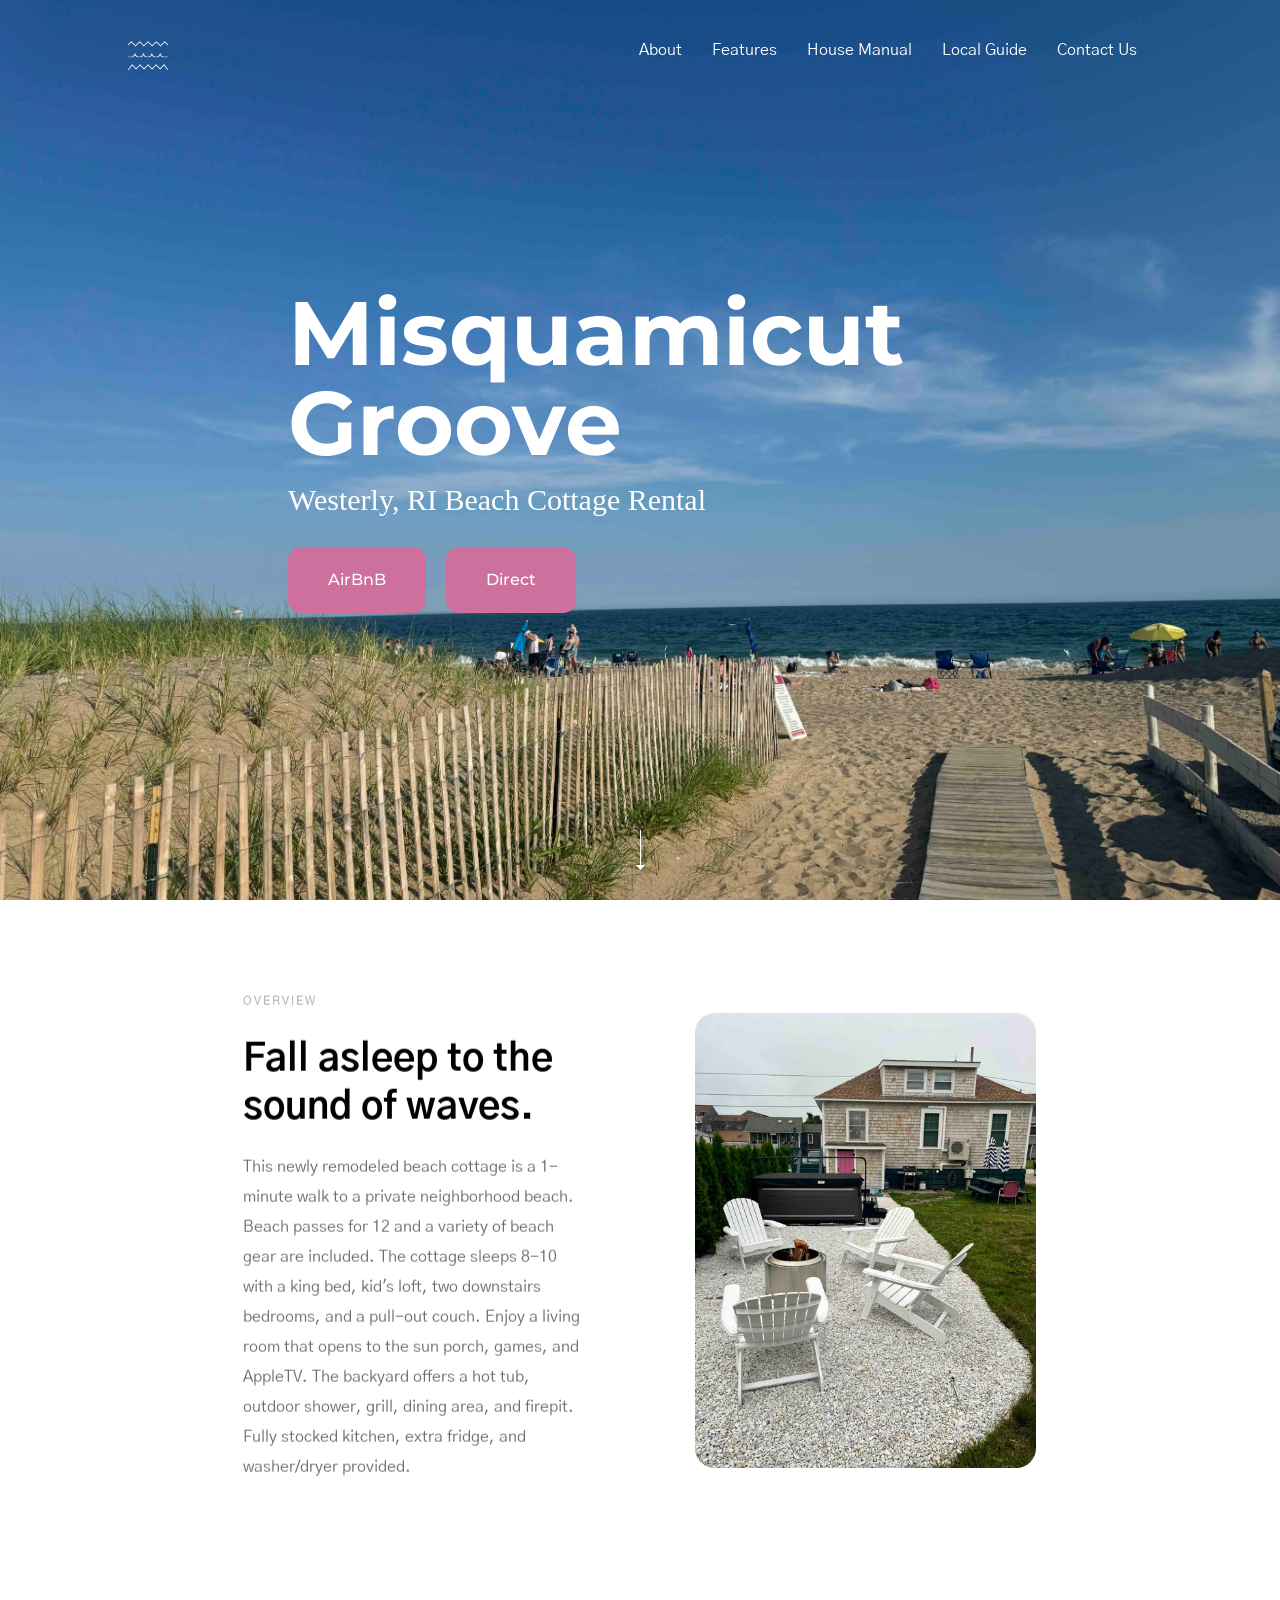
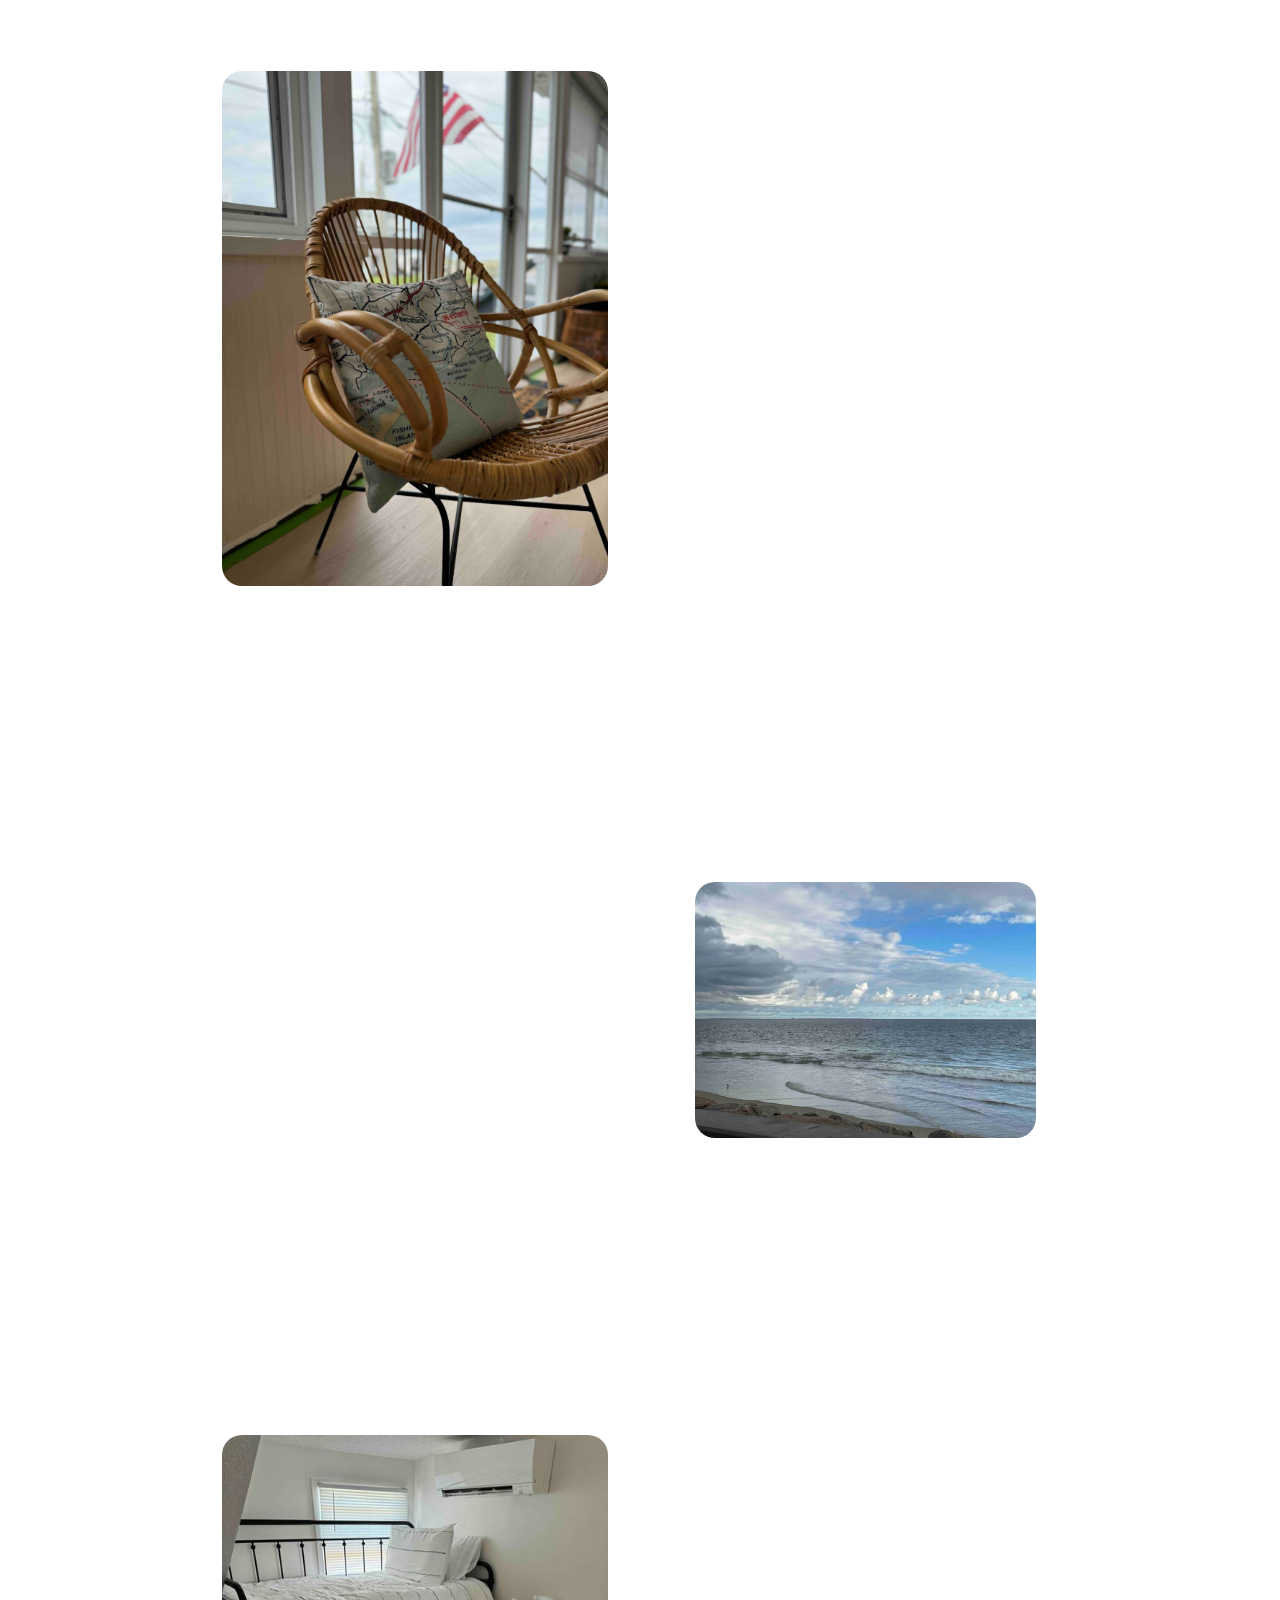
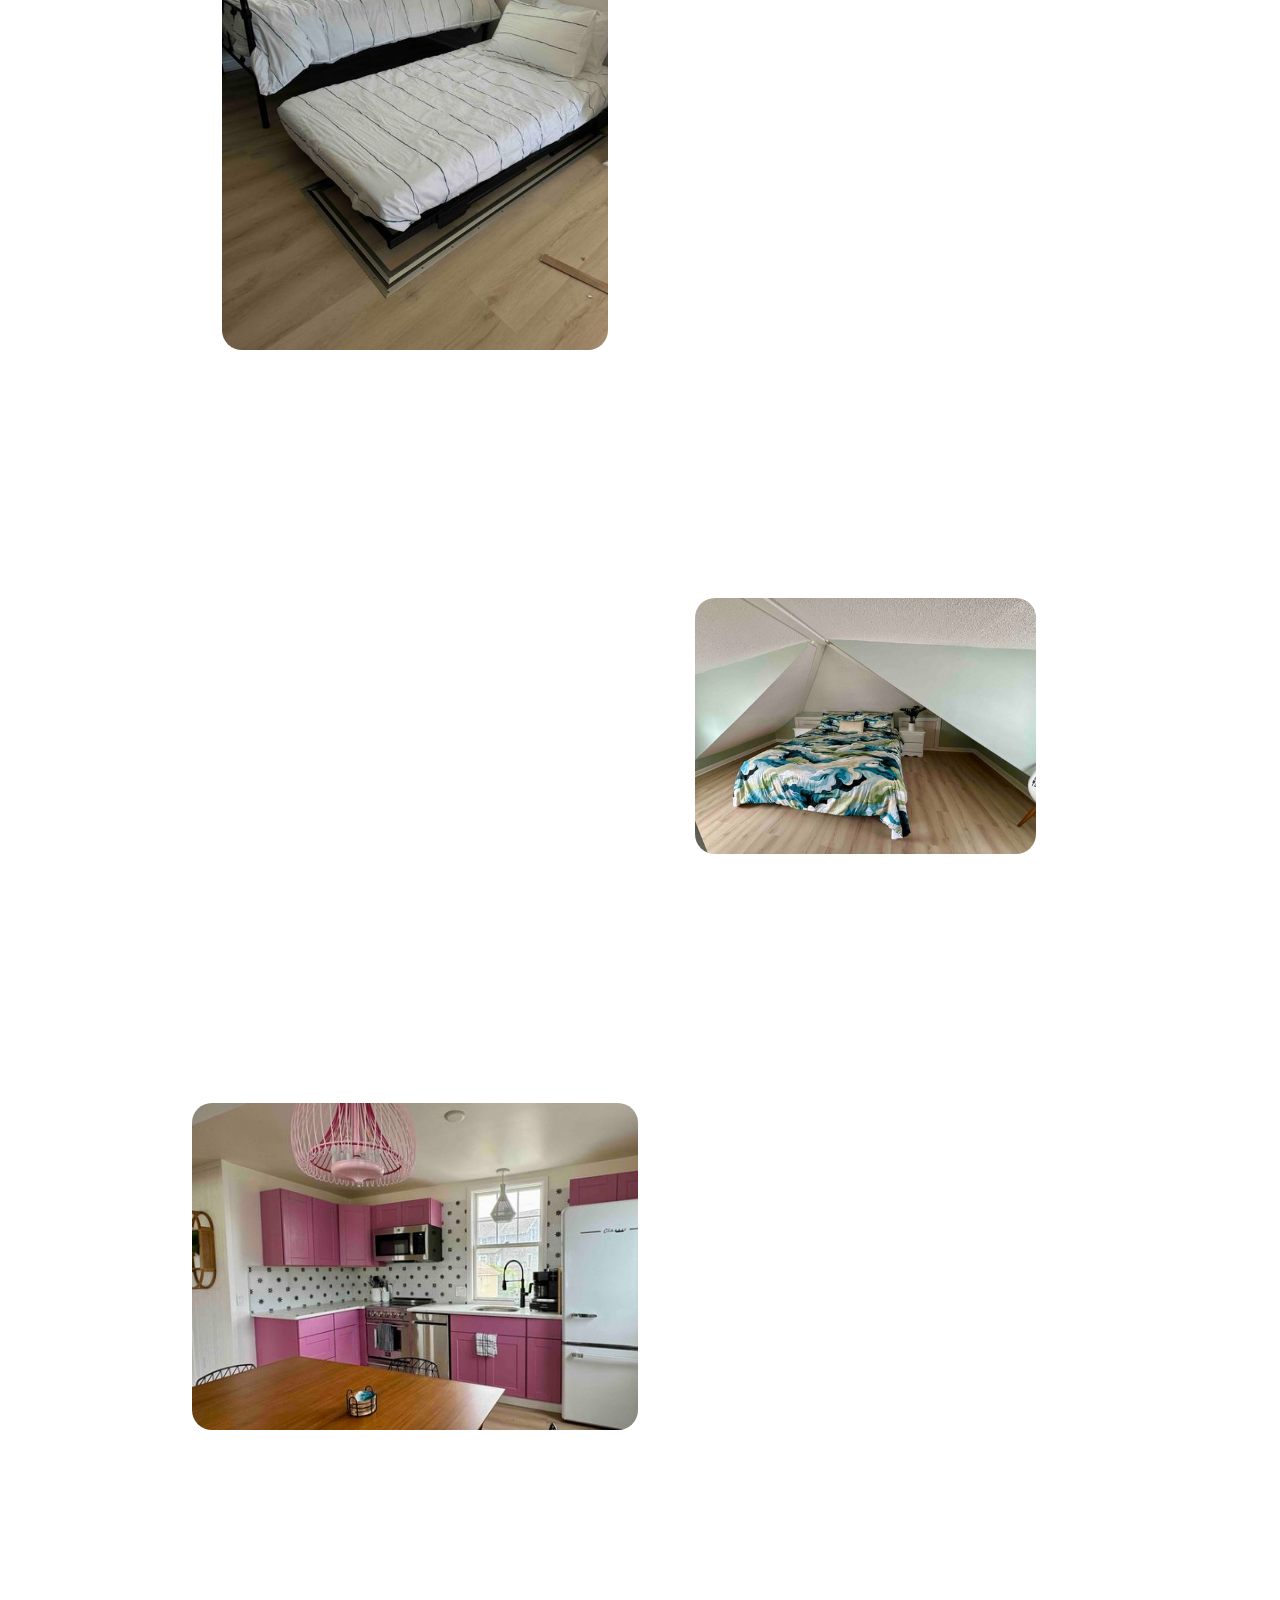
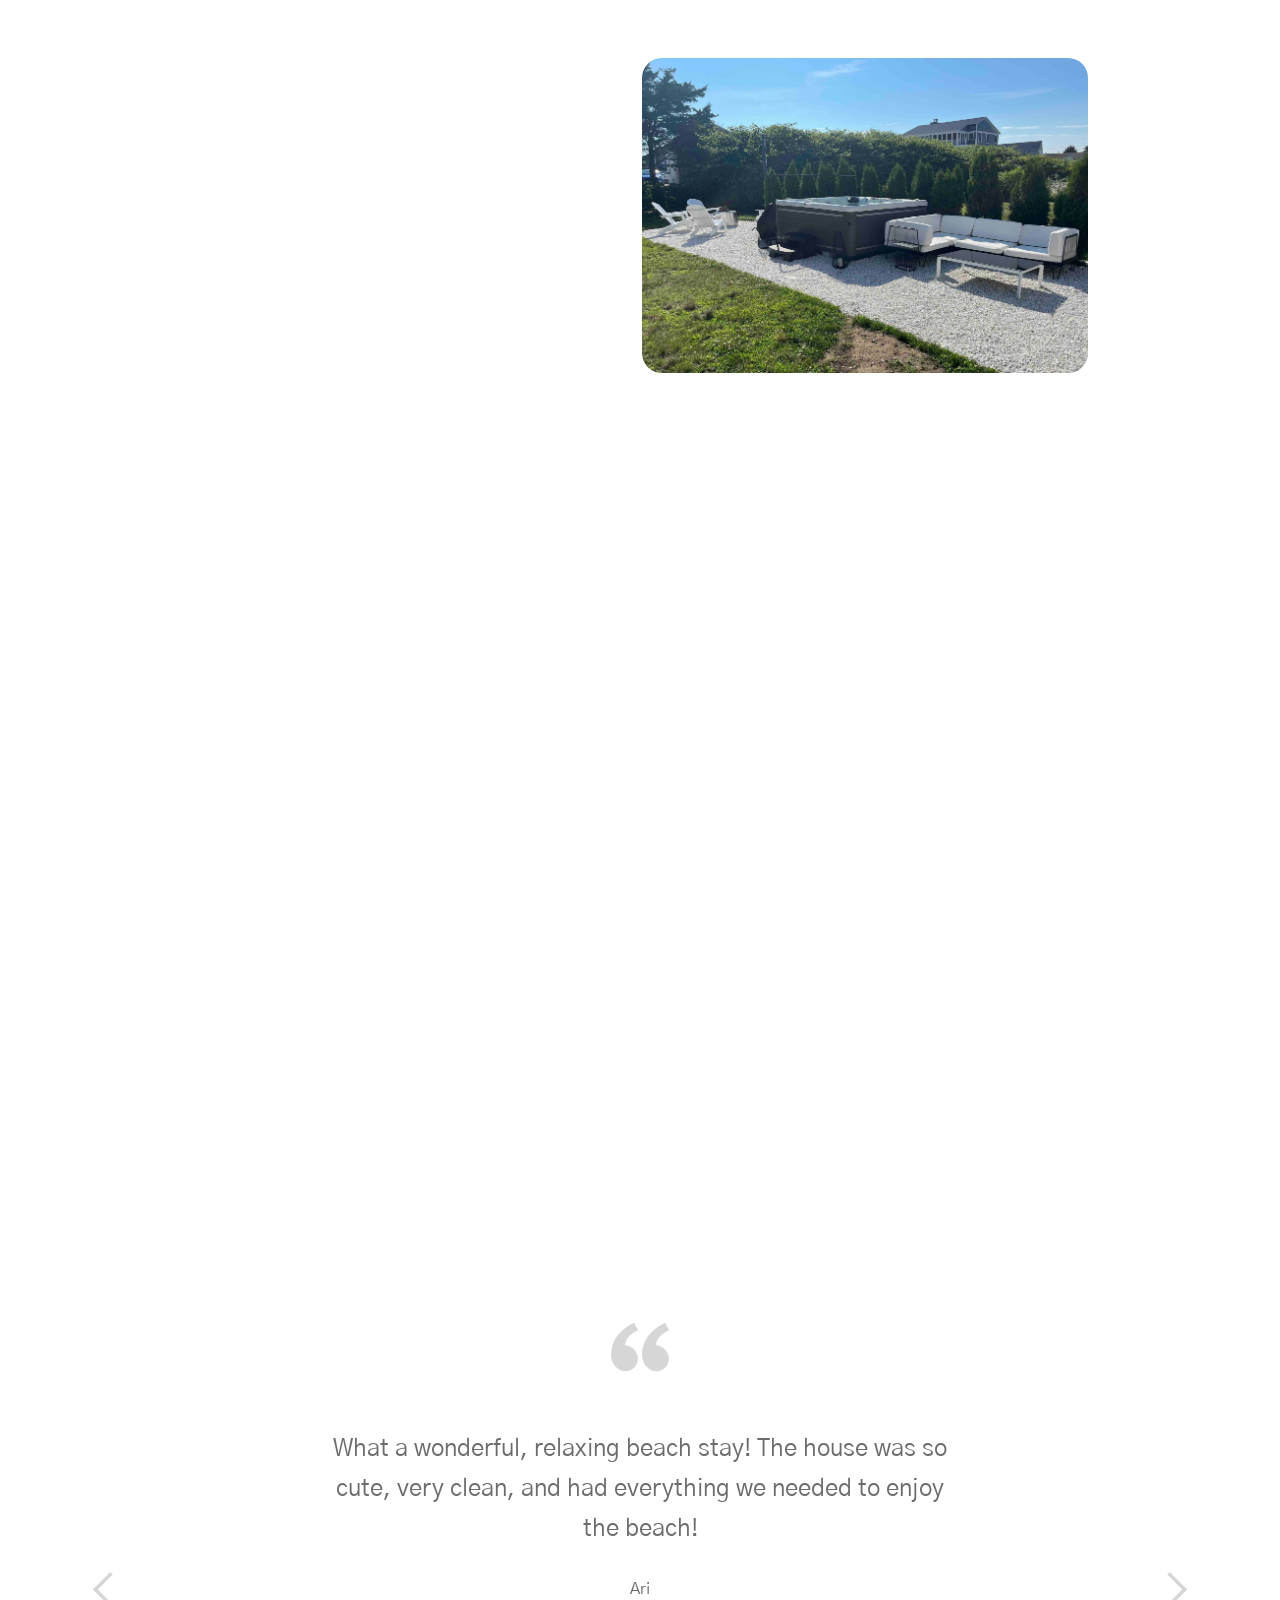
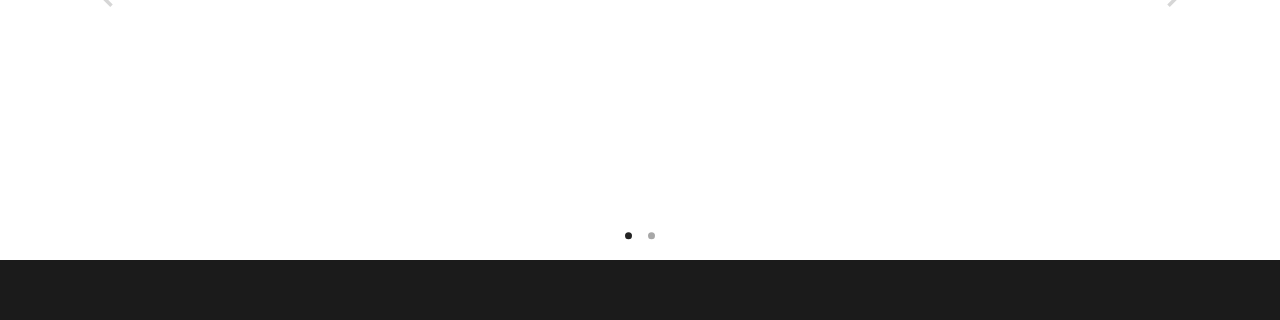
<file: index.html>
<!DOCTYPE html><!-- This site was created in Webflow. https://webflow.com --><!-- Last Published: Mon Oct 21 2024 23:02:49 GMT+0000 (Coordinated Universal Time) --><html data-wf-page="66914c943a919764c6e2f04b" data-wf-site="66914c943a919764c6e2f017"><head><meta charset="utf-8"/><link href="https://cdn.prod.website-files.com" rel="preconnect" crossorigin="anonymous"/><title>Misquamicut Groove – Westerly, RI Beach Cottage Rental</title><meta content="width=device-width, initial-scale=1" name="viewport"/><meta content="Webflow" name="generator"/><link href="/css/main.css" rel="stylesheet" type="text/css"/><link href="https://fonts.googleapis.com" rel="preconnect"/><link href="https://fonts.gstatic.com" rel="preconnect" crossorigin="anonymous"/><script src="/js/webfont.js" type="text/javascript"></script><script type="text/javascript">WebFont.load({  google: {    families: ["Montserrat:100,100italic,200,200italic,300,300italic,400,400italic,500,500italic,600,600italic,700,700italic,800,800italic,900,900italic","Gothic A1:300,regular,500,600,700,800","Dancing Script:400,700"]  }});</script><script type="text/javascript">!function(o,c){var n=c.documentElement,t=" w-mod-";n.className+=t+"js",("ontouchstart"in o||o.DocumentTouch&&c instanceof DocumentTouch)&&(n.className+=t+"touch")}(window,document);</script><link href="https://cdn.prod.website-files.com/img/favicon.ico" rel="shortcut icon" type="image/x-icon"/><link href="https://cdn.prod.website-files.com/img/webclip.png" rel="apple-touch-icon"/></head><body class="body"><div class="hero"><div data-collapse="medium" data-animation="default" data-duration="400" data-doc-height="1" data-easing="ease" data-easing2="ease" role="banner" class="nav w-nav"><div class="nav-inner"><div class="nav-logo-wrap"><a href="#" class="brand w-nav-brand"><img src="/images/66917cc6fcee62e718172e73_Misquamicut Groove Logo_Lines.png" width="40" alt="" sizes="40px" srcset="/images/66917cc6fcee62e718172e73_Misquamicut Groove Logo_Lines-p-500.png 500w, /images/66917cc6fcee62e718172e73_Misquamicut Groove Logo_Lines-p-800.png 800w, /images/66917cc6fcee62e718172e73_Misquamicut Groove Logo_Lines-p-1080.png 1080w, /images/66917cc6fcee62e718172e73_Misquamicut Groove Logo_Lines-p-1600.png 1600w, /images/66917cc6fcee62e718172e73_Misquamicut Groove Logo_Lines.png 2084w"/></a></div><div class="nav-menu-wrap"><nav role="navigation" class="nav-menu-2 w-nav-menu"><a href="#" class="nav-link w-nav-link">About</a><a href="#features" class="nav-link w-nav-link">Features</a><a href="/house-manual" class="nav-link w-nav-link">House Manual</a><a href="/local-guide" class="nav-link w-nav-link">Local Guide</a><a href="mailto:misquamicutgroove@gmail.com?subject=MG%20Website%20Inquiry" class="nav-link w-nav-link">Contact Us</a></nav><div class="menu-button w-nav-button"><div class="menu-icon w-icon-nav-menu"></div></div></div></div></div></div><div class="section center"><img src="/images/669151e259fc8bc2dd2055c1_MG Beach Small.jpg" loading="lazy" sizes="100vw" srcset="/images/669151e259fc8bc2dd2055c1_MG Beach Small-p-500.jpg 500w, /images/669151e259fc8bc2dd2055c1_MG Beach Small-p-800.jpg 800w, /images/669151e259fc8bc2dd2055c1_MG Beach Small-p-1080.jpg 1080w, /images/669151e259fc8bc2dd2055c1_MG Beach Small-p-1600.jpg 1600w, /images/669151e259fc8bc2dd2055c1_MG Beach Small-p-2000.jpg 2000w, /images/669151e259fc8bc2dd2055c1_MG Beach Small-p-2600.jpg 2600w, /images/669151e259fc8bc2dd2055c1_MG Beach Small.jpg 5258w" alt="" class="image-5"/><img src="/images/arrow.svg" alt="" class="arrow"/><div data-w-id="6b220cb1-4b9c-7fb0-75b9-53ff4a6c35a2" style="-webkit-transform:translate3d(0, 30PX, 0) scale3d(1, 1, 1) rotateX(0) rotateY(0) rotateZ(0) skew(0, 0);-moz-transform:translate3d(0, 30PX, 0) scale3d(1, 1, 1) rotateX(0) rotateY(0) rotateZ(0) skew(0, 0);-ms-transform:translate3d(0, 30PX, 0) scale3d(1, 1, 1) rotateX(0) rotateY(0) rotateZ(0) skew(0, 0);transform:translate3d(0, 30PX, 0) scale3d(1, 1, 1) rotateX(0) rotateY(0) rotateZ(0) skew(0, 0);opacity:0" class="hero-content"><h1 class="heading-3">Misquamicut Groove</h1><h3 class="hero-subhead">Westerly, RI Beach Cottage Rental</h3><a href="https://www.airbnb.com/rooms/1188469220045530517?source_impression_id=p3_1776966236_P37hTRVDD-fuEL9d" class="button w-button">AirBnB</a><a href="mailto:misquamicutgroove@gmail.com" class="button w-button">Direct</a></div></div><div class="section"><div id="features" class="feature-wrap"><div data-w-id="4593c4b7-56e8-060a-be57-648b0e08fc65" style="-webkit-transform:translate3d(0, 40PX, 0) scale3d(1, 1, 1) rotateX(0) rotateY(0) rotateZ(0) skew(0, 0);-moz-transform:translate3d(0, 40PX, 0) scale3d(1, 1, 1) rotateX(0) rotateY(0) rotateZ(0) skew(0, 0);-ms-transform:translate3d(0, 40PX, 0) scale3d(1, 1, 1) rotateX(0) rotateY(0) rotateZ(0) skew(0, 0);transform:translate3d(0, 40PX, 0) scale3d(1, 1, 1) rotateX(0) rotateY(0) rotateZ(0) skew(0, 0);opacity:0" class="feature-content"><div class="title">Overview</div><h2 class="black">Fall asleep to the sound of waves.</h2><p>This newly remodeled beach cottage is a 1-minute walk to a private neighborhood beach. Beach passes for 12 and a variety of beach gear are included. The cottage sleeps 8-10 with a king bed, kid&#x27;s loft, two downstairs bedrooms, and a pull-out couch. Enjoy a living room that opens to the sun porch, games, and AppleTV. The backyard offers a hot tub, outdoor shower, grill, dining area, and firepit. Fully stocked kitchen, extra fridge, and washer/dryer provided.</p></div><div class="feature-image"><img src="/images/6691599bfe61d2ff7febbb56_Yard.jpg" width="341" alt="" sizes="(max-width: 479px) 90vw, (max-width: 991px) 40vw, 25vw" srcset="/images/6691599bfe61d2ff7febbb56_Yard-p-500.jpg 500w, /images/6691599bfe61d2ff7febbb56_Yard-p-800.jpg 800w, /images/6691599bfe61d2ff7febbb56_Yard-p-1080.jpg 1080w, /images/6691599bfe61d2ff7febbb56_Yard.jpg 3024w" class="image-2"/></div></div><div class="feature-wrap reverse"><div data-w-id="cafe0045-d304-79d9-8f68-af3adaed06e9" style="-webkit-transform:translate3d(0, 40PX, 0) scale3d(1, 1, 1) rotateX(0) rotateY(0) rotateZ(0) skew(0, 0);-moz-transform:translate3d(0, 40PX, 0) scale3d(1, 1, 1) rotateX(0) rotateY(0) rotateZ(0) skew(0, 0);-ms-transform:translate3d(0, 40PX, 0) scale3d(1, 1, 1) rotateX(0) rotateY(0) rotateZ(0) skew(0, 0);transform:translate3d(0, 40PX, 0) scale3d(1, 1, 1) rotateX(0) rotateY(0) rotateZ(0) skew(0, 0);opacity:0" class="feature-content"><div class="title">Modern Comfort</div><h2 class="black-text">Newly Remodeled</h2><p>This adorable beach cottage has just been completely remodeled. It features a brand new mid-century modern kitchen, a new bath with a beautifully tiled shower, AC/heat throughout, and a backyard patio with a brand new hot tub!</p></div><div class="feature-image"><img src="/images/6691586bd57f045d53ecc548_Chair Westerly Pillow.jpg" width="386" alt="" sizes="(max-width: 479px) 90vw, (max-width: 991px) 40vw, 25vw" srcset="/images/6691586bd57f045d53ecc548_Chair Westerly Pillow-p-500.jpg 500w, /images/6691586bd57f045d53ecc548_Chair Westerly Pillow-p-800.jpg 800w, /images/6691586bd57f045d53ecc548_Chair Westerly Pillow-p-1080.jpg 1080w, /images/6691586bd57f045d53ecc548_Chair Westerly Pillow-p-1600.jpg 1600w, /images/6691586bd57f045d53ecc548_Chair Westerly Pillow-p-2000.jpg 2000w, /images/6691586bd57f045d53ecc548_Chair Westerly Pillow.jpg 4284w" class="image-2"/></div></div><div class="feature-wrap"><div data-w-id="88086931-0bbf-a2f5-1fc3-58d79ba19b7e" style="-webkit-transform:translate3d(0, 40PX, 0) scale3d(1, 1, 1) rotateX(0) rotateY(0) rotateZ(0) skew(0, 0);-moz-transform:translate3d(0, 40PX, 0) scale3d(1, 1, 1) rotateX(0) rotateY(0) rotateZ(0) skew(0, 0);-ms-transform:translate3d(0, 40PX, 0) scale3d(1, 1, 1) rotateX(0) rotateY(0) rotateZ(0) skew(0, 0);transform:translate3d(0, 40PX, 0) scale3d(1, 1, 1) rotateX(0) rotateY(0) rotateZ(0) skew(0, 0);opacity:0" class="feature-content"><div class="title">Beach Access</div><h2 class="black-text">Private Neighborhood Beach</h2><p>The best part is that the house is 70 yards (1 min walk) to the private neighborhood beach! The rental includes beach passes for up to 12 and all the beach gear you could need. The backyard shed has beach toys, 6 Tommy Bahama backpack cooler chairs, an additional small cooler, multiple beach mats and umbrellas, and a beach cart to make the short walk easier.</p></div><div class="feature-image"><img src="/images/6691599c61a5e0087c88c12c_beach.jpg" width="341" alt="" sizes="(max-width: 479px) 90vw, (max-width: 991px) 40vw, 25vw" srcset="/images/6691599c61a5e0087c88c12c_beach-p-500.jpg 500w, /images/6691599c61a5e0087c88c12c_beach-p-800.jpg 800w, /images/6691599c61a5e0087c88c12c_beach-p-1080.jpg 1080w, /images/6691599c61a5e0087c88c12c_beach-p-1600.jpg 1600w, /images/6691599c61a5e0087c88c12c_beach-p-2000.jpg 2000w, /images/6691599c61a5e0087c88c12c_beach.jpg 4032w" class="image-2"/></div></div><div class="feature-wrap reverse"><div data-w-id="842d80a5-7e7c-65b0-f302-68dd1b2d5d14" style="-webkit-transform:translate3d(0, 40PX, 0) scale3d(1, 1, 1) rotateX(0) rotateY(0) rotateZ(0) skew(0, 0);-moz-transform:translate3d(0, 40PX, 0) scale3d(1, 1, 1) rotateX(0) rotateY(0) rotateZ(0) skew(0, 0);-ms-transform:translate3d(0, 40PX, 0) scale3d(1, 1, 1) rotateX(0) rotateY(0) rotateZ(0) skew(0, 0);transform:translate3d(0, 40PX, 0) scale3d(1, 1, 1) rotateX(0) rotateY(0) rotateZ(0) skew(0, 0);opacity:0" class="feature-content"><div class="title">Sleeping</div><h2 class="black-text">Kid&#x27;s Paradise</h2><p>The cottage comfortably sleeps 8, but 10 can fit if using the pull-out couch. Upstairs, there is the primary bedroom with a king bed and a kid&#x27;s loft room with a twin trundle that can convert to a double. The kid&#x27;s loft has Nugget modular furniture that they can build into all sorts of fun configurations and a TV.</p></div><div class="feature-image"><img src="/images/669158cf6a808d35adc17474_IMG_2379.jpeg" width="386" alt="" sizes="(max-width: 479px) 90vw, (max-width: 991px) 40vw, 25vw" srcset="/images/669158cf6a808d35adc17474_IMG_2379-p-500.jpeg 500w, /images/669158cf6a808d35adc17474_IMG_2379-p-800.jpeg 800w, /images/669158cf6a808d35adc17474_IMG_2379-p-1080.jpeg 1080w, /images/669158cf6a808d35adc17474_IMG_2379-p-1600.jpeg 1600w, /images/669158cf6a808d35adc17474_IMG_2379-p-2000.jpeg 2000w, /images/669158cf6a808d35adc17474_IMG_2379.jpeg 4284w" class="image-2"/></div></div><div class="feature-wrap"><div data-w-id="2f1f76cf-495b-bd48-5c81-ce698dc2bb61" style="-webkit-transform:translate3d(0, 40PX, 0) scale3d(1, 1, 1) rotateX(0) rotateY(0) rotateZ(0) skew(0, 0);-moz-transform:translate3d(0, 40PX, 0) scale3d(1, 1, 1) rotateX(0) rotateY(0) rotateZ(0) skew(0, 0);-ms-transform:translate3d(0, 40PX, 0) scale3d(1, 1, 1) rotateX(0) rotateY(0) rotateZ(0) skew(0, 0);transform:translate3d(0, 40PX, 0) scale3d(1, 1, 1) rotateX(0) rotateY(0) rotateZ(0) skew(0, 0);opacity:0" class="feature-content"><div class="title">Beach Access</div><h2 class="black-text">Sleep Tight</h2><p>The downstairs includes two bedrooms (one queen and one full), a spacious living room, and a sun porch that can be opened entirely to the living room. The living area is stocked with games and Apple TV (with guest access to YouTube, Netflix, and Max). You can also log in to any other streaming service with your credentials. An extra fridge is on the sun porch as well.</p></div><div class="feature-image"><img src="/images/6691586b72f9c211dc27bf0d_Primary.jpg" width="341" alt="" sizes="(max-width: 479px) 90vw, (max-width: 991px) 40vw, 25vw" srcset="/images/6691586b72f9c211dc27bf0d_Primary-p-500.jpg 500w, /images/6691586b72f9c211dc27bf0d_Primary-p-800.jpg 800w, /images/6691586b72f9c211dc27bf0d_Primary-p-1080.jpg 1080w, /images/6691586b72f9c211dc27bf0d_Primary-p-1600.jpg 1600w, /images/6691586b72f9c211dc27bf0d_Primary-p-2000.jpg 2000w, /images/6691586b72f9c211dc27bf0d_Primary.jpg 4032w" class="image-2"/></div></div><div class="feature-wrap reverse"><div data-w-id="d79d0682-95d0-be91-6539-b82f492963f4" style="-webkit-transform:translate3d(0, 40PX, 0) scale3d(1, 1, 1) rotateX(0) rotateY(0) rotateZ(0) skew(0, 0);-moz-transform:translate3d(0, 40PX, 0) scale3d(1, 1, 1) rotateX(0) rotateY(0) rotateZ(0) skew(0, 0);-ms-transform:translate3d(0, 40PX, 0) scale3d(1, 1, 1) rotateX(0) rotateY(0) rotateZ(0) skew(0, 0);transform:translate3d(0, 40PX, 0) scale3d(1, 1, 1) rotateX(0) rotateY(0) rotateZ(0) skew(0, 0);opacity:0" class="feature-content"><div class="title">Fully Stocked</div><h2 class="black-text">Chef&#x27;s Kiss</h2><p>The brand-new kitchen has granite countertops and an adorable retro-looking fridge. It is fully stocked with pots and pans, knives, cooking utensils, and basic pantry items like spices, olive oil, salt/pepper, etc. We also leave basic condiments in the fridge.</p></div><div class="feature-image"><img src="/images/6691586a9d9587b8f674cc12_Kitchen.jpg" width="519" alt="" sizes="(max-width: 479px) 90vw, (max-width: 767px) 40vw, (max-width: 991px) 45vw, 25vw" srcset="/images/6691586a9d9587b8f674cc12_Kitchen-p-500.jpg 500w, /images/6691586a9d9587b8f674cc12_Kitchen-p-800.jpg 800w, /images/6691586a9d9587b8f674cc12_Kitchen-p-1080.jpg 1080w, /images/6691586a9d9587b8f674cc12_Kitchen-p-1600.jpg 1600w, /images/6691586a9d9587b8f674cc12_Kitchen.jpg 3483w" class="image-2"/></div></div><div id="how-to-use" class="feature-wrap"><div data-w-id="0585a81c-ee42-8b56-bc8e-bd582946320a" style="-webkit-transform:translate3d(0, 40PX, 0) scale3d(1, 1, 1) rotateX(0) rotateY(0) rotateZ(0) skew(0, 0);-moz-transform:translate3d(0, 40PX, 0) scale3d(1, 1, 1) rotateX(0) rotateY(0) rotateZ(0) skew(0, 0);-ms-transform:translate3d(0, 40PX, 0) scale3d(1, 1, 1) rotateX(0) rotateY(0) rotateZ(0) skew(0, 0);transform:translate3d(0, 40PX, 0) scale3d(1, 1, 1) rotateX(0) rotateY(0) rotateZ(0) skew(0, 0);opacity:0" class="feature-content"><div class="title">Backyard Bliss</div><h2 class="black-text">Post Beach Hangout</h2><p>The backyard is a great hangout spot after a day at the beach. Rinse the sand off in the outdoor shower and then soak in the large brand-new hot tub. Grill out on the Weber grill and have a large family dinner under the umbrellas at the oversized dining table. Relax in the Adirondacks while enjoying a bonfire in the Solo Stove Yukon firepit.</p></div><div class="feature-image"><img src="/images/66915a46c15c24279cbe65bc_yard 2.jpg" width="519" alt="" sizes="(max-width: 479px) 90vw, (max-width: 767px) 40vw, (max-width: 991px) 45vw, 25vw" srcset="/images/66915a46c15c24279cbe65bc_yard 2-p-500.jpg 500w, /images/66915a46c15c24279cbe65bc_yard 2-p-800.jpg 800w, /images/66915a46c15c24279cbe65bc_yard 2-p-1080.jpg 1080w, /images/66915a46c15c24279cbe65bc_yard 2-p-1600.jpg 1600w, /images/66915a46c15c24279cbe65bc_yard 2.jpg 3625w" class="image-2"/></div></div><div style="padding-top:56.17021276595745%" class="w-video w-embed"><iframe class="embedly-embed" src="//cdn.embedly.com/widgets/media.html?src=https%3A%2F%2Fwww.youtube.com%2Fembed%2FqU4wkglHc3w&display_name=YouTube&url=https%3A%2F%2Fwww.youtube.com%2Fwatch%3Fv%3DqU4wkglHc3w&key=c4e54deccf4d4ec997a64902e9a30300&type=text%2Fhtml&schema=google" width="940" height="528" scrolling="no" allowfullscreen title="Misquamicut Groove Full Walkthrough"></iframe></div><div data-delay="4000" data-animation="slide" class="quote-slider w-slider" data-autoplay="false" data-easing="ease" style="-webkit-transform:translate3d(0, 40PX, 0) scale3d(1, 1, 1) rotateX(0) rotateY(0) rotateZ(0) skew(0, 0);-moz-transform:translate3d(0, 40PX, 0) scale3d(1, 1, 1) rotateX(0) rotateY(0) rotateZ(0) skew(0, 0);-ms-transform:translate3d(0, 40PX, 0) scale3d(1, 1, 1) rotateX(0) rotateY(0) rotateZ(0) skew(0, 0);transform:translate3d(0, 40PX, 0) scale3d(1, 1, 1) rotateX(0) rotateY(0) rotateZ(0) skew(0, 0);opacity:0" data-hide-arrows="false" data-disable-swipe="false" data-w-id="321c18fb-db93-7e62-3afc-4dab2862f5d4" data-autoplay-limit="0" data-nav-spacing="8" data-duration="500" data-infinite="true"><div class="w-slider-mask"><div class="w-slide"><div class="quote-wrap"><img src="/images/quotation.svg" width="58" alt="" class="quote-icon"/><h3>What a wonderful, relaxing beach stay! The house was so cute, very clean, and had everything we needed to enjoy the beach!</h3><div class="quote-attribution"><p>Ari</p></div></div></div><div class="w-slide"><div class="quote-wrap"><img src="/images/quotation.svg" width="58" alt="" class="quote-icon"/><h3>The hot tub and fire pit were so perfect after a long day at the beach with the kids. Misquamicut is a great, walkable beach town. Perfect for our family.</h3><div class="quote-attribution"><p>Craig</p></div></div></div></div><div class="left-arrow w-slider-arrow-left"><div class="slider-arrow w-icon-slider-left"></div></div><div class="right-arrow w-slider-arrow-right"><div class="slider-arrow w-icon-slider-right"></div></div><div class="slide-nav w-slider-nav w-slider-nav-invert w-round"></div></div></div><div class="footer"><div class="wrap"></div></div><script src="/js/jquery.min.js" type="text/javascript" crossorigin="anonymous"></script><script src="/js/webflow.js" type="text/javascript"></script></body></html>
</file>
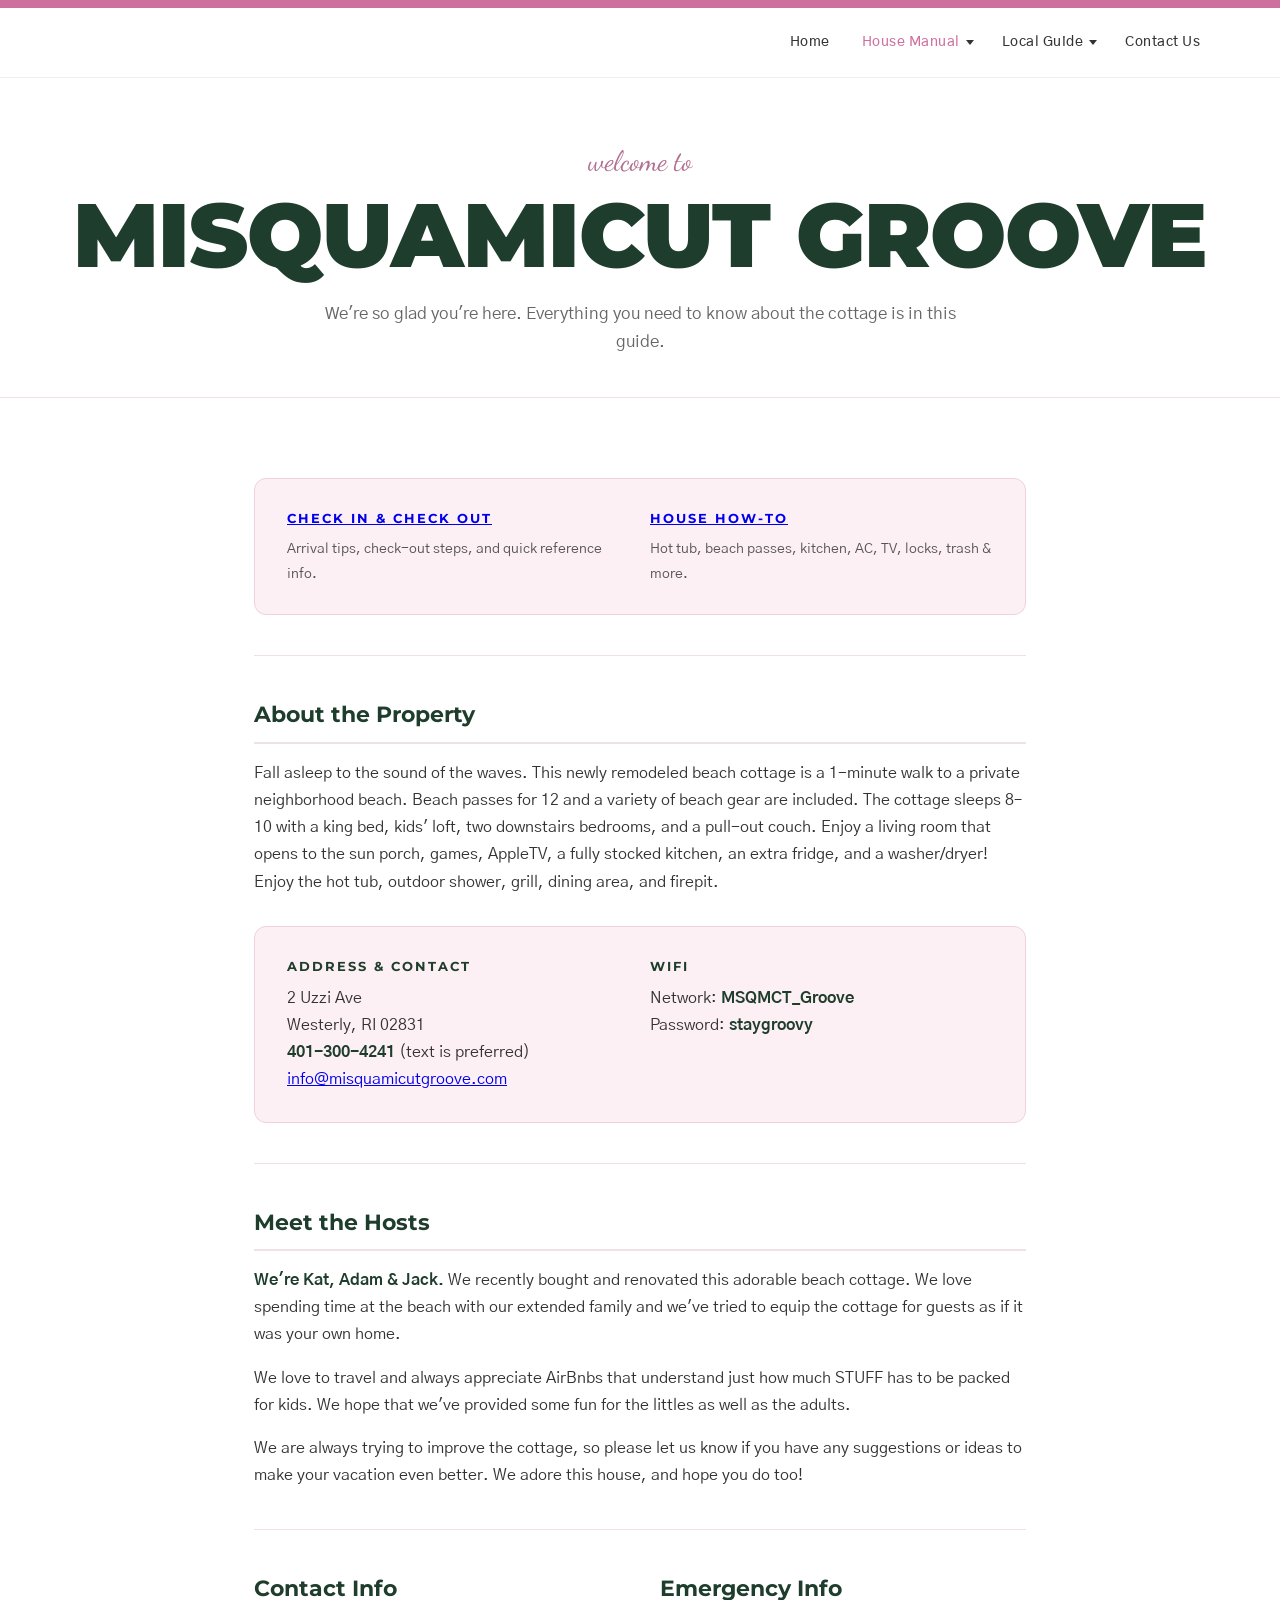
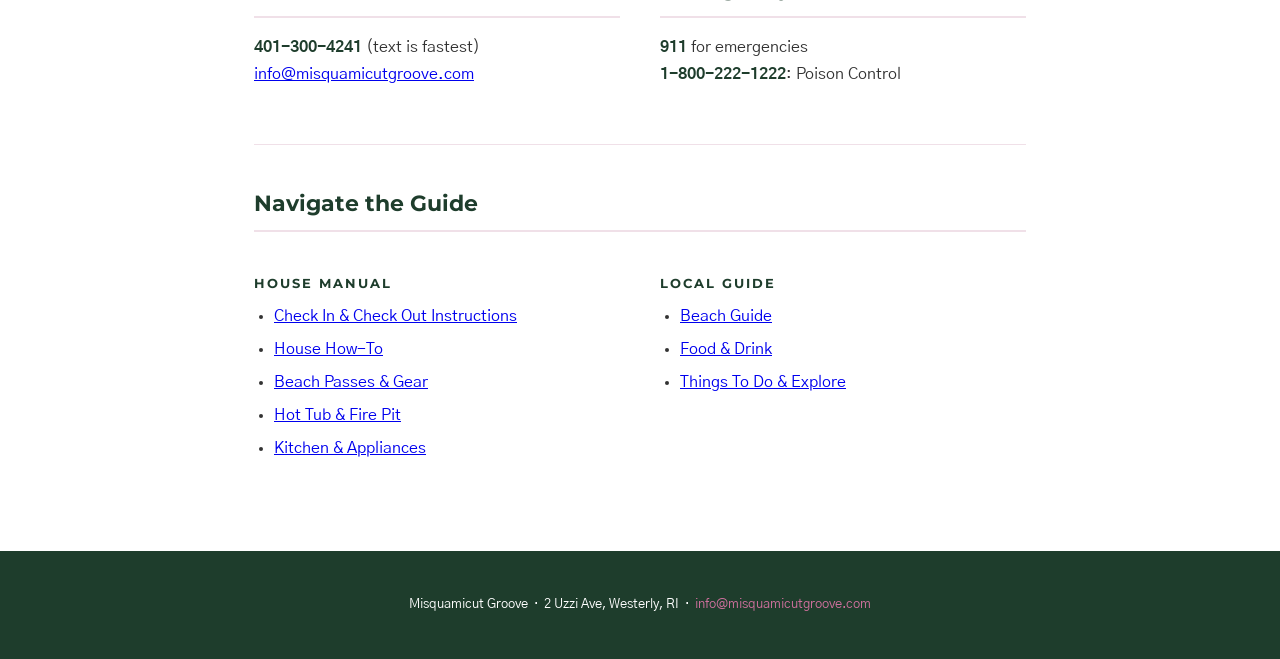
<file: house-manual/index.html>
<!DOCTYPE html>
<html lang="en">
<head>
  <meta charset="UTF-8">
  <meta name="viewport" content="width=device-width, initial-scale=1.0">
  <title>House Manual – Misquamicut Groove</title>
  <link href="https://fonts.googleapis.com" rel="preconnect">
  <link href="https://fonts.gstatic.com" rel="preconnect" crossorigin>
  <link href="https://fonts.googleapis.com/css2?family=Dancing+Script:wght@400;700&family=Gothic+A1:wght@300;400;500;600;700;800&family=Montserrat:wght@400;500;600;700;800;900&display=swap" rel="stylesheet">
  <link rel="stylesheet" href="/css/shared.css">
  <script src="/scripts/nav.js" defer></script>
</head>
<body>

<div class="pink-bar"></div>

<nav class="page-nav">
  <a class="nav-logo" href="/">
    <img src="/images/66917cc6fcee62e718172e73_Misquamicut Groove Logo_Lines.png" alt="Misquamicut Groove">
  </a>
  <div class="nav-links">
    <a href="/">Home</a>
    <div class="nav-dropdown">
      <a href="/house-manual" class="active">House Manual</a>
      <button type="button" class="nav-caret" aria-label="Show House Manual pages" aria-haspopup="true" aria-expanded="false"></button>
      <div class="nav-menu">
        <a href="/house-manual/instructions">Check In &amp; Check Out</a>
        <a href="/house-manual/house-rules">House How-To</a>
      </div>
    </div>
    <div class="nav-dropdown">
      <a href="/local-guide">Local Guide</a>
      <button type="button" class="nav-caret" aria-label="Show Local Guide pages" aria-haspopup="true" aria-expanded="false"></button>
      <div class="nav-menu">
        <a href="/local-guide/beach">Beach Guide</a>
        <a href="/local-guide/food-drink">Food &amp; Drink</a>
        <a href="/local-guide/explore">Explore</a>
        <a href="/local-guide/misc">Misc &amp; Useful</a>
      </div>
    </div>
    <a href="mailto:misquamicutgroove@gmail.com">Contact Us</a>
  </div>
</nav>

<div class="page-header">
  <span class="script">welcome to</span>
  <h1>MISQUAMICUT GROOVE</h1>
  <p class="intro">We're so glad you're here. Everything you need to know about the cottage is in this guide.</p>
</div>

<div class="page-content">

  <!-- Sub-page nav -->
  <div class="info-card" style="margin-bottom:2rem;">
    <div class="two-col">
      <div>
        <h3 style="margin-top:0;"><a href="/house-manual/instructions">Check In &amp; Check Out</a></h3>
        <p style="margin:0;font-size:0.9rem;color:#555;">Arrival tips, check-out steps, and quick reference info.</p>
      </div>
      <div>
        <h3 style="margin-top:0;"><a href="/house-manual/house-rules">House How-To</a></h3>
        <p style="margin:0;font-size:0.9rem;color:#555;">Hot tub, beach passes, kitchen, AC, TV, locks, trash &amp; more.</p>
      </div>
    </div>
  </div>

  <hr class="divider">

  <!-- About the Property -->
  <h2>About the Property</h2>
  <p>Fall asleep to the sound of the waves. This newly remodeled beach cottage is a 1-minute walk to a private neighborhood beach. Beach passes for 12 and a variety of beach gear are included. The cottage sleeps 8–10 with a king bed, kids' loft, two downstairs bedrooms, and a pull-out couch. Enjoy a living room that opens to the sun porch, games, AppleTV, a fully stocked kitchen, an extra fridge, and a washer/dryer! Enjoy the hot tub, outdoor shower, grill, dining area, and firepit.</p>

  <!-- Address & WiFi -->
  <div class="info-card">
    <div class="two-col">
      <div>
        <h3>Address &amp; Contact</h3>
        <p style="margin:0">
          2 Uzzi Ave<br>
          Westerly, RI 02831<br>
          <strong>401-300-4241</strong> (text is preferred)<br>
          <a href="mailto:info@misquamicutgroove.com">info@misquamicutgroove.com</a>
        </p>
      </div>
      <div>
        <h3>WiFi</h3>
        <p style="margin:0">
          Network: <strong>MSQMCT_Groove</strong><br>
          Password: <strong>staygroovy</strong>
        </p>
      </div>
    </div>
  </div>

  <hr class="divider">

  <!-- Meet the Hosts -->
  <h2>Meet the Hosts</h2>
  <p><strong>We're Kat, Adam &amp; Jack.</strong> We recently bought and renovated this adorable beach cottage. We love spending time at the beach with our extended family and we've tried to equip the cottage for guests as if it was your own home.</p>
  <p>We love to travel and always appreciate AirBnbs that understand just how much STUFF has to be packed for kids. We hope that we've provided some fun for the littles as well as the adults.</p>
  <p>We are always trying to improve the cottage, so please let us know if you have any suggestions or ideas to make your vacation even better. We adore this house, and hope you do too!</p>

  <hr class="divider">

  <!-- Contact & Emergency -->
  <div class="two-col">
    <div>
      <h2>Contact Info</h2>
      <p>
        <strong>401-300-4241</strong> (text is fastest)<br>
        <a href="mailto:info@misquamicutgroove.com">info@misquamicutgroove.com</a>
      </p>
    </div>
    <div>
      <h2>Emergency Info</h2>
      <p>
        <strong>911</strong> for emergencies<br>
        <strong>1-800-222-1222</strong>: Poison Control
      </p>
    </div>
  </div>

  <hr class="divider">

  <!-- Quick links -->
  <h2>Navigate the Guide</h2>
  <div class="two-col">
    <div>
      <h3>House Manual</h3>
      <ul>
        <li><a href="/house-manual/instructions">Check In &amp; Check Out Instructions</a></li>
        <li><a href="/house-manual/house-rules">House How-To</a></li>
        <li><a href="/house-manual/house-rules#beach">Beach Passes &amp; Gear</a></li>
        <li><a href="/house-manual/house-rules#hot-tub">Hot Tub &amp; Fire Pit</a></li>
        <li><a href="/house-manual/house-rules#kitchen">Kitchen &amp; Appliances</a></li>
      </ul>
    </div>
    <div>
      <h3>Local Guide</h3>
      <ul>
        <li><a href="/local-guide/beach">Beach Guide</a></li>
        <li><a href="/local-guide/food-drink">Food &amp; Drink</a></li>
        <li><a href="/local-guide/explore">Things To Do &amp; Explore</a></li>
      </ul>
    </div>
  </div>

</div>

<footer class="page-footer">
  <p>Misquamicut Groove &nbsp;·&nbsp; 2 Uzzi Ave, Westerly, RI &nbsp;·&nbsp; <a href="mailto:info@misquamicutgroove.com">info@misquamicutgroove.com</a></p>
</footer>

</body>
</html>
</file>
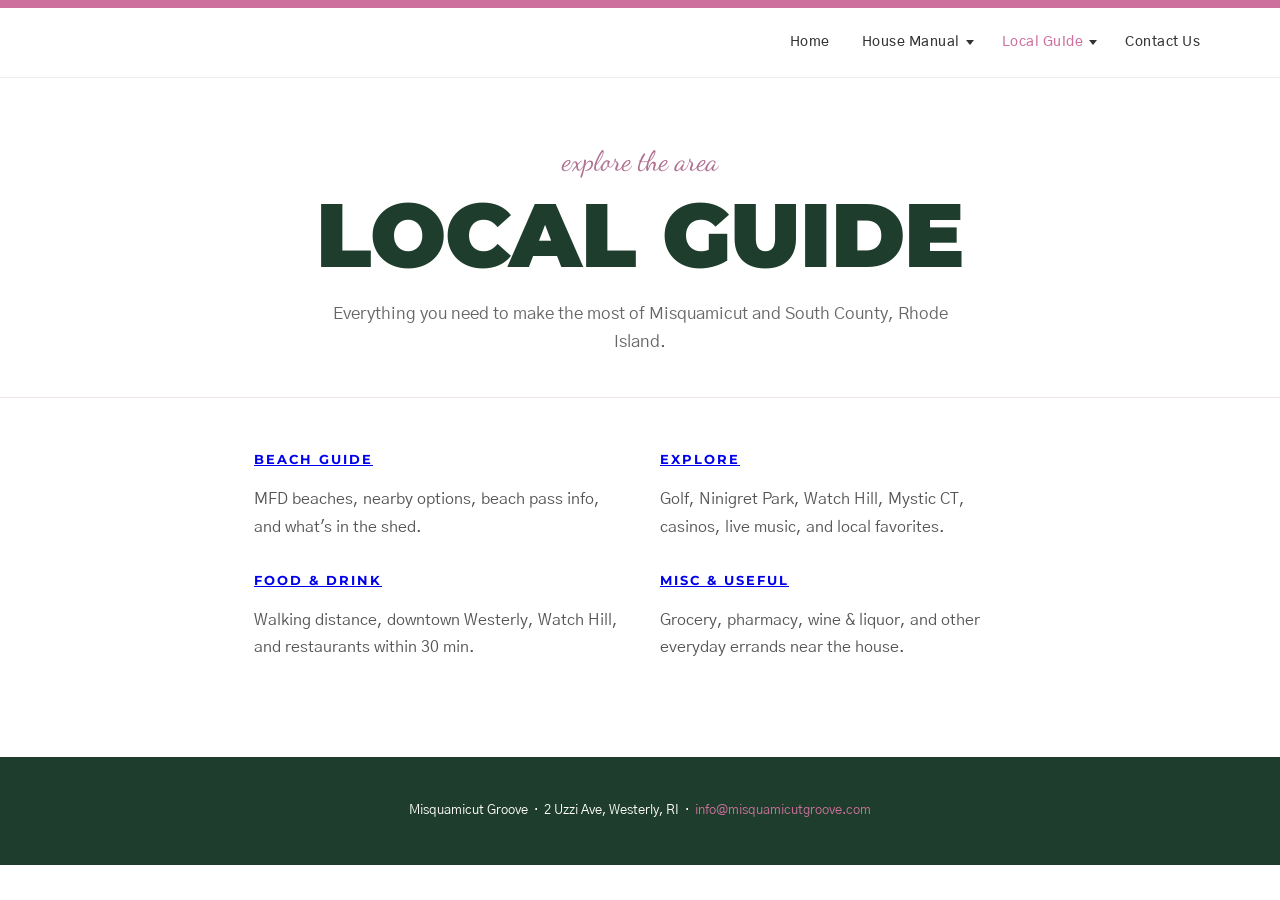
<file: local-guide/index.html>
<!DOCTYPE html>
<html lang="en">
<head>
  <meta charset="UTF-8">
  <meta name="viewport" content="width=device-width, initial-scale=1.0">
  <title>Local Guide – Misquamicut Groove</title>
  <link href="https://fonts.googleapis.com/css2?family=Dancing+Script:wght@400;700&family=Gothic+A1:wght@300;400;500;600;700;800&family=Montserrat:wght@400;500;600;700;800;900&display=swap" rel="stylesheet">
  <link rel="stylesheet" href="/css/shared.css">
  <script src="/scripts/nav.js" defer></script>
</head>
<body>

<div class="pink-bar"></div>

<nav class="page-nav">
  <a class="nav-logo" href="/">
    <img src="/images/66917cc6fcee62e718172e73_Misquamicut Groove Logo_Lines.png" alt="Misquamicut Groove">
  </a>
  <div class="nav-links">
    <a href="/">Home</a>
    <div class="nav-dropdown">
      <a href="/house-manual">House Manual</a>
      <button type="button" class="nav-caret" aria-label="Show House Manual pages" aria-haspopup="true" aria-expanded="false"></button>
      <div class="nav-menu">
        <a href="/house-manual/instructions">Check In &amp; Check Out</a>
        <a href="/house-manual/house-rules">House How-To</a>
      </div>
    </div>
    <div class="nav-dropdown">
      <a href="/local-guide" class="active">Local Guide</a>
      <button type="button" class="nav-caret" aria-label="Show Local Guide pages" aria-haspopup="true" aria-expanded="false"></button>
      <div class="nav-menu">
        <a href="/local-guide/beach">Beach Guide</a>
        <a href="/local-guide/food-drink">Food &amp; Drink</a>
        <a href="/local-guide/explore">Explore</a>
        <a href="/local-guide/misc">Misc &amp; Useful</a>
      </div>
    </div>
    <a href="mailto:misquamicutgroove@gmail.com">Contact Us</a>
  </div>
</nav>

<div class="page-header">
  <span class="script">explore the area</span>
  <h1>LOCAL GUIDE</h1>
  <p class="intro">Everything you need to make the most of Misquamicut and South County, Rhode Island.</p>
</div>

<div class="page-content">

  <div class="two-col">

    <div>
      <h3 style="margin-top:0;"><a href="/local-guide/beach">Beach Guide</a></h3>
      <p style="color:#555;">MFD beaches, nearby options, beach pass info, and what's in the shed.</p>

      <h3><a href="/local-guide/food-drink">Food &amp; Drink</a></h3>
      <p style="color:#555;">Walking distance, downtown Westerly, Watch Hill, and restaurants within 30 min.</p>
    </div>

    <div>
      <h3 style="margin-top:0;"><a href="/local-guide/explore">Explore</a></h3>
      <p style="color:#555;">Golf, Ninigret Park, Watch Hill, Mystic CT, casinos, live music, and local favorites.</p>

      <h3><a href="/local-guide/misc">Misc &amp; Useful</a></h3>
      <p style="color:#555;">Grocery, pharmacy, wine &amp; liquor, and other everyday errands near the house.</p>
    </div>

  </div>

</div>

<footer class="page-footer">
  <p>Misquamicut Groove &nbsp;·&nbsp; 2 Uzzi Ave, Westerly, RI &nbsp;·&nbsp; <a href="mailto:info@misquamicutgroove.com">info@misquamicutgroove.com</a></p>
</footer>

</body>
</html>
</file>
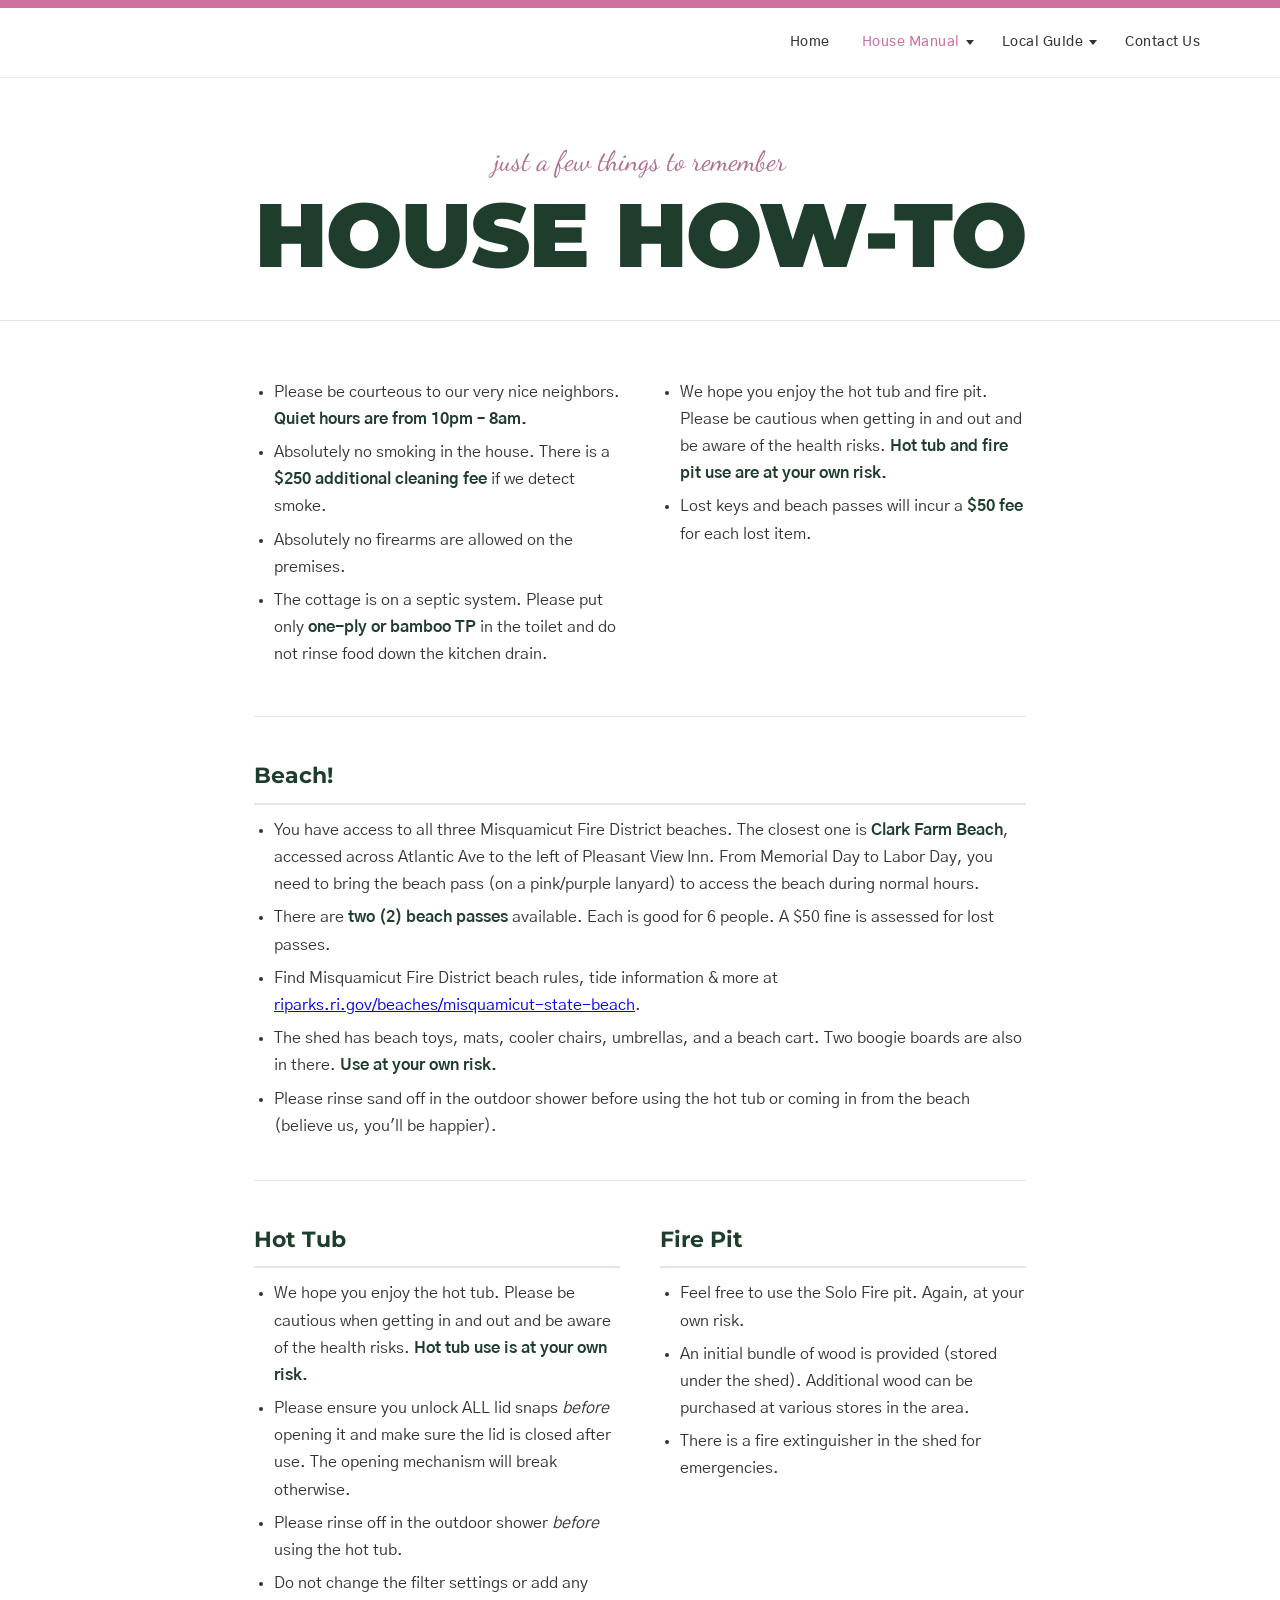
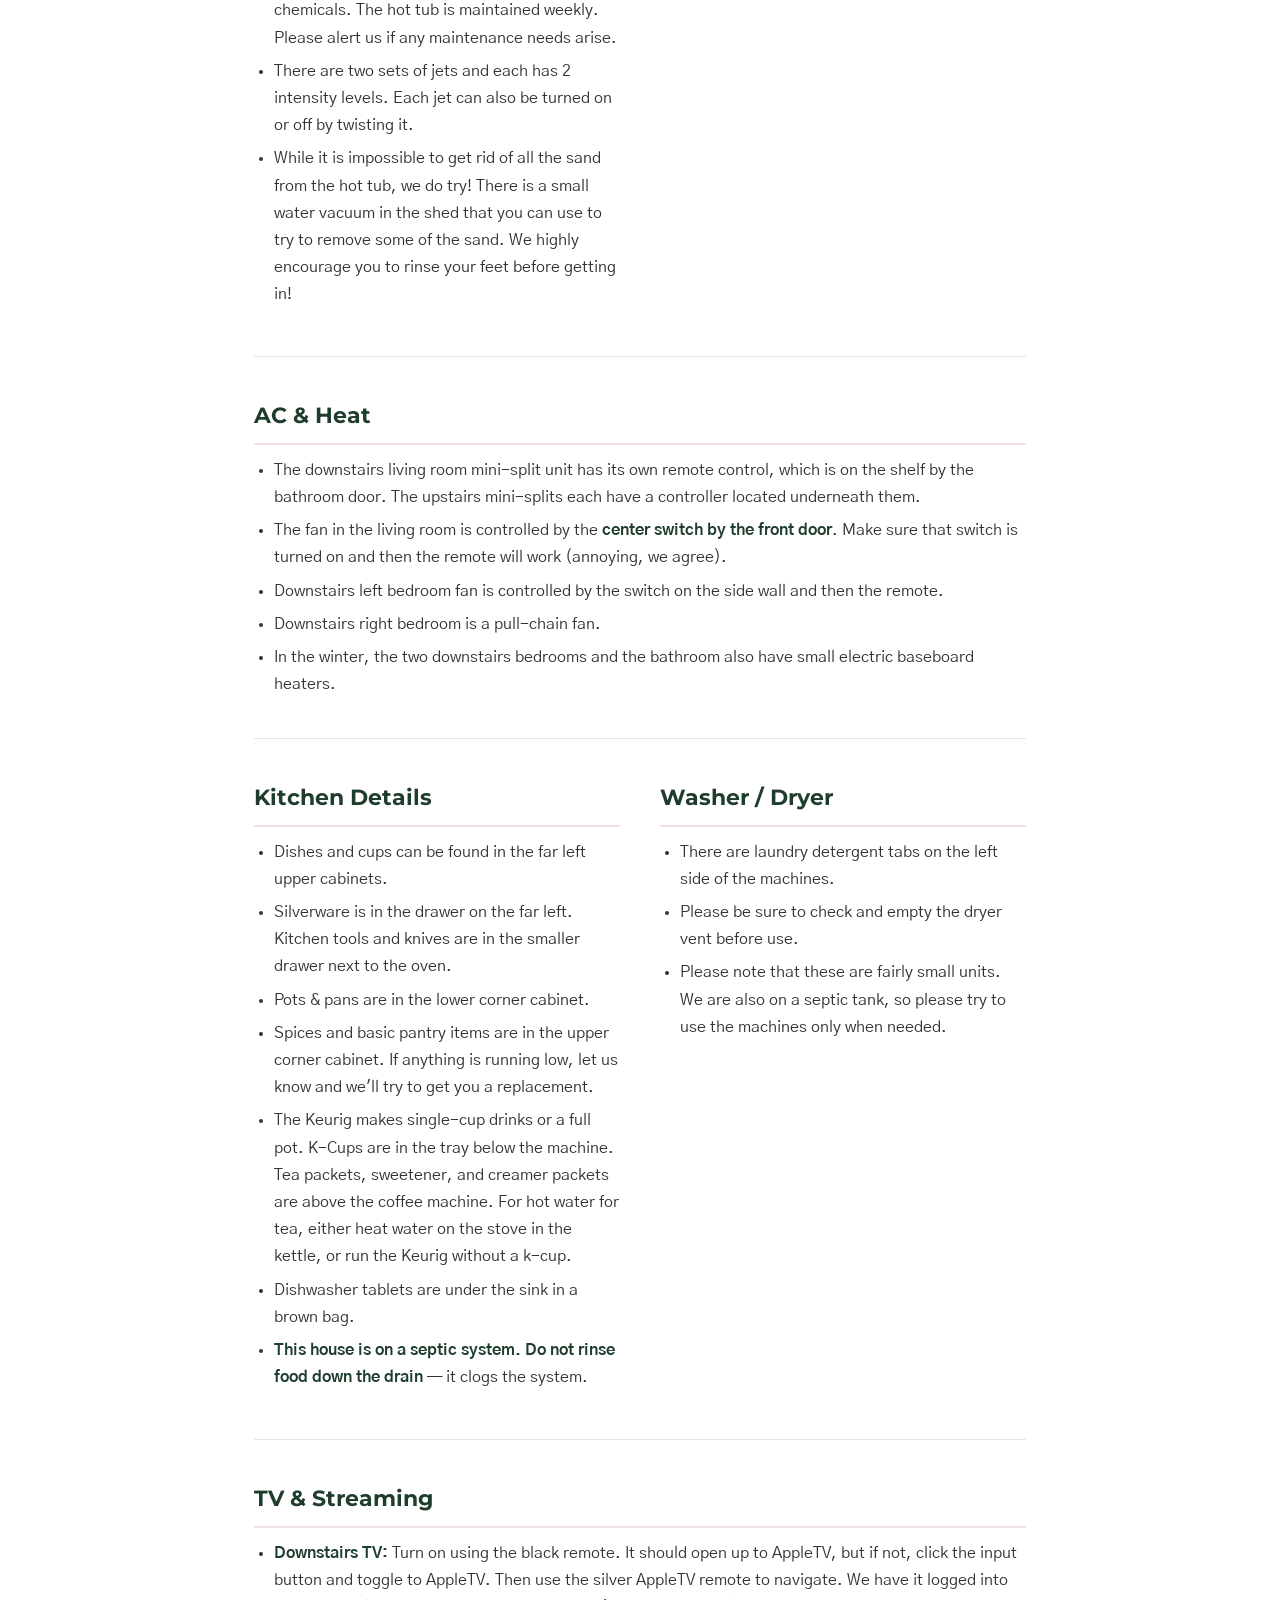
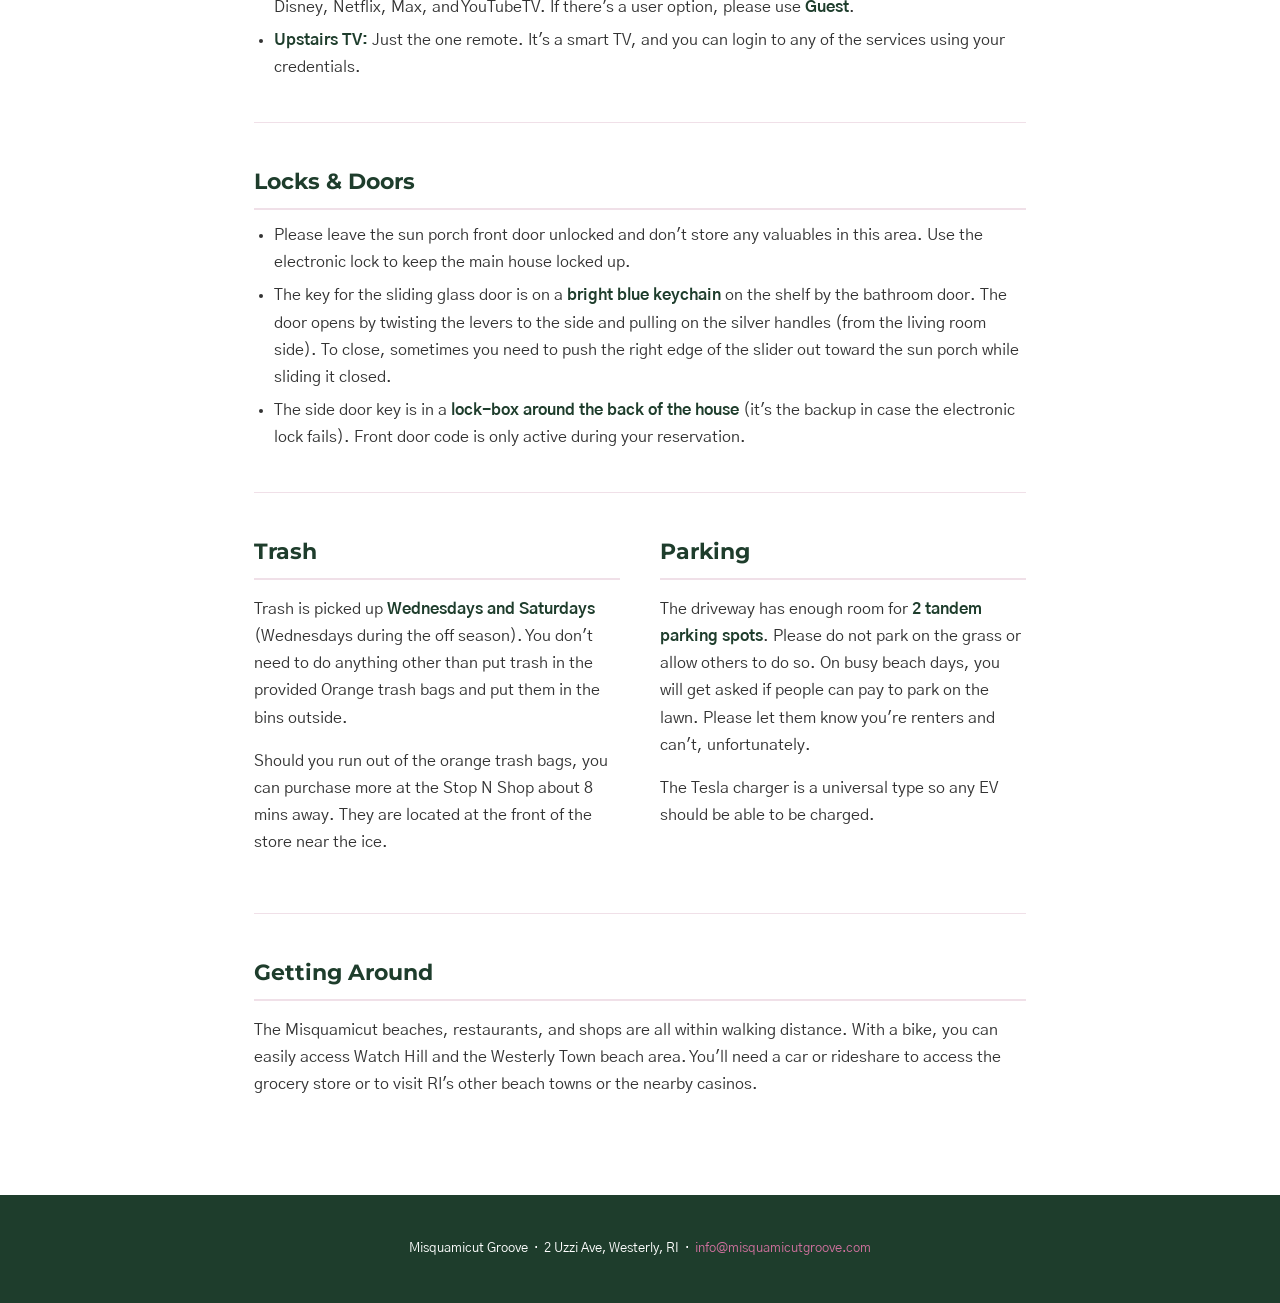
<file: house-manual/house-rules/index.html>
<!DOCTYPE html>
<html lang="en">
<head>
  <meta charset="UTF-8">
  <meta name="viewport" content="width=device-width, initial-scale=1.0">
  <title>House How-To – Misquamicut Groove</title>
  <link href="https://fonts.googleapis.com/css2?family=Dancing+Script:wght@400;700&family=Gothic+A1:wght@300;400;500;600;700;800&family=Montserrat:wght@400;500;600;700;800;900&display=swap" rel="stylesheet">
  <link rel="stylesheet" href="/css/shared.css">
  <script src="/scripts/nav.js" defer></script>
</head>
<body>

<div class="pink-bar"></div>

<nav class="page-nav">
  <a class="nav-logo" href="/">
    <img src="/images/66917cc6fcee62e718172e73_Misquamicut Groove Logo_Lines.png" alt="Misquamicut Groove">
  </a>
  <div class="nav-links">
    <a href="/">Home</a>
    <div class="nav-dropdown">
      <a href="/house-manual" class="active">House Manual</a>
      <button type="button" class="nav-caret" aria-label="Show House Manual pages" aria-haspopup="true" aria-expanded="false"></button>
      <div class="nav-menu">
        <a href="/house-manual/instructions">Check In &amp; Check Out</a>
        <a href="/house-manual/house-rules" class="active" aria-current="page">House How-To</a>
      </div>
    </div>
    <div class="nav-dropdown">
      <a href="/local-guide">Local Guide</a>
      <button type="button" class="nav-caret" aria-label="Show Local Guide pages" aria-haspopup="true" aria-expanded="false"></button>
      <div class="nav-menu">
        <a href="/local-guide/beach">Beach Guide</a>
        <a href="/local-guide/food-drink">Food &amp; Drink</a>
        <a href="/local-guide/explore">Explore</a>
        <a href="/local-guide/misc">Misc &amp; Useful</a>
      </div>
    </div>
    <a href="mailto:misquamicutgroove@gmail.com">Contact Us</a>
  </div>
</nav>

<div class="page-header">
  <span class="script">just a few things to remember</span>
  <h1>HOUSE HOW-TO</h1>
</div>

<div class="page-content">

  <!-- Rules -->
  <div class="two-col">
    <div>
      <ul>
        <li>Please be courteous to our very nice neighbors. <strong>Quiet hours are from 10pm – 8am.</strong></li>
        <li>Absolutely no smoking in the house. There is a <strong>$250 additional cleaning fee</strong> if we detect smoke.</li>
        <li>Absolutely no firearms are allowed on the premises.</li>
        <li>The cottage is on a septic system. Please put only <strong>one-ply or bamboo TP</strong> in the toilet and do not rinse food down the kitchen drain.</li>
      </ul>
    </div>
    <div>
      <ul>
        <li>We hope you enjoy the hot tub and fire pit. Please be cautious when getting in and out and be aware of the health risks. <strong>Hot tub and fire pit use are at your own risk.</strong></li>
        <li>Lost keys and beach passes will incur a <strong>$50 fee</strong> for each lost item.</li>
      </ul>
    </div>
  </div>

  <hr class="divider">

  <!-- Beach -->
  <h2 id="beach">Beach!</h2>
  <ul>
    <li>You have access to all three Misquamicut Fire District beaches. The closest one is <strong>Clark Farm Beach</strong>, accessed across Atlantic Ave to the left of Pleasant View Inn. From Memorial Day to Labor Day, you need to bring the beach pass (on a pink/purple lanyard) to access the beach during normal hours.</li>
    <li>There are <strong>two (2) beach passes</strong> available. Each is good for 6 people. A $50 fine is assessed for lost passes.</li>
    <li>Find Misquamicut Fire District beach rules, tide information &amp; more at <a href="https://riparks.ri.gov/beaches/misquamicut-state-beach" target="_blank">riparks.ri.gov/beaches/misquamicut-state-beach</a>.</li>
    <li>The shed has beach toys, mats, cooler chairs, umbrellas, and a beach cart. Two boogie boards are also in there. <strong>Use at your own risk.</strong></li>
    <li>Please rinse sand off in the outdoor shower before using the hot tub or coming in from the beach (believe us, you'll be happier).</li>
  </ul>

  <hr class="divider">

  <!-- Hot Tub & Fire Pit -->
  <div class="two-col">
    <div>
      <h2 id="hot-tub">Hot Tub</h2>
      <ul>
        <li>We hope you enjoy the hot tub. Please be cautious when getting in and out and be aware of the health risks. <strong>Hot tub use is at your own risk.</strong></li>
        <li>Please ensure you unlock ALL lid snaps <em>before</em> opening it and make sure the lid is closed after use. The opening mechanism will break otherwise.</li>
        <li>Please rinse off in the outdoor shower <em>before</em> using the hot tub.</li>
        <li>Do not change the filter settings or add any chemicals. The hot tub is maintained weekly. Please alert us if any maintenance needs arise.</li>
        <li>There are two sets of jets and each has 2 intensity levels. Each jet can also be turned on or off by twisting it.</li>
        <li>While it is impossible to get rid of all the sand from the hot tub, we do try! There is a small water vacuum in the shed that you can use to try to remove some of the sand. We highly encourage you to rinse your feet before getting in!</li>
      </ul>
    </div>
    <div>
      <h2>Fire Pit</h2>
      <ul>
        <li>Feel free to use the Solo Fire pit. Again, at your own risk.</li>
        <li>An initial bundle of wood is provided (stored under the shed). Additional wood can be purchased at various stores in the area.</li>
        <li>There is a fire extinguisher in the shed for emergencies.</li>
      </ul>
    </div>
  </div>

  <hr class="divider">

  <!-- AC & Heat -->
  <h2>AC &amp; Heat</h2>
  <ul>
    <li>The downstairs living room mini-split unit has its own remote control, which is on the shelf by the bathroom door. The upstairs mini-splits each have a controller located underneath them.</li>
    <li>The fan in the living room is controlled by the <strong>center switch by the front door</strong>. Make sure that switch is turned on and then the remote will work (annoying, we agree).</li>
    <li>Downstairs left bedroom fan is controlled by the switch on the side wall and then the remote.</li>
    <li>Downstairs right bedroom is a pull-chain fan.</li>
    <li>In the winter, the two downstairs bedrooms and the bathroom also have small electric baseboard heaters.</li>
  </ul>

  <hr class="divider">

  <!-- Kitchen & Washer/Dryer -->
  <div class="two-col">
    <div>
      <h2 id="kitchen">Kitchen Details</h2>
      <ul>
        <li>Dishes and cups can be found in the far left upper cabinets.</li>
        <li>Silverware is in the drawer on the far left. Kitchen tools and knives are in the smaller drawer next to the oven.</li>
        <li>Pots &amp; pans are in the lower corner cabinet.</li>
        <li>Spices and basic pantry items are in the upper corner cabinet. If anything is running low, let us know and we'll try to get you a replacement.</li>
        <li>The Keurig makes single-cup drinks or a full pot. K-Cups are in the tray below the machine. Tea packets, sweetener, and creamer packets are above the coffee machine. For hot water for tea, either heat water on the stove in the kettle, or run the Keurig without a k-cup.</li>
        <li>Dishwasher tablets are under the sink in a brown bag.</li>
        <li><strong>This house is on a septic system. Do not rinse food down the drain</strong> — it clogs the system.</li>
      </ul>
    </div>
    <div>
      <h2>Washer / Dryer</h2>
      <ul>
        <li>There are laundry detergent tabs on the left side of the machines.</li>
        <li>Please be sure to check and empty the dryer vent before use.</li>
        <li>Please note that these are fairly small units. We are also on a septic tank, so please try to use the machines only when needed.</li>
      </ul>
    </div>
  </div>

  <hr class="divider">

  <!-- TV & Streaming -->
  <h2>TV &amp; Streaming</h2>
  <ul>
    <li><strong>Downstairs TV:</strong> Turn on using the black remote. It should open up to AppleTV, but if not, click the input button and toggle to AppleTV. Then use the silver AppleTV remote to navigate. We have it logged into Disney, Netflix, Max, and YouTubeTV. If there's a user option, please use <strong>Guest</strong>.</li>
    <li><strong>Upstairs TV:</strong> Just the one remote. It's a smart TV, and you can login to any of the services using your credentials.</li>
  </ul>

  <hr class="divider">

  <!-- Locks & Doors -->
  <h2>Locks &amp; Doors</h2>
  <ul>
    <li>Please leave the sun porch front door unlocked and don't store any valuables in this area. Use the electronic lock to keep the main house locked up.</li>
    <li>The key for the sliding glass door is on a <strong>bright blue keychain</strong> on the shelf by the bathroom door. The door opens by twisting the levers to the side and pulling on the silver handles (from the living room side). To close, sometimes you need to push the right edge of the slider out toward the sun porch while sliding it closed.</li>
    <li>The side door key is in a <strong>lock-box around the back of the house</strong> (it's the backup in case the electronic lock fails). Front door code is only active during your reservation.</li>
  </ul>

  <hr class="divider">

  <!-- Trash & Parking -->
  <div class="two-col">
    <div>
      <h2>Trash</h2>
      <p>Trash is picked up <strong>Wednesdays and Saturdays</strong> (Wednesdays during the off season). You don't need to do anything other than put trash in the provided Orange trash bags and put them in the bins outside.</p>
      <p>Should you run out of the orange trash bags, you can purchase more at the Stop N Shop about 8 mins away. They are located at the front of the store near the ice.</p>
    </div>
    <div>
      <h2>Parking</h2>
      <p>The driveway has enough room for <strong>2 tandem parking spots</strong>. Please do not park on the grass or allow others to do so. On busy beach days, you will get asked if people can pay to park on the lawn. Please let them know you're renters and can't, unfortunately.</p>
      <p>The Tesla charger is a universal type so any EV should be able to be charged.</p>
    </div>
  </div>

  <hr class="divider">

  <!-- Getting Around -->
  <h2>Getting Around</h2>
  <p>The Misquamicut beaches, restaurants, and shops are all within walking distance. With a bike, you can easily access Watch Hill and the Westerly Town beach area. You'll need a car or rideshare to access the grocery store or to visit RI's other beach towns or the nearby casinos.</p>

</div>

<footer class="page-footer">
  <p>Misquamicut Groove &nbsp;·&nbsp; 2 Uzzi Ave, Westerly, RI &nbsp;·&nbsp; <a href="mailto:info@misquamicutgroove.com">info@misquamicutgroove.com</a></p>
</footer>

</body>
</html>
</file>
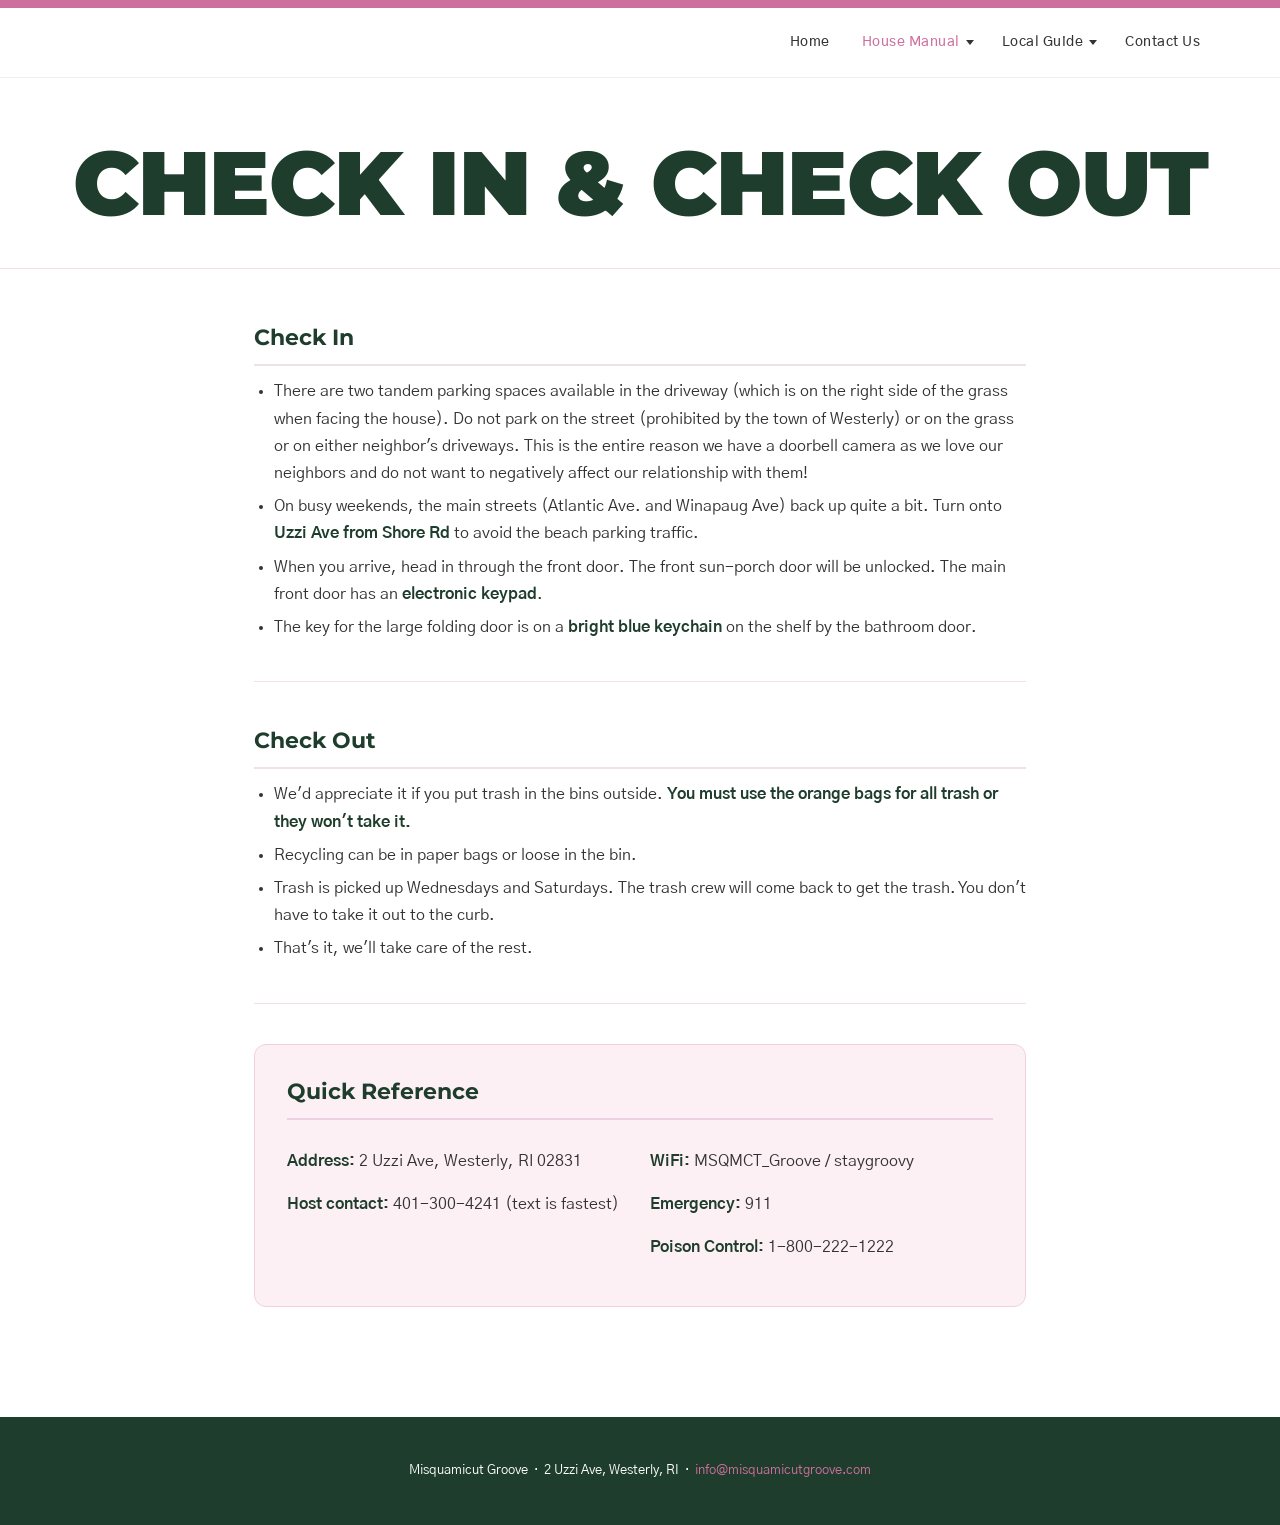
<file: house-manual/instructions/index.html>
<!DOCTYPE html>
<html lang="en">
<head>
  <meta charset="UTF-8">
  <meta name="viewport" content="width=device-width, initial-scale=1.0">
  <title>Check In &amp; Check Out – Misquamicut Groove</title>
  <link href="https://fonts.googleapis.com/css2?family=Dancing+Script:wght@400;700&family=Gothic+A1:wght@300;400;500;600;700;800&family=Montserrat:wght@400;500;600;700;800;900&display=swap" rel="stylesheet">
  <link rel="stylesheet" href="/css/shared.css">
  <script src="/scripts/nav.js" defer></script>
</head>
<body>

<div class="pink-bar"></div>

<nav class="page-nav">
  <a class="nav-logo" href="/">
    <img src="/images/66917cc6fcee62e718172e73_Misquamicut Groove Logo_Lines.png" alt="Misquamicut Groove">
  </a>
  <div class="nav-links">
    <a href="/">Home</a>
    <div class="nav-dropdown">
      <a href="/house-manual" class="active">House Manual</a>
      <button type="button" class="nav-caret" aria-label="Show House Manual pages" aria-haspopup="true" aria-expanded="false"></button>
      <div class="nav-menu">
        <a href="/house-manual/instructions" class="active" aria-current="page">Check In &amp; Check Out</a>
        <a href="/house-manual/house-rules">House How-To</a>
      </div>
    </div>
    <div class="nav-dropdown">
      <a href="/local-guide">Local Guide</a>
      <button type="button" class="nav-caret" aria-label="Show Local Guide pages" aria-haspopup="true" aria-expanded="false"></button>
      <div class="nav-menu">
        <a href="/local-guide/beach">Beach Guide</a>
        <a href="/local-guide/food-drink">Food &amp; Drink</a>
        <a href="/local-guide/explore">Explore</a>
        <a href="/local-guide/misc">Misc &amp; Useful</a>
      </div>
    </div>
    <a href="mailto:misquamicutgroove@gmail.com">Contact Us</a>
  </div>
</nav>

<div class="page-header">
  <h1>CHECK IN&nbsp;&amp; CHECK&nbsp;OUT</h1>
</div>

<div class="page-content">

  <!-- Check In -->
  <h2>Check In</h2>
  <ul>
    <li>There are two tandem parking spaces available in the driveway (which is on the right side of the grass when facing the house). Do not park on the street (prohibited by the town of Westerly) or on the grass or on either neighbor's driveways. This is the entire reason we have a doorbell camera as we love our neighbors and do not want to negatively affect our relationship with them!</li>
    <li>On busy weekends, the main streets (Atlantic Ave. and Winapaug Ave) back up quite a bit. Turn onto <strong>Uzzi Ave from Shore Rd</strong> to avoid the beach parking traffic.</li>
    <li>When you arrive, head in through the front door. The front sun-porch door will be unlocked. The main front door has an <strong>electronic keypad</strong>.</li>
    <li>The key for the large folding door is on a <strong>bright blue keychain</strong> on the shelf by the bathroom door.</li>
  </ul>

  <hr class="divider">

  <!-- Check Out -->
  <h2>Check Out</h2>
  <ul>
    <li>We'd appreciate it if you put trash in the bins outside. <strong>You must use the orange bags for all trash or they won't take it.</strong></li>
    <li>Recycling can be in paper bags or loose in the bin.</li>
    <li>Trash is picked up Wednesdays and Saturdays. The trash crew will come back to get the trash. You don't have to take it out to the curb.</li>
    <li>That's it, we'll take care of the rest.</li>
  </ul>

  <hr class="divider">

  <!-- Quick reference -->
  <div class="info-card">
    <h2>Quick Reference</h2>
    <div class="two-col">
      <div>
        <p><strong>Address:</strong> 2 Uzzi Ave, Westerly, RI 02831</p>
        <p><strong>Host contact:</strong> 401-300-4241 (text is fastest)</p>
      </div>
      <div>
        <p><strong>WiFi:</strong> MSQMCT_Groove / staygroovy</p>
        <p><strong>Emergency:</strong> 911</p>
        <p><strong>Poison Control:</strong> 1-800-222-1222</p>
      </div>
    </div>
  </div>

</div>

<footer class="page-footer">
  <p>Misquamicut Groove &nbsp;·&nbsp; 2 Uzzi Ave, Westerly, RI &nbsp;·&nbsp; <a href="mailto:info@misquamicutgroove.com">info@misquamicutgroove.com</a></p>
</footer>

</body>
</html>
</file>
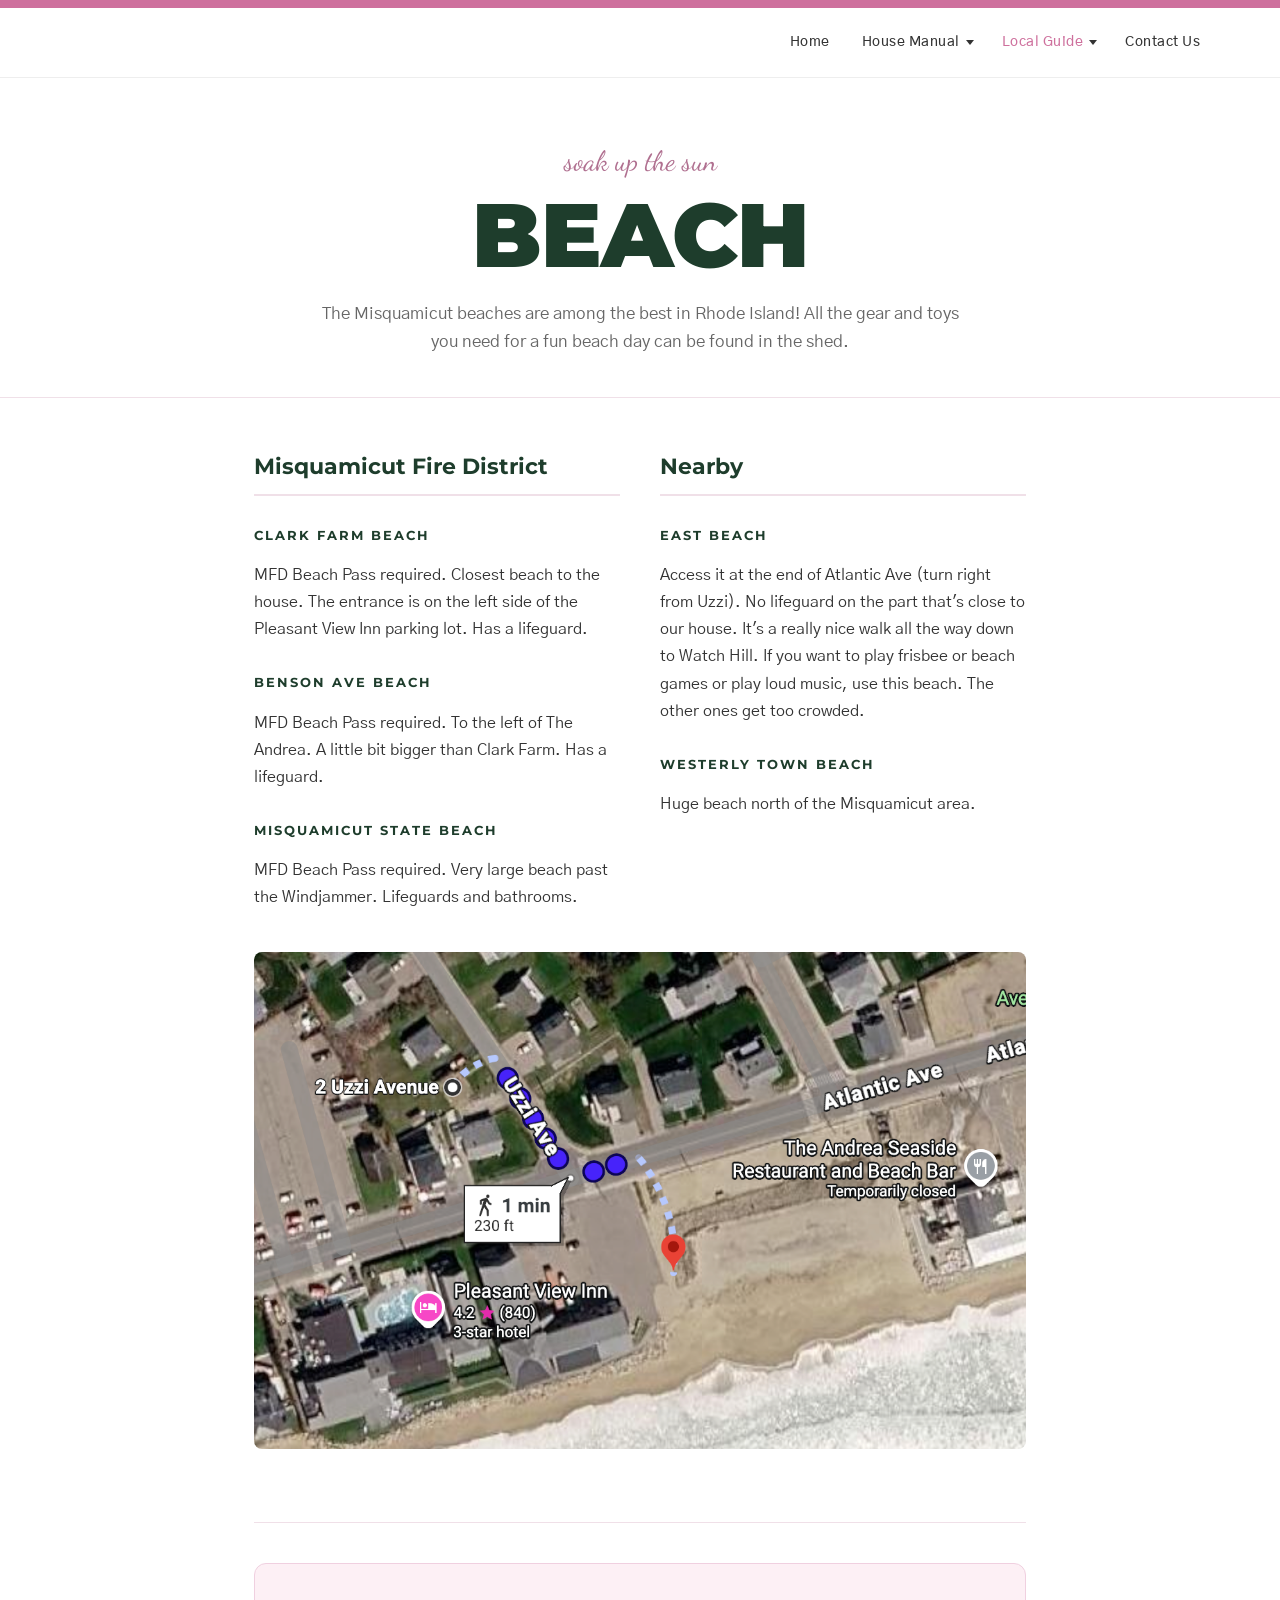
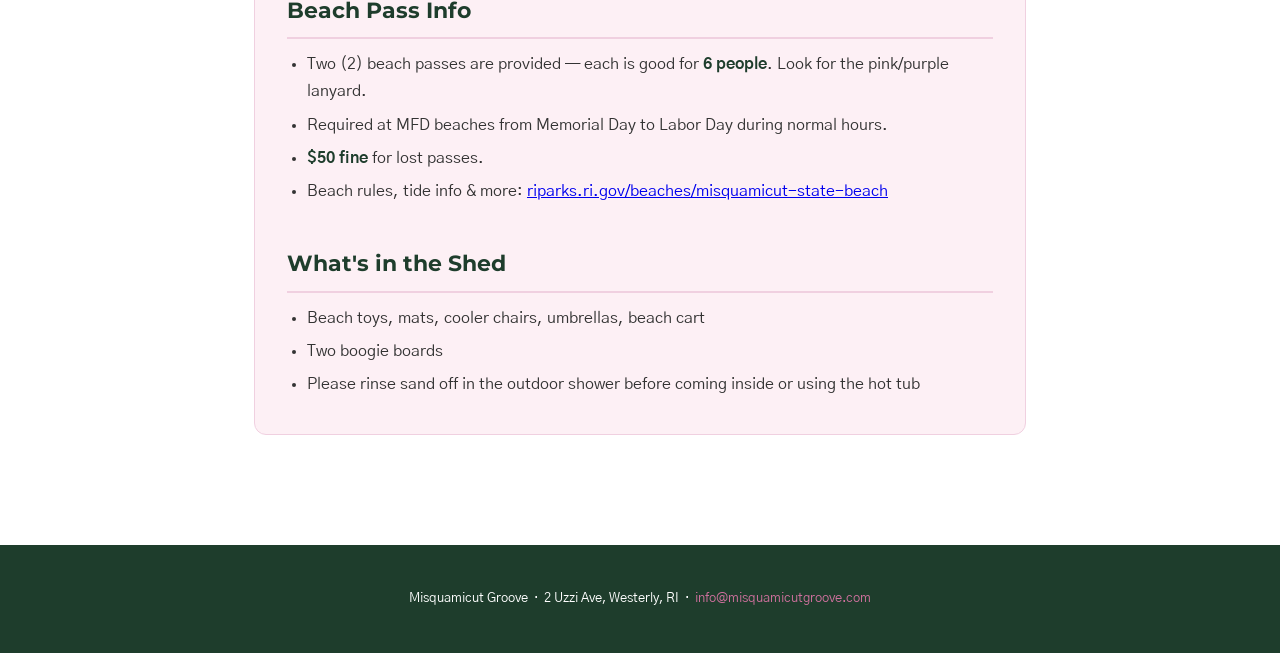
<file: local-guide/beach/index.html>
<!DOCTYPE html>
<html lang="en">
<head>
  <meta charset="UTF-8">
  <meta name="viewport" content="width=device-width, initial-scale=1.0">
  <title>Beach Guide – Misquamicut Groove</title>
  <link href="https://fonts.googleapis.com/css2?family=Dancing+Script:wght@400;700&family=Gothic+A1:wght@300;400;500;600;700;800&family=Montserrat:wght@400;500;600;700;800;900&display=swap" rel="stylesheet">
  <link rel="stylesheet" href="/css/shared.css">
  <script src="/scripts/nav.js" defer></script>
</head>
<body>

<div class="pink-bar"></div>

<nav class="page-nav">
  <a class="nav-logo" href="/">
    <img src="/images/66917cc6fcee62e718172e73_Misquamicut Groove Logo_Lines.png" alt="Misquamicut Groove">
  </a>
  <div class="nav-links">
    <a href="/">Home</a>
    <div class="nav-dropdown">
      <a href="/house-manual">House Manual</a>
      <button type="button" class="nav-caret" aria-label="Show House Manual pages" aria-haspopup="true" aria-expanded="false"></button>
      <div class="nav-menu">
        <a href="/house-manual/instructions">Check In &amp; Check Out</a>
        <a href="/house-manual/house-rules">House How-To</a>
      </div>
    </div>
    <div class="nav-dropdown">
      <a href="/local-guide" class="active">Local Guide</a>
      <button type="button" class="nav-caret" aria-label="Show Local Guide pages" aria-haspopup="true" aria-expanded="false"></button>
      <div class="nav-menu">
        <a href="/local-guide/beach" class="active" aria-current="page">Beach Guide</a>
        <a href="/local-guide/food-drink">Food &amp; Drink</a>
        <a href="/local-guide/explore">Explore</a>
        <a href="/local-guide/misc">Misc &amp; Useful</a>
      </div>
    </div>
    <a href="mailto:misquamicutgroove@gmail.com">Contact Us</a>
  </div>
</nav>

<div class="page-header">
  <span class="script">soak up the sun</span>
  <h1>BEACH</h1>
  <p class="intro">The Misquamicut beaches are among the best in Rhode Island! All the gear and toys you need for a fun beach day can be found in the shed.</p>
</div>

<div class="page-content">

  <div class="two-col">

    <!-- MFD Beaches -->
    <div>
      <h2>Misquamicut Fire District</h2>
      <h3>Clark Farm Beach</h3>
      <p>MFD Beach Pass required. Closest beach to the house. The entrance is on the left side of the Pleasant View Inn parking lot. Has a lifeguard.</p>

      <h3>Benson Ave Beach</h3>
      <p>MFD Beach Pass required. To the left of The Andrea. A little bit bigger than Clark Farm. Has a lifeguard.</p>

      <h3>Misquamicut State Beach</h3>
      <p>MFD Beach Pass required. Very large beach past the Windjammer. Lifeguards and bathrooms.</p>
    </div>

    <!-- Nearby -->
    <div>
      <h2>Nearby</h2>
      <h3>East Beach</h3>
      <p>Access it at the end of Atlantic Ave (turn right from Uzzi). No lifeguard on the part that's close to our house. It's a really nice walk all the way down to Watch Hill. If you want to play frisbee or beach games or play loud music, use this beach. The other ones get too crowded.</p>

      <h3>Westerly Town Beach</h3>
      <p>Huge beach north of the Misquamicut area.</p>
    </div>

  </div>

  <img src="/images/beach-map.png" alt="Map showing 1-minute walk from 2 Uzzi Ave to Clark Farm Beach" style="width:100%;border-radius:8px;margin:1.5rem 0;">

  <hr class="divider">

  <div class="info-card">
    <h2>Beach Pass Info</h2>
    <ul>
      <li>Two (2) beach passes are provided — each is good for <strong>6 people</strong>. Look for the pink/purple lanyard.</li>
      <li>Required at MFD beaches from Memorial Day to Labor Day during normal hours.</li>
      <li><strong>$50 fine</strong> for lost passes.</li>
      <li>Beach rules, tide info &amp; more: <a href="https://riparks.ri.gov/beaches/misquamicut-state-beach" target="_blank">riparks.ri.gov/beaches/misquamicut-state-beach</a></li>
    </ul>
    <h2>What's in the Shed</h2>
    <ul>
      <li>Beach toys, mats, cooler chairs, umbrellas, beach cart</li>
      <li>Two boogie boards</li>
      <li>Please rinse sand off in the outdoor shower before coming inside or using the hot tub</li>
    </ul>
  </div>

</div>

<footer class="page-footer">
  <p>Misquamicut Groove &nbsp;·&nbsp; 2 Uzzi Ave, Westerly, RI &nbsp;·&nbsp; <a href="mailto:info@misquamicutgroove.com">info@misquamicutgroove.com</a></p>
</footer>

</body>
</html>
</file>
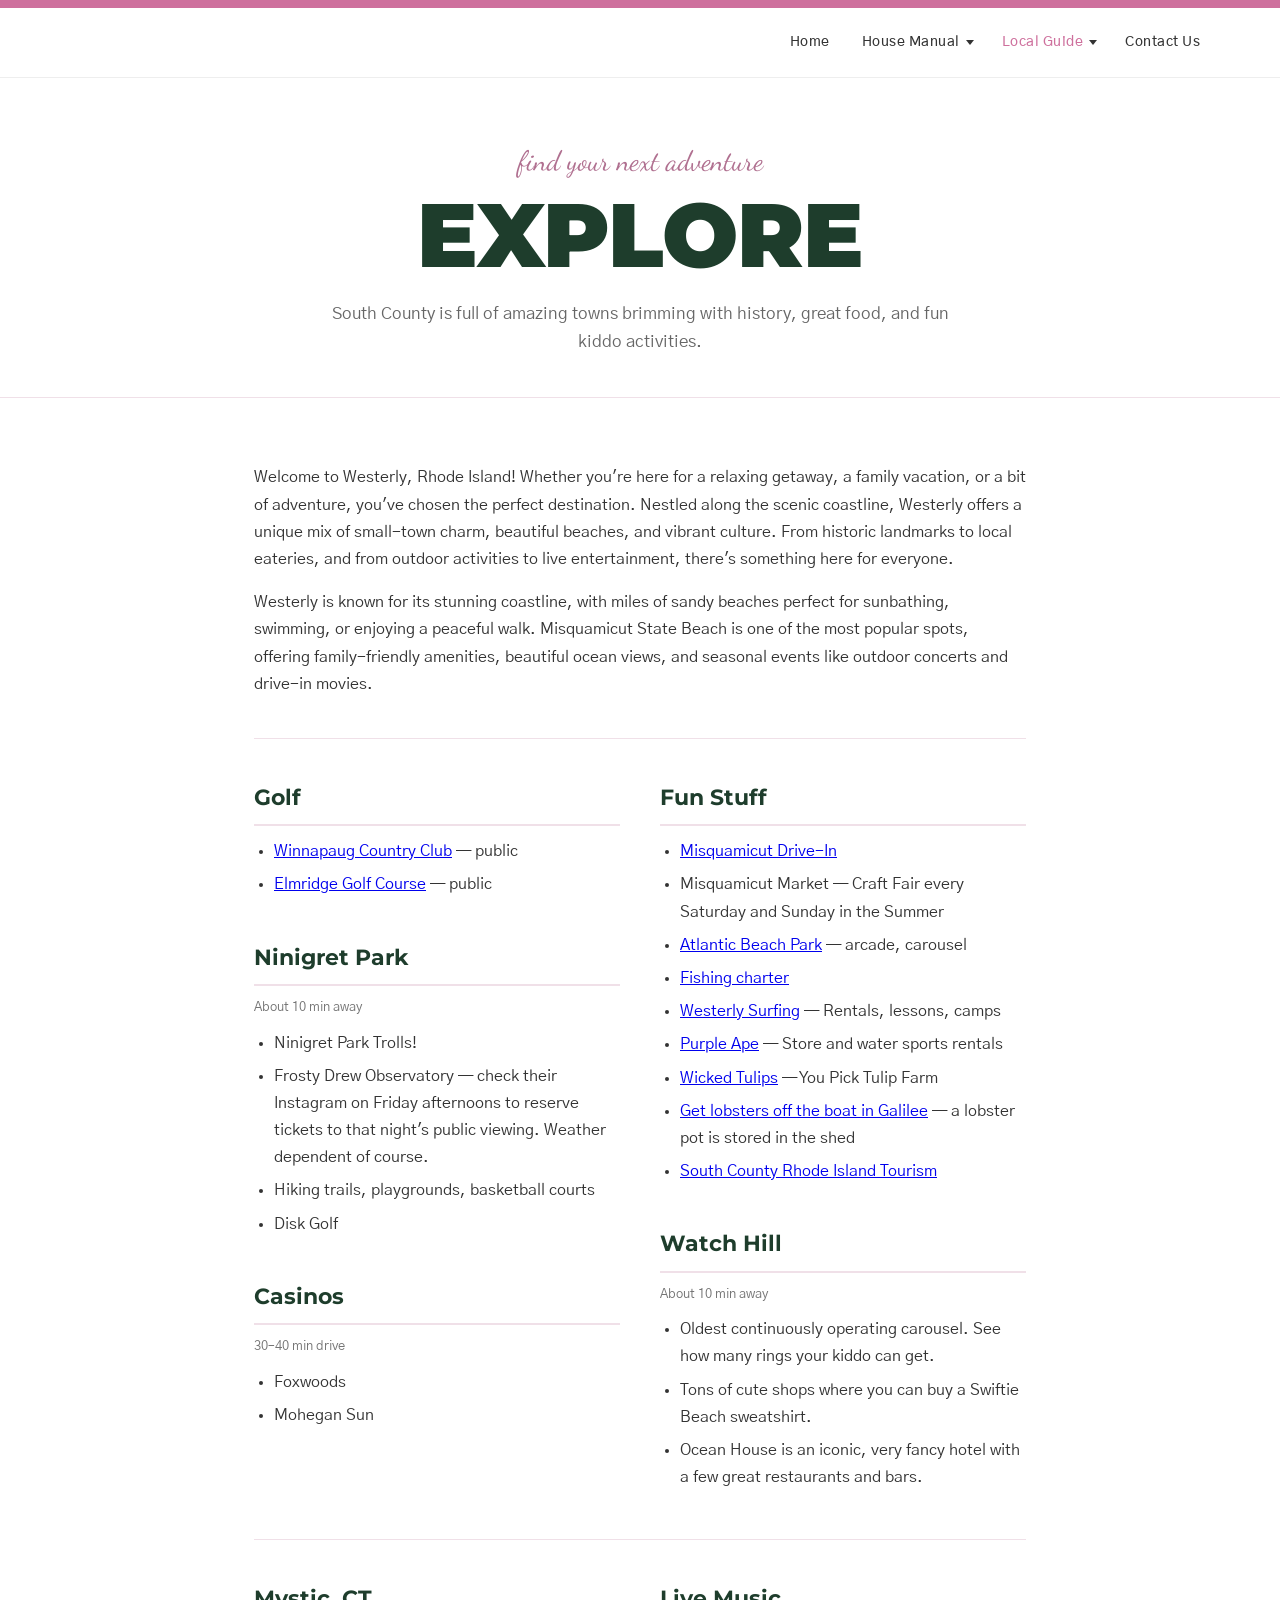
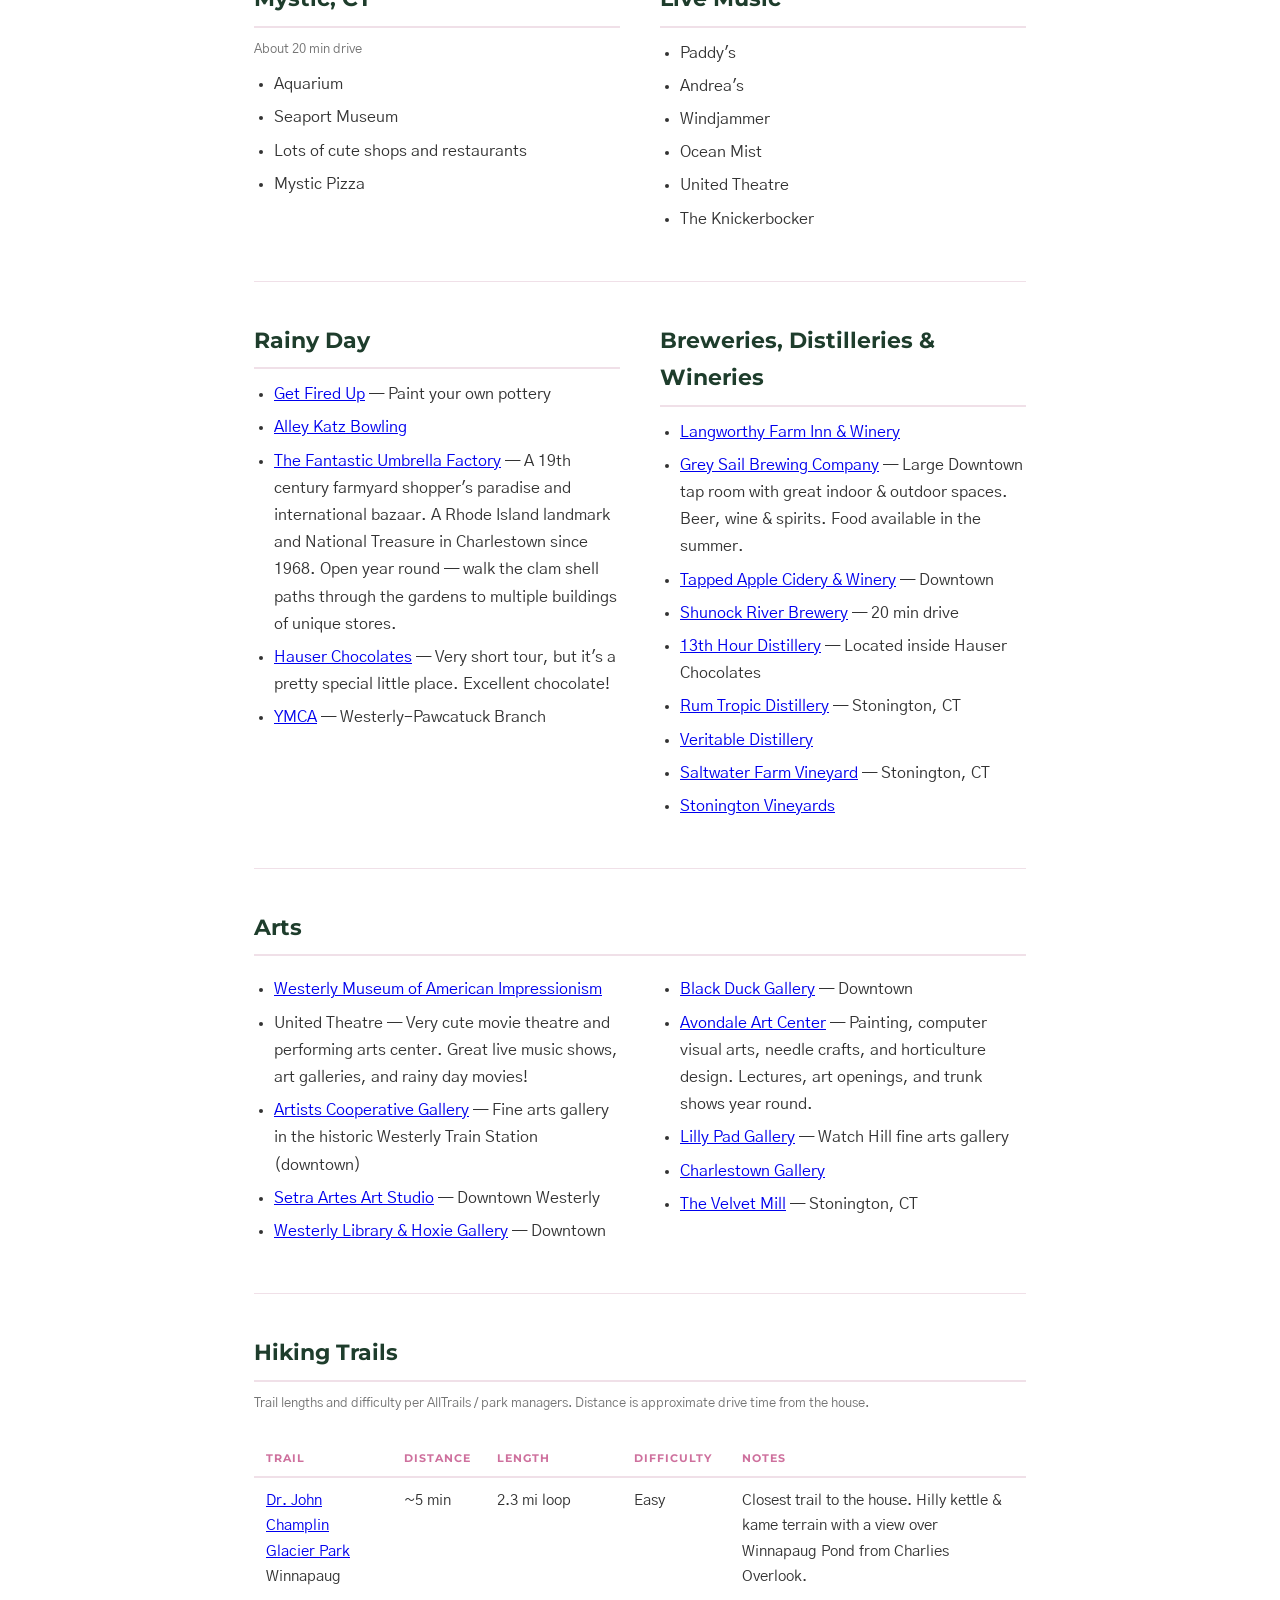
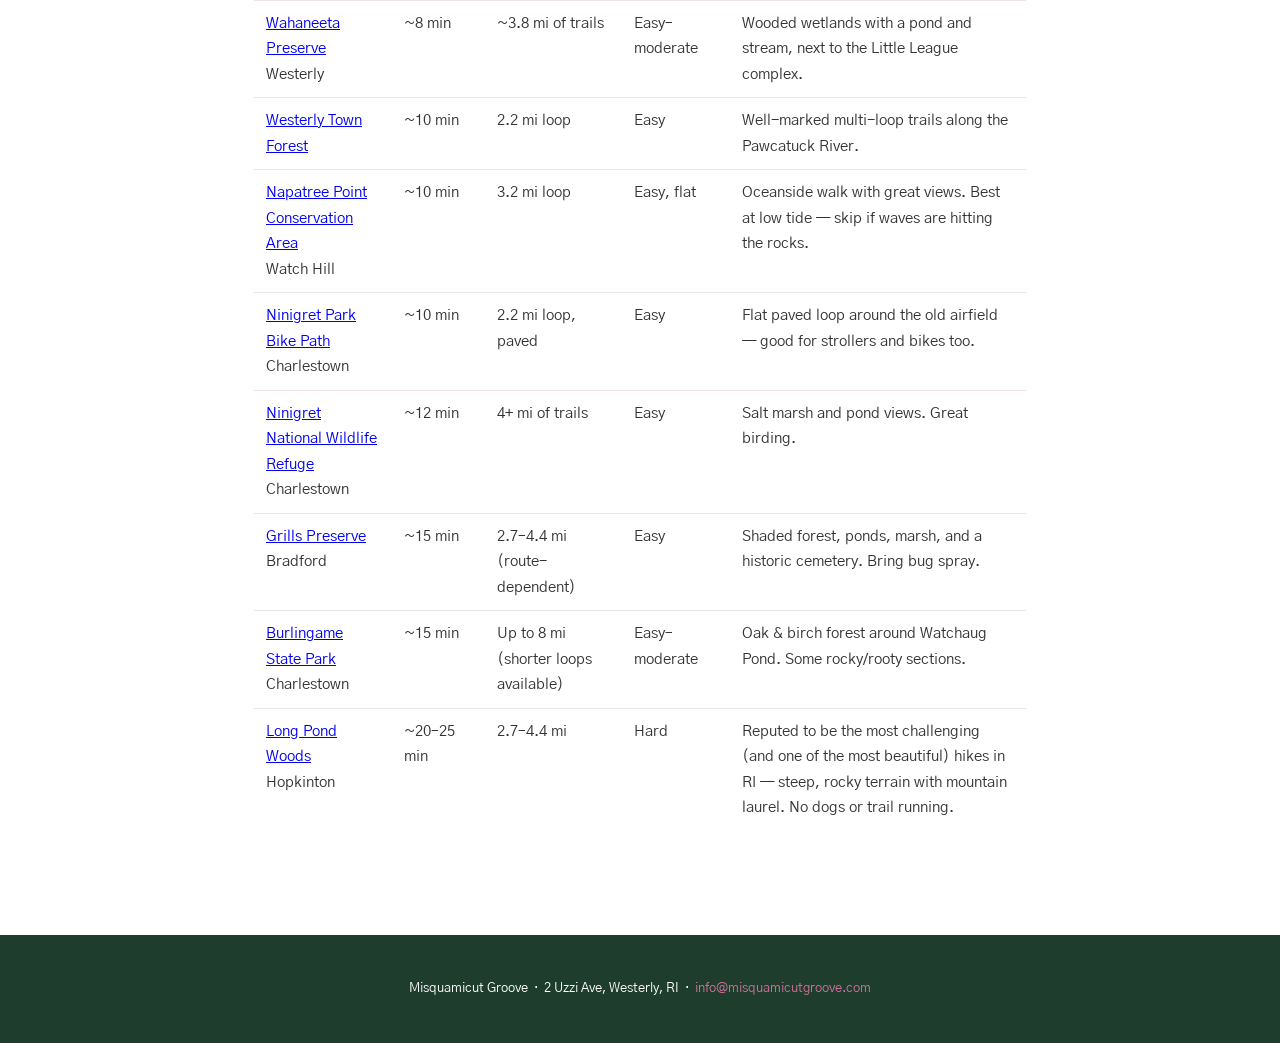
<file: local-guide/explore/index.html>
<!DOCTYPE html>
<html lang="en">
<head>
  <meta charset="UTF-8">
  <meta name="viewport" content="width=device-width, initial-scale=1.0">
  <title>Explore – Misquamicut Groove</title>
  <link href="https://fonts.googleapis.com/css2?family=Dancing+Script:wght@400;700&family=Gothic+A1:wght@300;400;500;600;700;800&family=Montserrat:wght@400;500;600;700;800;900&display=swap" rel="stylesheet">
  <link rel="stylesheet" href="/css/shared.css">
  <script src="/scripts/nav.js" defer></script>
</head>
<body>

<div class="pink-bar"></div>

<nav class="page-nav">
  <a class="nav-logo" href="/">
    <img src="/images/66917cc6fcee62e718172e73_Misquamicut Groove Logo_Lines.png" alt="Misquamicut Groove">
  </a>
  <div class="nav-links">
    <a href="/">Home</a>
    <div class="nav-dropdown">
      <a href="/house-manual">House Manual</a>
      <button type="button" class="nav-caret" aria-label="Show House Manual pages" aria-haspopup="true" aria-expanded="false"></button>
      <div class="nav-menu">
        <a href="/house-manual/instructions">Check In &amp; Check Out</a>
        <a href="/house-manual/house-rules">House How-To</a>
      </div>
    </div>
    <div class="nav-dropdown">
      <a href="/local-guide" class="active">Local Guide</a>
      <button type="button" class="nav-caret" aria-label="Show Local Guide pages" aria-haspopup="true" aria-expanded="false"></button>
      <div class="nav-menu">
        <a href="/local-guide/beach">Beach Guide</a>
        <a href="/local-guide/food-drink">Food &amp; Drink</a>
        <a href="/local-guide/explore" class="active" aria-current="page">Explore</a>
        <a href="/local-guide/misc">Misc &amp; Useful</a>
      </div>
    </div>
    <a href="mailto:misquamicutgroove@gmail.com">Contact Us</a>
  </div>
</nav>

<div class="page-header">
  <span class="script">find your next adventure</span>
  <h1>EXPLORE</h1>
  <p class="intro">South County is full of amazing towns brimming with history, great food, and fun kiddo activities.</p>
</div>

<div class="page-content">

  <!-- Intro -->
  <p>Welcome to Westerly, Rhode Island! Whether you're here for a relaxing getaway, a family vacation, or a bit of adventure, you've chosen the perfect destination. Nestled along the scenic coastline, Westerly offers a unique mix of small-town charm, beautiful beaches, and vibrant culture. From historic landmarks to local eateries, and from outdoor activities to live entertainment, there's something here for everyone.</p>
  <p>Westerly is known for its stunning coastline, with miles of sandy beaches perfect for sunbathing, swimming, or enjoying a peaceful walk. Misquamicut State Beach is one of the most popular spots, offering family-friendly amenities, beautiful ocean views, and seasonal events like outdoor concerts and drive-in movies.</p>

  <hr class="divider">

  <div class="two-col">

    <div>
      <h2>Golf</h2>
      <ul>
        <li><a href="https://www.winnapaug.com/" target="_blank">Winnapaug Country Club</a> — public</li>
        <li><a href="https://elmridgegolf.com/" target="_blank">Elmridge Golf Course</a> — public</li>
      </ul>

      <h2>Ninigret Park</h2>
      <p class="section-note">About 10 min away</p>
      <ul>
        <li>Ninigret Park Trolls!</li>
        <li>Frosty Drew Observatory — check their Instagram on Friday afternoons to reserve tickets to that night's public viewing. Weather dependent of course.</li>
        <li>Hiking trails, playgrounds, basketball courts</li>
        <li>Disk Golf</li>
      </ul>

      <h2>Casinos</h2>
      <p class="section-note">30–40 min drive</p>
      <ul>
        <li>Foxwoods</li>
        <li>Mohegan Sun</li>
      </ul>
    </div>

    <div>
      <h2>Fun Stuff</h2>
      <ul>
        <li><a href="https://mbadrivein.com/" target="_blank">Misquamicut Drive-In</a></li>
        <li>Misquamicut Market — Craft Fair every Saturday and Sunday in the Summer</li>
        <li><a href="https://www.atlanticbeachpark.com/" target="_blank">Atlantic Beach Park</a> — arcade, carousel</li>
        <li><a href="https://www.fish-ri.com/" target="_blank">Fishing charter</a></li>
        <li><a href="https://paddlesurfri.com" target="_blank">Westerly Surfing</a> — Rentals, lessons, camps</li>
        <li><a href="https://purpleape.com" target="_blank">Purple Ape</a> — Store and water sports rentals</li>
        <li><a href="https://wickedtulips.com" target="_blank">Wicked Tulips</a> — You Pick Tulip Farm</li>
        <li><a href="https://www.facebook.com/groups/261077701564401/" target="_blank">Get lobsters off the boat in Galilee</a> — a lobster pot is stored in the shed</li>
        <li><a href="https://www.southcountyri.com/things-to-do/" target="_blank">South County Rhode Island Tourism</a></li>
      </ul>

      <h2>Watch Hill</h2>
      <p class="section-note">About 10 min away</p>
      <ul>
        <li>Oldest continuously operating carousel. See how many rings your kiddo can get.</li>
        <li>Tons of cute shops where you can buy a Swiftie Beach sweatshirt.</li>
        <li>Ocean House is an iconic, very fancy hotel with a few great restaurants and bars.</li>
      </ul>
    </div>

  </div>

  <hr class="divider">

  <div class="two-col">
    <div>
      <h2>Mystic, CT</h2>
      <p class="section-note">About 20 min drive</p>
      <ul>
        <li>Aquarium</li>
        <li>Seaport Museum</li>
        <li>Lots of cute shops and restaurants</li>
        <li>Mystic Pizza</li>
      </ul>
    </div>

    <div>
      <h2>Live Music</h2>
      <ul>
        <li>Paddy's</li>
        <li>Andrea's</li>
        <li>Windjammer</li>
        <li>Ocean Mist</li>
        <li>United Theatre</li>
        <li>The Knickerbocker</li>
      </ul>
    </div>
  </div>

  <hr class="divider">

  <div class="two-col">
    <div>
      <h2>Rainy Day</h2>
      <ul>
        <li><a href="https://maps.app.goo.gl/V2W8y31D4AgZMRXf8" target="_blank">Get Fired Up</a> — Paint your own pottery</li>
        <li><a href="http://www.alleykatzri.com/" target="_blank">Alley Katz Bowling</a></li>
        <li><a href="https://www.fantasticumbrellafactory.com/" target="_blank">The Fantastic Umbrella Factory</a> — A 19th century farmyard shopper's paradise and international bazaar. A Rhode Island landmark and National Treasure in Charlestown since 1968. Open year round — walk the clam shell paths through the gardens to multiple buildings of unique stores.</li>
        <li><a href="http://www.hauserchocolates.com/" target="_blank">Hauser Chocolates</a> — Very short tour, but it's a pretty special little place. Excellent chocolate!</li>
        <li><a href="https://oceancommunityymca.org/westerly-pawcatuck-branch/" target="_blank">YMCA</a> — Westerly-Pawcatuck Branch</li>
      </ul>
    </div>

    <div>
      <h2>Breweries, Distilleries &amp; Wineries</h2>
      <ul>
        <li><a href="https://langworthyinn.com/tasting-room/" target="_blank">Langworthy Farm Inn &amp; Winery</a></li>
        <li><a href="https://greysailbrewing.com/" target="_blank">Grey Sail Brewing Company</a> — Large Downtown tap room with great indoor &amp; outdoor spaces. Beer, wine &amp; spirits. Food available in the summer.</li>
        <li><a href="http://www.tappedapple.com/" target="_blank">Tapped Apple Cidery &amp; Winery</a> — Downtown</li>
        <li><a href="https://shunockriverbrewery.com/our-beer" target="_blank">Shunock River Brewery</a> — 20 min drive</li>
        <li><a href="http://13thhourdistilling.com/" target="_blank">13th Hour Distillery</a> — Located inside Hauser Chocolates</li>
        <li><a href="http://rumtropic.us/" target="_blank">Rum Tropic Distillery</a> — Stonington, CT</li>
        <li><a href="https://veritabledistillery.com/" target="_blank">Veritable Distillery</a></li>
        <li><a href="http://www.saltwaterfarmvineyard.com/" target="_blank">Saltwater Farm Vineyard</a> — Stonington, CT</li>
        <li><a href="http://stoningtonvineyards.com/" target="_blank">Stonington Vineyards</a></li>
      </ul>
    </div>
  </div>

  <hr class="divider">

  <h2>Arts</h2>
  <div class="two-col">
    <div>
      <ul>
        <li><a href="https://wmairi.org/" target="_blank">Westerly Museum of American Impressionism</a></li>
        <li>United Theatre — Very cute movie theatre and performing arts center. Great live music shows, art galleries, and rainy day movies!</li>
        <li><a href="https://westerlyarts.com/" target="_blank">Artists Cooperative Gallery</a> — Fine arts gallery in the historic Westerly Train Station (downtown)</li>
        <li><a href="https://www.setraartes.com/" target="_blank">Setra Artes Art Studio</a> — Downtown Westerly</li>
        <li><a href="https://www.westerlylibrary.org/hoxie-gallery" target="_blank">Westerly Library &amp; Hoxie Gallery</a> — Downtown</li>
      </ul>
    </div>
    <div>
      <ul>
        <li><a href="https://maps.app.goo.gl/rC34iKDKYo8i9dzD7" target="_blank">Black Duck Gallery</a> — Downtown</li>
        <li><a href="https://www.avondalearts.com/" target="_blank">Avondale Art Center</a> — Painting, computer visual arts, needle crafts, and horticulture design. Lectures, art openings, and trunk shows year round.</li>
        <li><a href="http://www.lilypadgallery.com/" target="_blank">Lilly Pad Gallery</a> — Watch Hill fine arts gallery</li>
        <li><a href="http://www.charlestowngalleryri.com/" target="_blank">Charlestown Gallery</a></li>
        <li><a href="http://www.americanvelvetmill.com/" target="_blank">The Velvet Mill</a> — Stonington, CT</li>
      </ul>
    </div>
  </div>

  <hr class="divider">

  <h2>Hiking Trails</h2>
  <p class="section-note">Trail lengths and difficulty per AllTrails / park managers. Distance is approximate drive time from the house.</p>
  <div style="overflow-x:auto;">
  <table class="info-table">
    <tr>
      <th>Trail</th>
      <th>Distance</th>
      <th>Length</th>
      <th>Difficulty</th>
      <th>Notes</th>
    </tr>
    <tr>
      <td><a href="https://westerlylandtrust.org/portfolio/dr-john-champlin-glacier-park/" target="_blank">Dr. John Champlin Glacier Park</a><br>Winnapaug</td>
      <td>~5 min</td>
      <td>2.3 mi loop</td>
      <td>Easy</td>
      <td>Closest trail to the house. Hilly kettle &amp; kame terrain with a view over Winnapaug Pond from Charlies Overlook.</td>
    </tr>
    <tr>
      <td><a href="https://westerlylandtrust.org/portfolio/wahaneeta-preserve/" target="_blank">Wahaneeta Preserve</a><br>Westerly</td>
      <td>~8 min</td>
      <td>~3.8 mi of trails</td>
      <td>Easy–moderate</td>
      <td>Wooded wetlands with a pond and stream, next to the Little League complex.</td>
    </tr>
    <tr>
      <td><a href="https://www.alltrails.com/trail/us/rhode-island/westerly-town-forest-trail" target="_blank">Westerly Town Forest</a></td>
      <td>~10 min</td>
      <td>2.2 mi loop</td>
      <td>Easy</td>
      <td>Well-marked multi-loop trails along the Pawcatuck River.</td>
    </tr>
    <tr>
      <td><a href="https://www.alltrails.com/trail/us/rhode-island/napatree-point-conservation-area-trail" target="_blank">Napatree Point Conservation Area</a><br>Watch Hill</td>
      <td>~10 min</td>
      <td>3.2 mi loop</td>
      <td>Easy, flat</td>
      <td>Oceanside walk with great views. Best at low tide — skip if waves are hitting the rocks.</td>
    </tr>
    <tr>
      <td><a href="https://www.alltrails.com/trail/us/rhode-island/ninigret-bike-path" target="_blank">Ninigret Park Bike Path</a><br>Charlestown</td>
      <td>~10 min</td>
      <td>2.2 mi loop, paved</td>
      <td>Easy</td>
      <td>Flat paved loop around the old airfield — good for strollers and bikes too.</td>
    </tr>
    <tr>
      <td><a href="https://www.fws.gov/refuge/ninigret" target="_blank">Ninigret National Wildlife Refuge</a><br>Charlestown</td>
      <td>~12 min</td>
      <td>4+ mi of trails</td>
      <td>Easy</td>
      <td>Salt marsh and pond views. Great birding.</td>
    </tr>
    <tr>
      <td><a href="https://www.alltrails.com/trail/us/rhode-island/grills-preserve" target="_blank">Grills Preserve</a><br>Bradford</td>
      <td>~15 min</td>
      <td>2.7–4.4 mi (route-dependent)</td>
      <td>Easy</td>
      <td>Shaded forest, ponds, marsh, and a historic cemetery. Bring bug spray.</td>
    </tr>
    <tr>
      <td><a href="https://riparks.ri.gov/parks/burlingame-state-park" target="_blank">Burlingame State Park</a><br>Charlestown</td>
      <td>~15 min</td>
      <td>Up to 8 mi (shorter loops available)</td>
      <td>Easy–moderate</td>
      <td>Oak &amp; birch forest around Watchaug Pond. Some rocky/rooty sections.</td>
    </tr>
    <tr>
      <td><a href="https://asri.org/hike/wildliferefuges/long-pond-woods.html" target="_blank">Long Pond Woods</a><br>Hopkinton</td>
      <td>~20–25 min</td>
      <td>2.7–4.4 mi</td>
      <td>Hard</td>
      <td>Reputed to be the most challenging (and one of the most beautiful) hikes in RI — steep, rocky terrain with mountain laurel. No dogs or trail running.</td>
    </tr>
  </table>
  </div>

</div>

<footer class="page-footer">
  <p>Misquamicut Groove &nbsp;·&nbsp; 2 Uzzi Ave, Westerly, RI &nbsp;·&nbsp; <a href="mailto:info@misquamicutgroove.com">info@misquamicutgroove.com</a></p>
</footer>

</body>
</html>
</file>
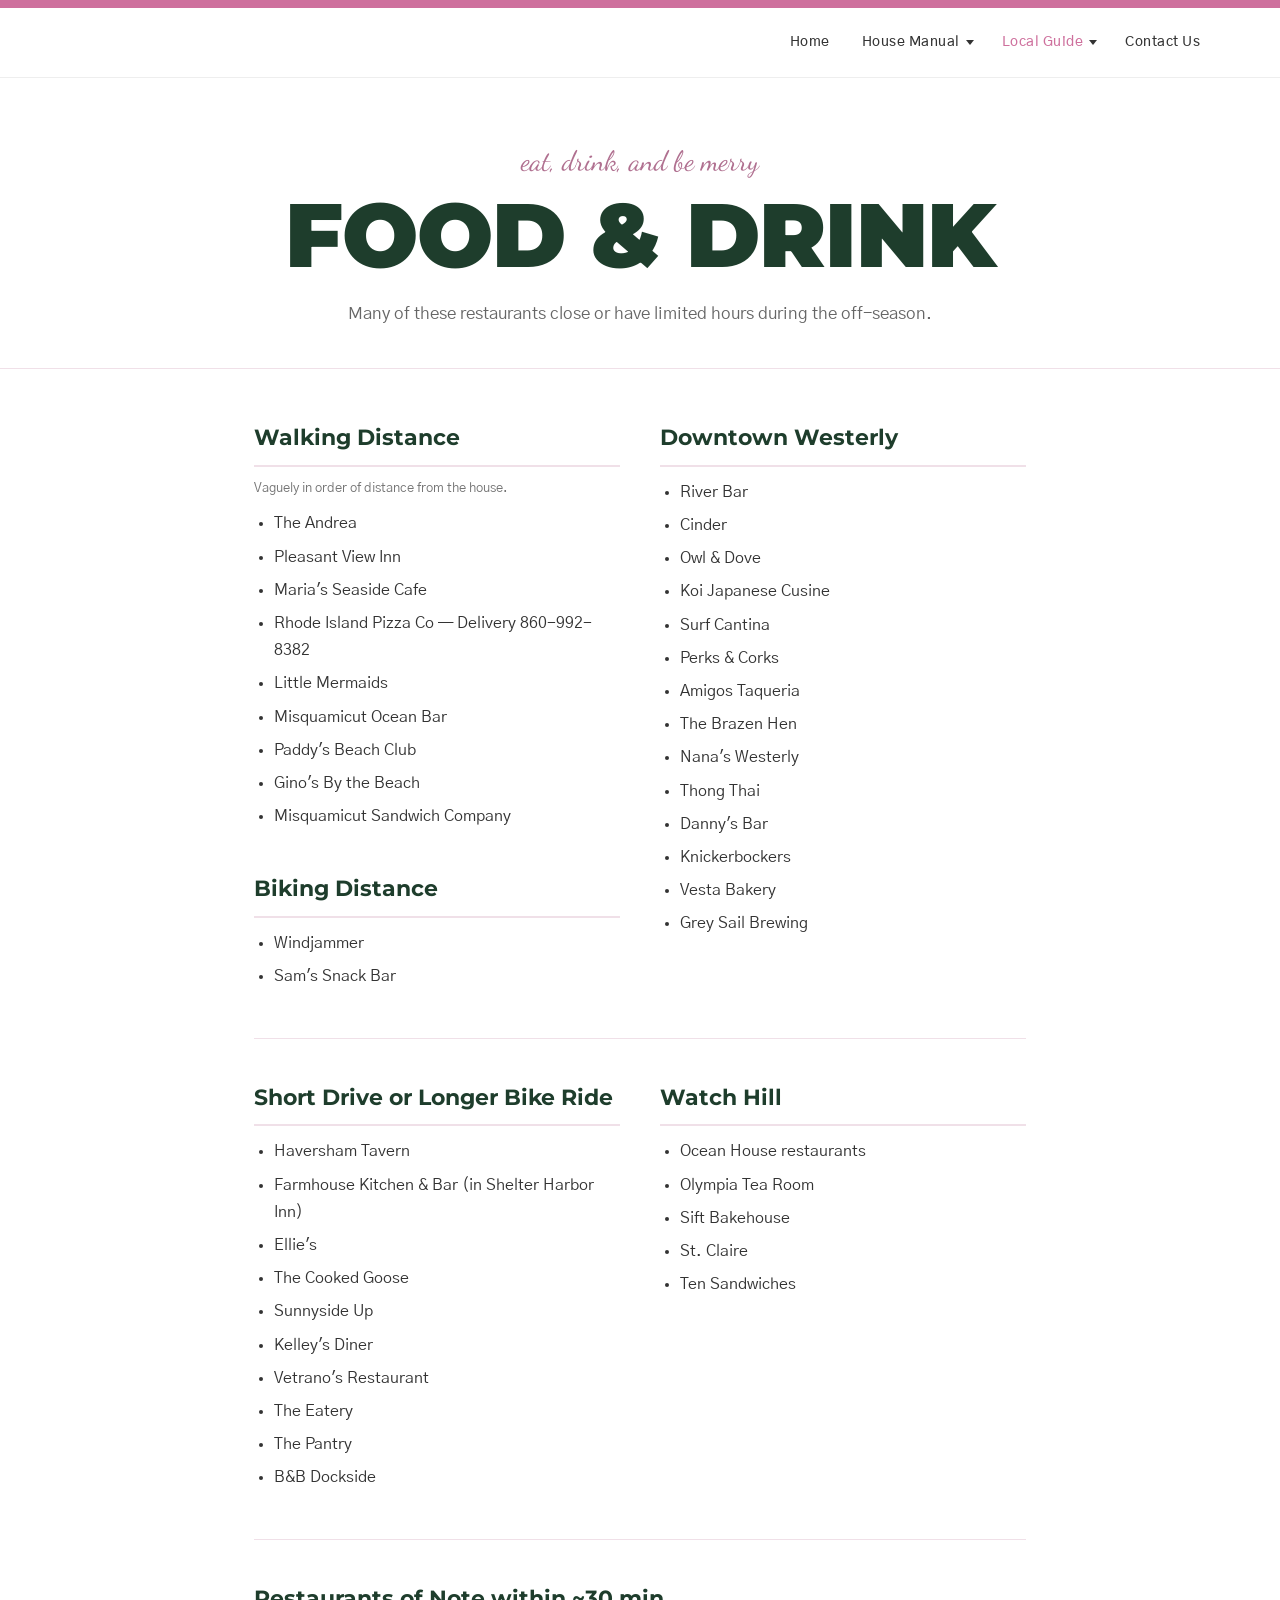
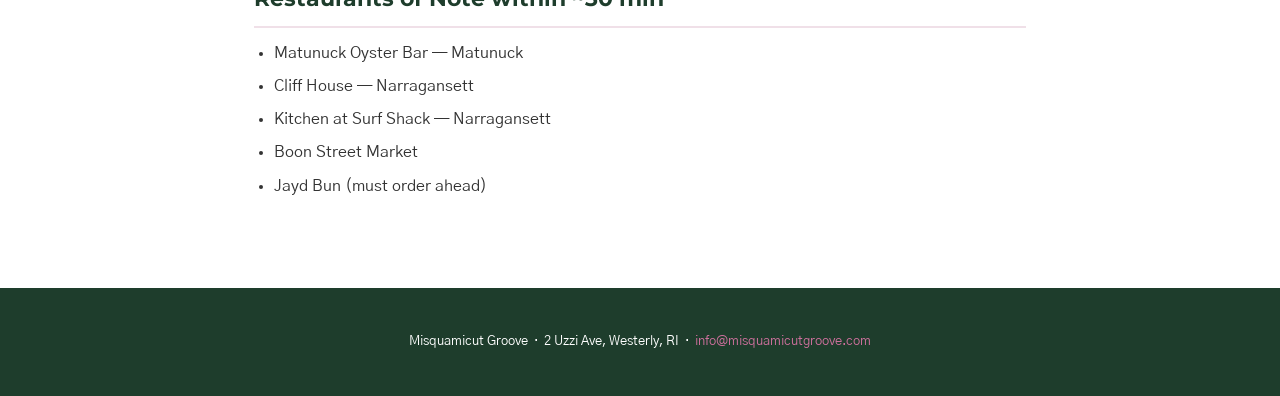
<file: local-guide/food-drink/index.html>
<!DOCTYPE html>
<html lang="en">
<head>
  <meta charset="UTF-8">
  <meta name="viewport" content="width=device-width, initial-scale=1.0">
  <title>Food &amp; Drink – Misquamicut Groove</title>
  <link href="https://fonts.googleapis.com/css2?family=Dancing+Script:wght@400;700&family=Gothic+A1:wght@300;400;500;600;700;800&family=Montserrat:wght@400;500;600;700;800;900&display=swap" rel="stylesheet">
  <link rel="stylesheet" href="/css/shared.css">
  <script src="/scripts/nav.js" defer></script>
</head>
<body>

<div class="pink-bar"></div>

<nav class="page-nav">
  <a class="nav-logo" href="/">
    <img src="/images/66917cc6fcee62e718172e73_Misquamicut Groove Logo_Lines.png" alt="Misquamicut Groove">
  </a>
  <div class="nav-links">
    <a href="/">Home</a>
    <div class="nav-dropdown">
      <a href="/house-manual">House Manual</a>
      <button type="button" class="nav-caret" aria-label="Show House Manual pages" aria-haspopup="true" aria-expanded="false"></button>
      <div class="nav-menu">
        <a href="/house-manual/instructions">Check In &amp; Check Out</a>
        <a href="/house-manual/house-rules">House How-To</a>
      </div>
    </div>
    <div class="nav-dropdown">
      <a href="/local-guide" class="active">Local Guide</a>
      <button type="button" class="nav-caret" aria-label="Show Local Guide pages" aria-haspopup="true" aria-expanded="false"></button>
      <div class="nav-menu">
        <a href="/local-guide/beach">Beach Guide</a>
        <a href="/local-guide/food-drink" class="active" aria-current="page">Food &amp; Drink</a>
        <a href="/local-guide/explore">Explore</a>
        <a href="/local-guide/misc">Misc &amp; Useful</a>
      </div>
    </div>
    <a href="mailto:misquamicutgroove@gmail.com">Contact Us</a>
  </div>
</nav>

<div class="page-header">
  <span class="script">eat, drink, and be merry</span>
  <h1>FOOD&nbsp;&amp; DRINK</h1>
  <p class="intro">Many of these restaurants close or have limited hours during the off-season.</p>
</div>

<div class="page-content">

  <div class="two-col">

    <div>
      <h2>Walking Distance</h2>
      <p class="section-note">Vaguely in order of distance from the house.</p>
      <ul>
        <li>The Andrea</li>
        <li>Pleasant View Inn</li>
        <li>Maria's Seaside Cafe</li>
        <li>Rhode Island Pizza Co — Delivery 860-992-8382</li>
        <li>Little Mermaids</li>
        <li>Misquamicut Ocean Bar</li>
        <li>Paddy's Beach Club</li>
        <li>Gino's By the Beach</li>
        <li>Misquamicut Sandwich Company</li>
      </ul>

      <h2>Biking Distance</h2>
      <ul>
        <li>Windjammer</li>
        <li>Sam's Snack Bar</li>
      </ul>
    </div>

    <div>
      <h2>Downtown Westerly</h2>
      <ul>
        <li>River Bar</li>
        <li>Cinder</li>
        <li>Owl &amp; Dove</li>
        <li>Koi Japanese Cusine</li>
        <li>Surf Cantina</li>
        <li>Perks &amp; Corks</li>
        <li>Amigos Taqueria</li>
        <li>The Brazen Hen</li>
        <li>Nana's Westerly</li>
        <li>Thong Thai</li>
        <li>Danny's Bar</li>
        <li>Knickerbockers</li>
        <li>Vesta Bakery</li>
        <li>Grey Sail Brewing</li>
      </ul>
    </div>

  </div>

  <hr class="divider">

  <div class="two-col">

    <div>
      <h2>Short Drive or Longer Bike Ride</h2>
      <ul>
        <li>Haversham Tavern</li>
        <li>Farmhouse Kitchen &amp; Bar (in Shelter Harbor Inn)</li>
        <li>Ellie's</li>
        <li>The Cooked Goose</li>
        <li>Sunnyside Up</li>
        <li>Kelley's Diner</li>
        <li>Vetrano's Restaurant</li>
        <li>The Eatery</li>
        <li>The Pantry</li>
        <li>B&amp;B Dockside</li>
      </ul>
    </div>

    <div>
      <h2>Watch Hill</h2>
      <ul>
        <li>Ocean House restaurants</li>
        <li>Olympia Tea Room</li>
        <li>Sift Bakehouse</li>
        <li>St. Claire</li>
        <li>Ten Sandwiches</li>
      </ul>
    </div>

  </div>

  <hr class="divider">

  <h2>Restaurants of Note within ~30 min</h2>
  <ul>
    <li>Matunuck Oyster Bar — Matunuck</li>
    <li>Cliff House — Narragansett</li>
    <li>Kitchen at Surf Shack — Narragansett</li>
    <li>Boon Street Market</li>
    <li>Jayd Bun (must order ahead)</li>
  </ul>

</div>

<footer class="page-footer">
  <p>Misquamicut Groove &nbsp;·&nbsp; 2 Uzzi Ave, Westerly, RI &nbsp;·&nbsp; <a href="mailto:info@misquamicutgroove.com">info@misquamicutgroove.com</a></p>
</footer>

</body>
</html>
</file>
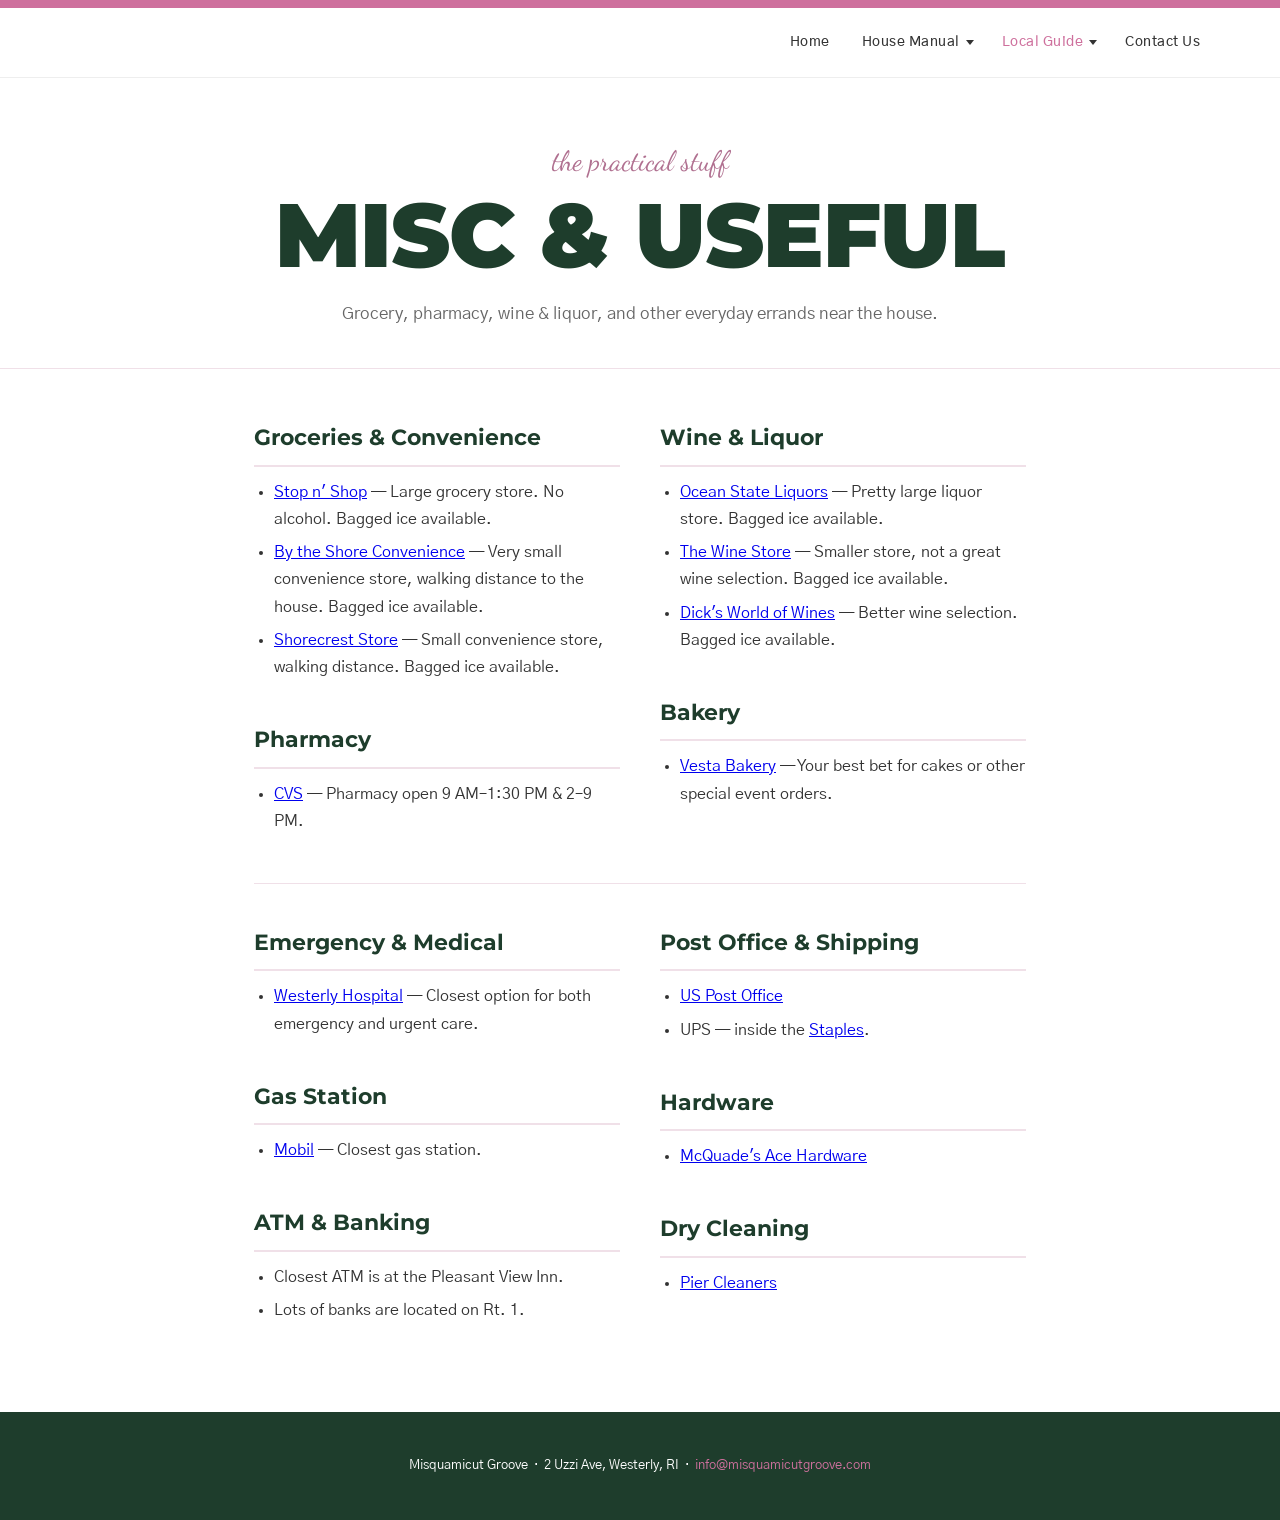
<file: local-guide/misc/index.html>
<!DOCTYPE html>
<html lang="en">
<head>
  <meta charset="UTF-8">
  <meta name="viewport" content="width=device-width, initial-scale=1.0">
  <title>Misc &amp; Useful – Misquamicut Groove</title>
  <link href="https://fonts.googleapis.com/css2?family=Dancing+Script:wght@400;700&family=Gothic+A1:wght@300;400;500;600;700;800&family=Montserrat:wght@400;500;600;700;800;900&display=swap" rel="stylesheet">
  <link rel="stylesheet" href="/css/shared.css">
  <script src="/scripts/nav.js" defer></script>
</head>
<body>

<div class="pink-bar"></div>

<nav class="page-nav">
  <a class="nav-logo" href="/">
    <img src="/images/66917cc6fcee62e718172e73_Misquamicut Groove Logo_Lines.png" alt="Misquamicut Groove">
  </a>
  <div class="nav-links">
    <a href="/">Home</a>
    <div class="nav-dropdown">
      <a href="/house-manual">House Manual</a>
      <button type="button" class="nav-caret" aria-label="Show House Manual pages" aria-haspopup="true" aria-expanded="false"></button>
      <div class="nav-menu">
        <a href="/house-manual/instructions">Check In &amp; Check Out</a>
        <a href="/house-manual/house-rules">House How-To</a>
      </div>
    </div>
    <div class="nav-dropdown">
      <a href="/local-guide" class="active">Local Guide</a>
      <button type="button" class="nav-caret" aria-label="Show Local Guide pages" aria-haspopup="true" aria-expanded="false"></button>
      <div class="nav-menu">
        <a href="/local-guide/beach">Beach Guide</a>
        <a href="/local-guide/food-drink">Food &amp; Drink</a>
        <a href="/local-guide/explore">Explore</a>
        <a href="/local-guide/misc" class="active" aria-current="page">Misc &amp; Useful</a>
      </div>
    </div>
    <a href="mailto:misquamicutgroove@gmail.com">Contact Us</a>
  </div>
</nav>

<div class="page-header">
  <span class="script">the practical stuff</span>
  <h1>MISC&nbsp;&amp; USEFUL</h1>
  <p class="intro">Grocery, pharmacy, wine &amp; liquor, and other everyday errands near the house.</p>
</div>

<div class="page-content">

  <div class="two-col">

    <div>
      <h2>Groceries &amp; Convenience</h2>
      <ul>
        <li><a href="https://maps.app.goo.gl/tZYbqFcRJVKfLhXL7" target="_blank">Stop n' Shop</a> — Large grocery store. No alcohol. Bagged ice available.</li>
        <li><a href="https://maps.app.goo.gl/4piaHCTT4CLR8kaQ8" target="_blank">By the Shore Convenience</a> — Very small convenience store, walking distance to the house. Bagged ice available.</li>
        <li><a href="https://maps.app.goo.gl/4myWhmsN53HpzbQSA" target="_blank">Shorecrest Store</a> — Small convenience store, walking distance. Bagged ice available.</li>
      </ul>

      <h2>Pharmacy</h2>
      <ul>
        <li><a href="https://maps.app.goo.gl/YgDStjDiWjxUJa3A8" target="_blank">CVS</a> — Pharmacy open 9 AM–1:30 PM &amp; 2–9 PM.</li>
      </ul>
    </div>

    <div>
      <h2>Wine &amp; Liquor</h2>
      <ul>
        <li><a href="https://maps.app.goo.gl/9LyRKJFgvg9iUtM88" target="_blank">Ocean State Liquors</a> — Pretty large liquor store. Bagged ice available.</li>
        <li><a href="https://maps.app.goo.gl/sJxZ4Yvcfbnq2B4KA" target="_blank">The Wine Store</a> — Smaller store, not a great wine selection. Bagged ice available.</li>
        <li><a href="https://maps.app.goo.gl/ZApMSGNqknS9BsWS8" target="_blank">Dick's World of Wines</a> — Better wine selection. Bagged ice available.</li>
      </ul>

      <h2>Bakery</h2>
      <ul>
        <li><a href="https://www.vestabakery.com/" target="_blank">Vesta Bakery</a> — Your best bet for cakes or other special event orders.</li>
      </ul>
    </div>

  </div>

  <hr class="divider">

  <div class="two-col">

    <div>
      <h2>Emergency &amp; Medical</h2>
      <ul>
        <li><a href="https://www.westerlyhospital.org/" target="_blank">Westerly Hospital</a> — Closest option for both emergency and urgent care.</li>
      </ul>

      <h2>Gas Station</h2>
      <ul>
        <li><a href="https://maps.app.goo.gl/i6XWogktBAiZRuai8" target="_blank">Mobil</a> — Closest gas station.</li>
      </ul>

      <h2>ATM &amp; Banking</h2>
      <ul>
        <li>Closest ATM is at the Pleasant View Inn.</li>
        <li>Lots of banks are located on Rt. 1.</li>
      </ul>
    </div>

    <div>
      <h2>Post Office &amp; Shipping</h2>
      <ul>
        <li><a href="https://maps.app.goo.gl/GrWWv9w1Mhs3M71q6" target="_blank">US Post Office</a></li>
        <li>UPS — inside the <a href="https://maps.app.goo.gl/VbWeh45Z4mNi75nRA" target="_blank">Staples</a>.</li>
      </ul>

      <h2>Hardware</h2>
      <ul>
        <li><a href="https://maps.app.goo.gl/9J54nc1AwaZCynby7" target="_blank">McQuade's Ace Hardware</a></li>
      </ul>

      <h2>Dry Cleaning</h2>
      <ul>
        <li><a href="http://www.piercleaners.com/" target="_blank">Pier Cleaners</a></li>
      </ul>
    </div>

  </div>

</div>

<footer class="page-footer">
  <p>Misquamicut Groove &nbsp;·&nbsp; 2 Uzzi Ave, Westerly, RI &nbsp;·&nbsp; <a href="mailto:info@misquamicutgroove.com">info@misquamicutgroove.com</a></p>
</footer>

</body>
</html>
</file>
<file: css/main.css>
html {
  -webkit-text-size-adjust: 100%;
  -ms-text-size-adjust: 100%;
  font-family: sans-serif;
}

body {
  margin: 0;
}

article, aside, details, figcaption, figure, footer, header, hgroup, main, menu, nav, section, summary {
  display: block;
}

audio, canvas, progress, video {
  vertical-align: baseline;
  display: inline-block;
}

audio:not([controls]) {
  height: 0;
  display: none;
}

[hidden], template {
  display: none;
}

a {
  background-color: #0000;
}

a:active, a:hover {
  outline: 0;
}

abbr[title] {
  border-bottom: 1px dotted;
}

b, strong {
  font-weight: bold;
}

dfn {
  font-style: italic;
}

h1 {
  margin: .67em 0;
  font-size: 2em;
}

mark {
  color: #000;
  background: #ff0;
}

small {
  font-size: 80%;
}

sub, sup {
  vertical-align: baseline;
  font-size: 75%;
  line-height: 0;
  position: relative;
}

sup {
  top: -.5em;
}

sub {
  bottom: -.25em;
}

img {
  border: 0;
}

svg:not(:root) {
  overflow: hidden;
}

hr {
  box-sizing: content-box;
  height: 0;
}

pre {
  overflow: auto;
}

code, kbd, pre, samp {
  font-family: monospace;
  font-size: 1em;
}

button, input, optgroup, select, textarea {
  color: inherit;
  font: inherit;
  margin: 0;
}

button {
  overflow: visible;
}

button, select {
  text-transform: none;
}

button, html input[type="button"], input[type="reset"] {
  -webkit-appearance: button;
  cursor: pointer;
}

button[disabled], html input[disabled] {
  cursor: default;
}

button::-moz-focus-inner, input::-moz-focus-inner {
  border: 0;
  padding: 0;
}

input {
  line-height: normal;
}

input[type="checkbox"], input[type="radio"] {
  box-sizing: border-box;
  padding: 0;
}

input[type="number"]::-webkit-inner-spin-button, input[type="number"]::-webkit-outer-spin-button {
  height: auto;
}

input[type="search"] {
  -webkit-appearance: none;
}

input[type="search"]::-webkit-search-cancel-button, input[type="search"]::-webkit-search-decoration {
  -webkit-appearance: none;
}

legend {
  border: 0;
  padding: 0;
}

textarea {
  overflow: auto;
}

optgroup {
  font-weight: bold;
}

table {
  border-collapse: collapse;
  border-spacing: 0;
}

td, th {
  padding: 0;
}

@font-face {
  font-family: webflow-icons;
  src: url("[data-uri]") format("truetype");
  font-weight: normal;
  font-style: normal;
}

[class^="w-icon-"], [class*=" w-icon-"] {
  speak: none;
  font-variant: normal;
  text-transform: none;
  -webkit-font-smoothing: antialiased;
  -moz-osx-font-smoothing: grayscale;
  font-style: normal;
  font-weight: normal;
  line-height: 1;
  font-family: webflow-icons !important;
}

.w-icon-slider-right:before {
  content: "";
}

.w-icon-slider-left:before {
  content: "";
}

.w-icon-nav-menu:before {
  content: "";
}

.w-icon-arrow-down:before, .w-icon-dropdown-toggle:before {
  content: "";
}

.w-icon-file-upload-remove:before {
  content: "";
}

.w-icon-file-upload-icon:before {
  content: "";
}

* {
  box-sizing: border-box;
}

html {
  height: 100%;
}

body {
  color: #333;
  background-color: #fff;
  min-height: 100%;
  margin: 0;
  font-family: Arial, sans-serif;
  font-size: 14px;
  line-height: 20px;
}

img {
  vertical-align: middle;
  max-width: 100%;
  display: inline-block;
}

html.w-mod-touch * {
  background-attachment: scroll !important;
}

.w-block {
  display: block;
}

.w-inline-block {
  max-width: 100%;
  display: inline-block;
}

.w-clearfix:before, .w-clearfix:after {
  content: " ";
  grid-area: 1 / 1 / 2 / 2;
  display: table;
}

.w-clearfix:after {
  clear: both;
}

.w-hidden {
  display: none;
}

.w-button {
  color: #fff;
  line-height: inherit;
  cursor: pointer;
  background-color: #3898ec;
  border: 0;
  border-radius: 0;
  padding: 9px 15px;
  text-decoration: none;
  display: inline-block;
}

input.w-button {
  -webkit-appearance: button;
}

html[data-w-dynpage] [data-w-cloak] {
  color: #0000 !important;
}

.w-code-block {
  margin: unset;
}

pre.w-code-block code {
  all: inherit;
}

.w-optimization {
  display: contents;
}

.w-webflow-badge, .w-webflow-badge * {
  z-index: auto;
  visibility: visible;
  box-sizing: border-box;
  float: none;
  clear: none;
  box-shadow: none;
  opacity: 1;
  direction: ltr;
  font-family: inherit;
  font-weight: inherit;
  color: inherit;
  font-size: inherit;
  line-height: inherit;
  font-style: inherit;
  font-variant: inherit;
  text-align: inherit;
  letter-spacing: inherit;
  -webkit-text-decoration: inherit;
  text-decoration: inherit;
  text-indent: 0;
  text-transform: inherit;
  text-shadow: none;
  font-smoothing: auto;
  vertical-align: baseline;
  cursor: inherit;
  white-space: inherit;
  word-break: normal;
  word-spacing: normal;
  word-wrap: normal;
  background: none;
  border: 0 #0000;
  border-radius: 0;
  width: auto;
  min-width: 0;
  max-width: none;
  height: auto;
  min-height: 0;
  max-height: none;
  margin: 0;
  padding: 0;
  list-style-type: disc;
  transition: none;
  display: block;
  position: static;
  inset: auto;
  overflow: visible;
  transform: none;
}

.w-webflow-badge {
  white-space: nowrap;
  cursor: pointer;
  box-shadow: 0 0 0 1px #0000001a, 0 1px 3px #0000001a;
  visibility: visible !important;
  z-index: 2147483647 !important;
  color: #aaadb0 !important;
  opacity: 1 !important;
  background-color: #fff !important;
  border-radius: 3px !important;
  width: auto !important;
  height: auto !important;
  margin: 0 !important;
  padding: 6px !important;
  font-size: 12px !important;
  line-height: 14px !important;
  text-decoration: none !important;
  display: inline-block !important;
  position: fixed !important;
  inset: auto 12px 12px auto !important;
  overflow: visible !important;
  transform: none !important;
}

.w-webflow-badge > img {
  visibility: visible !important;
  opacity: 1 !important;
  vertical-align: middle !important;
  display: inline-block !important;
}

h1, h2, h3, h4, h5, h6 {
  margin-bottom: 10px;
  font-weight: bold;
}

h1 {
  margin-top: 20px;
  font-size: 38px;
  line-height: 44px;
}

h2 {
  margin-top: 20px;
  font-size: 32px;
  line-height: 36px;
}

h3 {
  margin-top: 20px;
  font-size: 24px;
  line-height: 30px;
}

h4 {
  margin-top: 10px;
  font-size: 18px;
  line-height: 24px;
}

h5 {
  margin-top: 10px;
  font-size: 14px;
  line-height: 20px;
}

h6 {
  margin-top: 10px;
  font-size: 12px;
  line-height: 18px;
}

p {
  margin-top: 0;
  margin-bottom: 10px;
}

blockquote {
  border-left: 5px solid #e2e2e2;
  margin: 0 0 10px;
  padding: 10px 20px;
  font-size: 18px;
  line-height: 22px;
}

figure {
  margin: 0 0 10px;
}

figcaption {
  text-align: center;
  margin-top: 5px;
}

ul, ol {
  margin-top: 0;
  margin-bottom: 10px;
  padding-left: 40px;
}

.w-list-unstyled {
  padding-left: 0;
  list-style: none;
}

.w-embed:before, .w-embed:after {
  content: " ";
  grid-area: 1 / 1 / 2 / 2;
  display: table;
}

.w-embed:after {
  clear: both;
}

.w-video {
  width: 100%;
  padding: 0;
  position: relative;
}

.w-video iframe, .w-video object, .w-video embed {
  border: none;
  width: 100%;
  height: 100%;
  position: absolute;
  top: 0;
  left: 0;
}

fieldset {
  border: 0;
  margin: 0;
  padding: 0;
}

button, [type="button"], [type="reset"] {
  cursor: pointer;
  -webkit-appearance: button;
  border: 0;
}

.w-form {
  margin: 0 0 15px;
}

.w-form-done {
  text-align: center;
  background-color: #ddd;
  padding: 20px;
  display: none;
}

.w-form-fail {
  background-color: #ffdede;
  margin-top: 10px;
  padding: 10px;
  display: none;
}

label {
  margin-bottom: 5px;
  font-weight: bold;
  display: block;
}

.w-input, .w-select {
  color: #333;
  vertical-align: middle;
  background-color: #fff;
  border: 1px solid #ccc;
  width: 100%;
  height: 38px;
  margin-bottom: 10px;
  padding: 8px 12px;
  font-size: 14px;
  line-height: 1.42857;
  display: block;
}

.w-input::placeholder, .w-select::placeholder {
  color: #999;
}

.w-input:focus, .w-select:focus {
  border-color: #3898ec;
  outline: 0;
}

.w-input[disabled], .w-select[disabled], .w-input[readonly], .w-select[readonly], fieldset[disabled] .w-input, fieldset[disabled] .w-select {
  cursor: not-allowed;
}

.w-input[disabled]:not(.w-input-disabled), .w-select[disabled]:not(.w-input-disabled), .w-input[readonly], .w-select[readonly], fieldset[disabled]:not(.w-input-disabled) .w-input, fieldset[disabled]:not(.w-input-disabled) .w-select {
  background-color: #eee;
}

textarea.w-input, textarea.w-select {
  height: auto;
}

.w-select {
  background-color: #f3f3f3;
}

.w-select[multiple] {
  height: auto;
}

.w-form-label {
  cursor: pointer;
  margin-bottom: 0;
  font-weight: normal;
  display: inline-block;
}

.w-radio {
  margin-bottom: 5px;
  padding-left: 20px;
  display: block;
}

.w-radio:before, .w-radio:after {
  content: " ";
  grid-area: 1 / 1 / 2 / 2;
  display: table;
}

.w-radio:after {
  clear: both;
}

.w-radio-input {
  float: left;
  margin: 3px 0 0 -20px;
  line-height: normal;
}

.w-file-upload {
  margin-bottom: 10px;
  display: block;
}

.w-file-upload-input {
  opacity: 0;
  z-index: -100;
  width: .1px;
  height: .1px;
  position: absolute;
  overflow: hidden;
}

.w-file-upload-default, .w-file-upload-uploading, .w-file-upload-success {
  color: #333;
  display: inline-block;
}

.w-file-upload-error {
  margin-top: 10px;
  display: block;
}

.w-file-upload-default.w-hidden, .w-file-upload-uploading.w-hidden, .w-file-upload-error.w-hidden, .w-file-upload-success.w-hidden {
  display: none;
}

.w-file-upload-uploading-btn {
  cursor: pointer;
  background-color: #fafafa;
  border: 1px solid #ccc;
  margin: 0;
  padding: 8px 12px;
  font-size: 14px;
  font-weight: normal;
  display: flex;
}

.w-file-upload-file {
  background-color: #fafafa;
  border: 1px solid #ccc;
  flex-grow: 1;
  justify-content: space-between;
  margin: 0;
  padding: 8px 9px 8px 11px;
  display: flex;
}

.w-file-upload-file-name {
  font-size: 14px;
  font-weight: normal;
  display: block;
}

.w-file-remove-link {
  cursor: pointer;
  width: auto;
  height: auto;
  margin-top: 3px;
  margin-left: 10px;
  padding: 3px;
  display: block;
}

.w-icon-file-upload-remove {
  margin: auto;
  font-size: 10px;
}

.w-file-upload-error-msg {
  color: #ea384c;
  padding: 2px 0;
  display: inline-block;
}

.w-file-upload-info {
  padding: 0 12px;
  line-height: 38px;
  display: inline-block;
}

.w-file-upload-label {
  cursor: pointer;
  background-color: #fafafa;
  border: 1px solid #ccc;
  margin: 0;
  padding: 8px 12px;
  font-size: 14px;
  font-weight: normal;
  display: inline-block;
}

.w-icon-file-upload-icon, .w-icon-file-upload-uploading {
  width: 20px;
  margin-right: 8px;
  display: inline-block;
}

.w-icon-file-upload-uploading {
  height: 20px;
}

.w-container {
  max-width: 940px;
  margin-left: auto;
  margin-right: auto;
}

.w-container:before, .w-container:after {
  content: " ";
  grid-area: 1 / 1 / 2 / 2;
  display: table;
}

.w-container:after {
  clear: both;
}

.w-container .w-row {
  margin-left: -10px;
  margin-right: -10px;
}

.w-row:before, .w-row:after {
  content: " ";
  grid-area: 1 / 1 / 2 / 2;
  display: table;
}

.w-row:after {
  clear: both;
}

.w-row .w-row {
  margin-left: 0;
  margin-right: 0;
}

.w-col {
  float: left;
  width: 100%;
  min-height: 1px;
  padding-left: 10px;
  padding-right: 10px;
  position: relative;
}

.w-col .w-col {
  padding-left: 0;
  padding-right: 0;
}

.w-col-1 {
  width: 8.33333%;
}

.w-col-2 {
  width: 16.6667%;
}

.w-col-3 {
  width: 25%;
}

.w-col-4 {
  width: 33.3333%;
}

.w-col-5 {
  width: 41.6667%;
}

.w-col-6 {
  width: 50%;
}

.w-col-7 {
  width: 58.3333%;
}

.w-col-8 {
  width: 66.6667%;
}

.w-col-9 {
  width: 75%;
}

.w-col-10 {
  width: 83.3333%;
}

.w-col-11 {
  width: 91.6667%;
}

.w-col-12 {
  width: 100%;
}

.w-hidden-main {
  display: none !important;
}

@media screen and (max-width: 991px) {
  .w-container {
    max-width: 728px;
  }

  .w-hidden-main {
    display: inherit !important;
  }

  .w-hidden-medium {
    display: none !important;
  }

  .w-col-medium-1 {
    width: 8.33333%;
  }

  .w-col-medium-2 {
    width: 16.6667%;
  }

  .w-col-medium-3 {
    width: 25%;
  }

  .w-col-medium-4 {
    width: 33.3333%;
  }

  .w-col-medium-5 {
    width: 41.6667%;
  }

  .w-col-medium-6 {
    width: 50%;
  }

  .w-col-medium-7 {
    width: 58.3333%;
  }

  .w-col-medium-8 {
    width: 66.6667%;
  }

  .w-col-medium-9 {
    width: 75%;
  }

  .w-col-medium-10 {
    width: 83.3333%;
  }

  .w-col-medium-11 {
    width: 91.6667%;
  }

  .w-col-medium-12 {
    width: 100%;
  }

  .w-col-stack {
    width: 100%;
    left: auto;
    right: auto;
  }
}

@media screen and (max-width: 767px) {
  .w-hidden-main, .w-hidden-medium {
    display: inherit !important;
  }

  .w-hidden-small {
    display: none !important;
  }

  .w-row, .w-container .w-row {
    margin-left: 0;
    margin-right: 0;
  }

  .w-col {
    width: 100%;
    left: auto;
    right: auto;
  }

  .w-col-small-1 {
    width: 8.33333%;
  }

  .w-col-small-2 {
    width: 16.6667%;
  }

  .w-col-small-3 {
    width: 25%;
  }

  .w-col-small-4 {
    width: 33.3333%;
  }

  .w-col-small-5 {
    width: 41.6667%;
  }

  .w-col-small-6 {
    width: 50%;
  }

  .w-col-small-7 {
    width: 58.3333%;
  }

  .w-col-small-8 {
    width: 66.6667%;
  }

  .w-col-small-9 {
    width: 75%;
  }

  .w-col-small-10 {
    width: 83.3333%;
  }

  .w-col-small-11 {
    width: 91.6667%;
  }

  .w-col-small-12 {
    width: 100%;
  }
}

@media screen and (max-width: 479px) {
  .w-container {
    max-width: none;
  }

  .w-hidden-main, .w-hidden-medium, .w-hidden-small {
    display: inherit !important;
  }

  .w-hidden-tiny {
    display: none !important;
  }

  .w-col {
    width: 100%;
  }

  .w-col-tiny-1 {
    width: 8.33333%;
  }

  .w-col-tiny-2 {
    width: 16.6667%;
  }

  .w-col-tiny-3 {
    width: 25%;
  }

  .w-col-tiny-4 {
    width: 33.3333%;
  }

  .w-col-tiny-5 {
    width: 41.6667%;
  }

  .w-col-tiny-6 {
    width: 50%;
  }

  .w-col-tiny-7 {
    width: 58.3333%;
  }

  .w-col-tiny-8 {
    width: 66.6667%;
  }

  .w-col-tiny-9 {
    width: 75%;
  }

  .w-col-tiny-10 {
    width: 83.3333%;
  }

  .w-col-tiny-11 {
    width: 91.6667%;
  }

  .w-col-tiny-12 {
    width: 100%;
  }
}

.w-widget {
  position: relative;
}

.w-widget-map {
  width: 100%;
  height: 400px;
}

.w-widget-map label {
  width: auto;
  display: inline;
}

.w-widget-map img {
  max-width: inherit;
}

.w-widget-map .gm-style-iw {
  text-align: center;
}

.w-widget-map .gm-style-iw > button {
  display: none !important;
}

.w-widget-twitter {
  overflow: hidden;
}

.w-widget-twitter-count-shim {
  vertical-align: top;
  text-align: center;
  background: #fff;
  border: 1px solid #758696;
  border-radius: 3px;
  width: 28px;
  height: 20px;
  display: inline-block;
  position: relative;
}

.w-widget-twitter-count-shim * {
  pointer-events: none;
  -webkit-user-select: none;
  user-select: none;
}

.w-widget-twitter-count-shim .w-widget-twitter-count-inner {
  text-align: center;
  color: #999;
  font-family: serif;
  font-size: 15px;
  line-height: 12px;
  position: relative;
}

.w-widget-twitter-count-shim .w-widget-twitter-count-clear {
  display: block;
  position: relative;
}

.w-widget-twitter-count-shim.w--large {
  width: 36px;
  height: 28px;
}

.w-widget-twitter-count-shim.w--large .w-widget-twitter-count-inner {
  font-size: 18px;
  line-height: 18px;
}

.w-widget-twitter-count-shim:not(.w--vertical) {
  margin-left: 5px;
  margin-right: 8px;
}

.w-widget-twitter-count-shim:not(.w--vertical).w--large {
  margin-left: 6px;
}

.w-widget-twitter-count-shim:not(.w--vertical):before, .w-widget-twitter-count-shim:not(.w--vertical):after {
  content: " ";
  pointer-events: none;
  border: solid #0000;
  width: 0;
  height: 0;
  position: absolute;
  top: 50%;
  left: 0;
}

.w-widget-twitter-count-shim:not(.w--vertical):before {
  border-width: 4px;
  border-color: #75869600 #5d6c7b #75869600 #75869600;
  margin-top: -4px;
  margin-left: -9px;
}

.w-widget-twitter-count-shim:not(.w--vertical).w--large:before {
  border-width: 5px;
  margin-top: -5px;
  margin-left: -10px;
}

.w-widget-twitter-count-shim:not(.w--vertical):after {
  border-width: 4px;
  border-color: #fff0 #fff #fff0 #fff0;
  margin-top: -4px;
  margin-left: -8px;
}

.w-widget-twitter-count-shim:not(.w--vertical).w--large:after {
  border-width: 5px;
  margin-top: -5px;
  margin-left: -9px;
}

.w-widget-twitter-count-shim.w--vertical {
  width: 61px;
  height: 33px;
  margin-bottom: 8px;
}

.w-widget-twitter-count-shim.w--vertical:before, .w-widget-twitter-count-shim.w--vertical:after {
  content: " ";
  pointer-events: none;
  border: solid #0000;
  width: 0;
  height: 0;
  position: absolute;
  top: 100%;
  left: 50%;
}

.w-widget-twitter-count-shim.w--vertical:before {
  border-width: 5px;
  border-color: #5d6c7b #75869600 #75869600;
  margin-left: -5px;
}

.w-widget-twitter-count-shim.w--vertical:after {
  border-width: 4px;
  border-color: #fff #fff0 #fff0;
  margin-left: -4px;
}

.w-widget-twitter-count-shim.w--vertical .w-widget-twitter-count-inner {
  font-size: 18px;
  line-height: 22px;
}

.w-widget-twitter-count-shim.w--vertical.w--large {
  width: 76px;
}

.w-background-video {
  color: #fff;
  height: 500px;
  position: relative;
  overflow: hidden;
}

.w-background-video > video {
  object-fit: cover;
  z-index: -100;
  background-position: 50%;
  background-size: cover;
  width: 100%;
  height: 100%;
  margin: auto;
  position: absolute;
  inset: -100%;
}

.w-background-video > video::-webkit-media-controls-start-playback-button {
  -webkit-appearance: none;
  display: none !important;
}

.w-background-video--control {
  background-color: #0000;
  padding: 0;
  position: absolute;
  bottom: 1em;
  right: 1em;
}

.w-background-video--control > [hidden] {
  display: none !important;
}

.w-slider {
  text-align: center;
  clear: both;
  -webkit-tap-highlight-color: #0000;
  tap-highlight-color: #0000;
  background: #ddd;
  height: 300px;
  position: relative;
}

.w-slider-mask {
  z-index: 1;
  white-space: nowrap;
  height: 100%;
  display: block;
  position: relative;
  left: 0;
  right: 0;
  overflow: hidden;
}

.w-slide {
  vertical-align: top;
  white-space: normal;
  text-align: left;
  width: 100%;
  height: 100%;
  display: inline-block;
  position: relative;
}

.w-slider-nav {
  z-index: 2;
  text-align: center;
  -webkit-tap-highlight-color: #0000;
  tap-highlight-color: #0000;
  height: 40px;
  margin: auto;
  padding-top: 10px;
  position: absolute;
  inset: auto 0 0;
}

.w-slider-nav.w-round > div {
  border-radius: 100%;
}

.w-slider-nav.w-num > div {
  font-size: inherit;
  line-height: inherit;
  width: auto;
  height: auto;
  padding: .2em .5em;
}

.w-slider-nav.w-shadow > div {
  box-shadow: 0 0 3px #3336;
}

.w-slider-nav-invert {
  color: #fff;
}

.w-slider-nav-invert > div {
  background-color: #2226;
}

.w-slider-nav-invert > div.w-active {
  background-color: #222;
}

.w-slider-dot {
  cursor: pointer;
  background-color: #fff6;
  width: 1em;
  height: 1em;
  margin: 0 3px .5em;
  transition: background-color .1s, color .1s;
  display: inline-block;
  position: relative;
}

.w-slider-dot.w-active {
  background-color: #fff;
}

.w-slider-dot:focus {
  outline: none;
  box-shadow: 0 0 0 2px #fff;
}

.w-slider-dot:focus.w-active {
  box-shadow: none;
}

.w-slider-arrow-left, .w-slider-arrow-right {
  cursor: pointer;
  color: #fff;
  -webkit-tap-highlight-color: #0000;
  tap-highlight-color: #0000;
  -webkit-user-select: none;
  user-select: none;
  width: 80px;
  margin: auto;
  font-size: 40px;
  position: absolute;
  inset: 0;
  overflow: hidden;
}

.w-slider-arrow-left [class^="w-icon-"], .w-slider-arrow-right [class^="w-icon-"], .w-slider-arrow-left [class*=" w-icon-"], .w-slider-arrow-right [class*=" w-icon-"] {
  position: absolute;
}

.w-slider-arrow-left:focus, .w-slider-arrow-right:focus {
  outline: 0;
}

.w-slider-arrow-left {
  z-index: 3;
  right: auto;
}

.w-slider-arrow-right {
  z-index: 4;
  left: auto;
}

.w-icon-slider-left, .w-icon-slider-right {
  width: 1em;
  height: 1em;
  margin: auto;
  inset: 0;
}

.w-slider-aria-label {
  clip: rect(0 0 0 0);
  border: 0;
  width: 1px;
  height: 1px;
  margin: -1px;
  padding: 0;
  position: absolute;
  overflow: hidden;
}

.w-slider-force-show {
  display: block !important;
}

.w-dropdown {
  text-align: left;
  z-index: 900;
  margin-left: auto;
  margin-right: auto;
  display: inline-block;
  position: relative;
}

.w-dropdown-btn, .w-dropdown-toggle, .w-dropdown-link {
  vertical-align: top;
  color: #222;
  text-align: left;
  white-space: nowrap;
  margin-left: auto;
  margin-right: auto;
  padding: 20px;
  text-decoration: none;
  position: relative;
}

.w-dropdown-toggle {
  -webkit-user-select: none;
  user-select: none;
  cursor: pointer;
  padding-right: 40px;
  display: inline-block;
}

.w-dropdown-toggle:focus {
  outline: 0;
}

.w-icon-dropdown-toggle {
  width: 1em;
  height: 1em;
  margin: auto 20px auto auto;
  position: absolute;
  top: 0;
  bottom: 0;
  right: 0;
}

.w-dropdown-list {
  background: #ddd;
  min-width: 100%;
  display: none;
  position: absolute;
}

.w-dropdown-list.w--open {
  display: block;
}

.w-dropdown-link {
  color: #222;
  padding: 10px 20px;
  display: block;
}

.w-dropdown-link.w--current {
  color: #0082f3;
}

.w-dropdown-link:focus {
  outline: 0;
}

@media screen and (max-width: 767px) {
  .w-nav-brand {
    padding-left: 10px;
  }
}

.w-lightbox-backdrop {
  cursor: auto;
  letter-spacing: normal;
  text-indent: 0;
  text-shadow: none;
  text-transform: none;
  visibility: visible;
  white-space: normal;
  word-break: normal;
  word-spacing: normal;
  word-wrap: normal;
  color: #fff;
  text-align: center;
  z-index: 2000;
  opacity: 0;
  -webkit-user-select: none;
  -moz-user-select: none;
  -webkit-tap-highlight-color: transparent;
  background: #000000e6;
  outline: 0;
  font-family: Helvetica Neue, Helvetica, Ubuntu, Segoe UI, Verdana, sans-serif;
  font-size: 17px;
  font-style: normal;
  font-weight: 300;
  line-height: 1.2;
  list-style: disc;
  position: fixed;
  inset: 0;
  -webkit-transform: translate(0);
}

.w-lightbox-backdrop, .w-lightbox-container {
  -webkit-overflow-scrolling: touch;
  height: 100%;
  overflow: auto;
}

.w-lightbox-content {
  height: 100vh;
  position: relative;
  overflow: hidden;
}

.w-lightbox-view {
  opacity: 0;
  width: 100vw;
  height: 100vh;
  position: absolute;
}

.w-lightbox-view:before {
  content: "";
  height: 100vh;
}

.w-lightbox-group, .w-lightbox-group .w-lightbox-view, .w-lightbox-group .w-lightbox-view:before {
  height: 86vh;
}

.w-lightbox-frame, .w-lightbox-view:before {
  vertical-align: middle;
  display: inline-block;
}

.w-lightbox-figure {
  margin: 0;
  position: relative;
}

.w-lightbox-group .w-lightbox-figure {
  cursor: pointer;
}

.w-lightbox-img {
  width: auto;
  max-width: none;
  height: auto;
}

.w-lightbox-image {
  float: none;
  max-width: 100vw;
  max-height: 100vh;
  display: block;
}

.w-lightbox-group .w-lightbox-image {
  max-height: 86vh;
}

.w-lightbox-caption {
  text-align: left;
  text-overflow: ellipsis;
  white-space: nowrap;
  background: #0006;
  padding: .5em 1em;
  position: absolute;
  bottom: 0;
  left: 0;
  right: 0;
  overflow: hidden;
}

.w-lightbox-embed {
  width: 100%;
  height: 100%;
  position: absolute;
  inset: 0;
}

.w-lightbox-control {
  cursor: pointer;
  background-position: center;
  background-repeat: no-repeat;
  background-size: 24px;
  width: 4em;
  transition: all .3s;
  position: absolute;
  top: 0;
}

.w-lightbox-left {
  background-image: url("[data-uri]");
  display: none;
  bottom: 0;
  left: 0;
}

.w-lightbox-right {
  background-image: url("[data-uri]");
  display: none;
  bottom: 0;
  right: 0;
}

.w-lightbox-close {
  background-image: url("[data-uri]");
  background-size: 18px;
  height: 2.6em;
  right: 0;
}

.w-lightbox-strip {
  white-space: nowrap;
  padding: 0 1vh;
  line-height: 0;
  position: absolute;
  bottom: 0;
  left: 0;
  right: 0;
  overflow: auto hidden;
}

.w-lightbox-item {
  box-sizing: content-box;
  cursor: pointer;
  width: 10vh;
  padding: 2vh 1vh;
  display: inline-block;
  -webkit-transform: translate3d(0, 0, 0);
}

.w-lightbox-active {
  opacity: .3;
}

.w-lightbox-thumbnail {
  background: #222;
  height: 10vh;
  position: relative;
  overflow: hidden;
}

.w-lightbox-thumbnail-image {
  position: absolute;
  top: 0;
  left: 0;
}

.w-lightbox-thumbnail .w-lightbox-tall {
  width: 100%;
  top: 50%;
  transform: translate(0, -50%);
}

.w-lightbox-thumbnail .w-lightbox-wide {
  height: 100%;
  left: 50%;
  transform: translate(-50%);
}

.w-lightbox-spinner {
  box-sizing: border-box;
  border: 5px solid #0006;
  border-radius: 50%;
  width: 40px;
  height: 40px;
  margin-top: -20px;
  margin-left: -20px;
  animation: .8s linear infinite spin;
  position: absolute;
  top: 50%;
  left: 50%;
}

.w-lightbox-spinner:after {
  content: "";
  border: 3px solid #0000;
  border-bottom-color: #fff;
  border-radius: 50%;
  position: absolute;
  inset: -4px;
}

.w-lightbox-hide {
  display: none;
}

.w-lightbox-noscroll {
  overflow: hidden;
}

@media (min-width: 768px) {
  .w-lightbox-content {
    height: 96vh;
    margin-top: 2vh;
  }

  .w-lightbox-view, .w-lightbox-view:before {
    height: 96vh;
  }

  .w-lightbox-group, .w-lightbox-group .w-lightbox-view, .w-lightbox-group .w-lightbox-view:before {
    height: 84vh;
  }

  .w-lightbox-image {
    max-width: 96vw;
    max-height: 96vh;
  }

  .w-lightbox-group .w-lightbox-image {
    max-width: 82.3vw;
    max-height: 84vh;
  }

  .w-lightbox-left, .w-lightbox-right {
    opacity: .5;
    display: block;
  }

  .w-lightbox-close {
    opacity: .8;
  }

  .w-lightbox-control:hover {
    opacity: 1;
  }
}

.w-lightbox-inactive, .w-lightbox-inactive:hover {
  opacity: 0;
}

.w-richtext:before, .w-richtext:after {
  content: " ";
  grid-area: 1 / 1 / 2 / 2;
  display: table;
}

.w-richtext:after {
  clear: both;
}

.w-richtext[contenteditable="true"]:before, .w-richtext[contenteditable="true"]:after {
  white-space: initial;
}

.w-richtext ol, .w-richtext ul {
  overflow: hidden;
}

.w-richtext .w-richtext-figure-selected.w-richtext-figure-type-video div:after, .w-richtext .w-richtext-figure-selected[data-rt-type="video"] div:after, .w-richtext .w-richtext-figure-selected.w-richtext-figure-type-image div, .w-richtext .w-richtext-figure-selected[data-rt-type="image"] div {
  outline: 2px solid #2895f7;
}

.w-richtext figure.w-richtext-figure-type-video > div:after, .w-richtext figure[data-rt-type="video"] > div:after {
  content: "";
  display: none;
  position: absolute;
  inset: 0;
}

.w-richtext figure {
  max-width: 60%;
  position: relative;
}

.w-richtext figure > div:before {
  cursor: default !important;
}

.w-richtext figure img {
  width: 100%;
}

.w-richtext figure figcaption.w-richtext-figcaption-placeholder {
  opacity: .6;
}

.w-richtext figure div {
  color: #0000;
  font-size: 0;
}

.w-richtext figure.w-richtext-figure-type-image, .w-richtext figure[data-rt-type="image"] {
  display: table;
}

.w-richtext figure.w-richtext-figure-type-image > div, .w-richtext figure[data-rt-type="image"] > div {
  display: inline-block;
}

.w-richtext figure.w-richtext-figure-type-image > figcaption, .w-richtext figure[data-rt-type="image"] > figcaption {
  caption-side: bottom;
  display: table-caption;
}

.w-richtext figure.w-richtext-figure-type-video, .w-richtext figure[data-rt-type="video"] {
  width: 60%;
  height: 0;
}

.w-richtext figure.w-richtext-figure-type-video iframe, .w-richtext figure[data-rt-type="video"] iframe {
  width: 100%;
  height: 100%;
  position: absolute;
  top: 0;
  left: 0;
}

.w-richtext figure.w-richtext-figure-type-video > div, .w-richtext figure[data-rt-type="video"] > div {
  width: 100%;
}

.w-richtext figure.w-richtext-align-center {
  clear: both;
  margin-left: auto;
  margin-right: auto;
}

.w-richtext figure.w-richtext-align-center.w-richtext-figure-type-image > div, .w-richtext figure.w-richtext-align-center[data-rt-type="image"] > div {
  max-width: 100%;
}

.w-richtext figure.w-richtext-align-normal {
  clear: both;
}

.w-richtext figure.w-richtext-align-fullwidth {
  text-align: center;
  clear: both;
  width: 100%;
  max-width: 100%;
  margin-left: auto;
  margin-right: auto;
  display: block;
}

.w-richtext figure.w-richtext-align-fullwidth > div {
  padding-bottom: inherit;
  display: inline-block;
}

.w-richtext figure.w-richtext-align-fullwidth > figcaption {
  display: block;
}

.w-richtext figure.w-richtext-align-floatleft {
  float: left;
  clear: none;
  margin-right: 15px;
}

.w-richtext figure.w-richtext-align-floatright {
  float: right;
  clear: none;
  margin-left: 15px;
}

.w-nav {
  z-index: 1000;
  background: #ddd;
  position: relative;
}

.w-nav:before, .w-nav:after {
  content: " ";
  grid-area: 1 / 1 / 2 / 2;
  display: table;
}

.w-nav:after {
  clear: both;
}

.w-nav-brand {
  float: left;
  color: #333;
  text-decoration: none;
  position: relative;
}

.w-nav-link {
  vertical-align: top;
  color: #222;
  text-align: left;
  margin-left: auto;
  margin-right: auto;
  padding: 20px;
  text-decoration: none;
  display: inline-block;
  position: relative;
}

.w-nav-link.w--current {
  color: #0082f3;
}

.w-nav-menu {
  float: right;
  position: relative;
}

[data-nav-menu-open] {
  text-align: center;
  background: #c8c8c8;
  min-width: 200px;
  position: absolute;
  top: 100%;
  left: 0;
  right: 0;
  overflow: visible;
  display: block !important;
}

.w--nav-link-open {
  display: block;
  position: relative;
}

.w-nav-overlay {
  width: 100%;
  display: none;
  position: absolute;
  top: 100%;
  left: 0;
  right: 0;
  overflow: hidden;
}

.w-nav-overlay [data-nav-menu-open] {
  top: 0;
}

.w-nav[data-animation="over-left"] .w-nav-overlay {
  width: auto;
}

.w-nav[data-animation="over-left"] .w-nav-overlay, .w-nav[data-animation="over-left"] [data-nav-menu-open] {
  z-index: 1;
  top: 0;
  right: auto;
}

.w-nav[data-animation="over-right"] .w-nav-overlay {
  width: auto;
}

.w-nav[data-animation="over-right"] .w-nav-overlay, .w-nav[data-animation="over-right"] [data-nav-menu-open] {
  z-index: 1;
  top: 0;
  left: auto;
}

.w-nav-button {
  float: right;
  cursor: pointer;
  -webkit-tap-highlight-color: #0000;
  tap-highlight-color: #0000;
  -webkit-user-select: none;
  user-select: none;
  padding: 18px;
  font-size: 24px;
  display: none;
  position: relative;
}

.w-nav-button:focus {
  outline: 0;
}

.w-nav-button.w--open {
  color: #fff;
  background-color: #c8c8c8;
}

.w-nav[data-collapse="all"] .w-nav-menu {
  display: none;
}

.w-nav[data-collapse="all"] .w-nav-button, .w--nav-dropdown-open, .w--nav-dropdown-toggle-open {
  display: block;
}

.w--nav-dropdown-list-open {
  position: static;
}

@media screen and (max-width: 991px) {
  .w-nav[data-collapse="medium"] .w-nav-menu {
    display: none;
  }

  .w-nav[data-collapse="medium"] .w-nav-button {
    display: block;
  }
}

@media screen and (max-width: 767px) {
  .w-nav[data-collapse="small"] .w-nav-menu {
    display: none;
  }

  .w-nav[data-collapse="small"] .w-nav-button {
    display: block;
  }

  .w-nav-brand {
    padding-left: 10px;
  }
}

@media screen and (max-width: 479px) {
  .w-nav[data-collapse="tiny"] .w-nav-menu {
    display: none;
  }

  .w-nav[data-collapse="tiny"] .w-nav-button {
    display: block;
  }
}

.w-tabs {
  position: relative;
}

.w-tabs:before, .w-tabs:after {
  content: " ";
  grid-area: 1 / 1 / 2 / 2;
  display: table;
}

.w-tabs:after {
  clear: both;
}

.w-tab-menu {
  position: relative;
}

.w-tab-link {
  vertical-align: top;
  text-align: left;
  cursor: pointer;
  color: #222;
  background-color: #ddd;
  padding: 9px 30px;
  text-decoration: none;
  display: inline-block;
  position: relative;
}

.w-tab-link.w--current {
  background-color: #c8c8c8;
}

.w-tab-link:focus {
  outline: 0;
}

.w-tab-content {
  display: block;
  position: relative;
  overflow: hidden;
}

.w-tab-pane {
  display: none;
  position: relative;
}

.w--tab-active {
  display: block;
}

@media screen and (max-width: 479px) {
  .w-tab-link {
    display: block;
  }
}

.w-ix-emptyfix:after {
  content: "";
}

@keyframes spin {
  0% {
    transform: rotate(0);
  }

  100% {
    transform: rotate(360deg);
  }
}

.w-dyn-empty {
  background-color: #ddd;
  padding: 10px;
}

.w-dyn-hide, .w-dyn-bind-empty, .w-condition-invisible {
  display: none !important;
}

.wf-layout-layout {
  display: grid;
}

.w-code-component > * {
  width: 100%;
  height: 100%;
  position: absolute;
  top: 0;
  left: 0;
}

:root {
  --white: white;
  --black: black;
  --blue-violet: #6e2ed8;
  --dim-grey: #6b6b6b;
  --663399: #602bb6;
  --deep-pink: #fc0a7e;
  --medium-violet-red: #b32e6e;
  --medium-slate-blue: #955df1;
}

h1 {
  color: #fff;
  margin-top: 20px;
  margin-bottom: 10px;
  font-size: 10vh;
  font-weight: 700;
  line-height: 10vh;
}

h2 {
  color: #fff;
  margin-top: 20px;
  margin-bottom: 20px;
  font-size: 38px;
  font-weight: 700;
  line-height: 48px;
}

h3 {
  color: #6b6b6b;
  margin-top: 10px;
  margin-bottom: 25px;
  font-size: 24px;
  font-weight: 400;
  line-height: 40px;
}

h4 {
  color: #fff;
  margin-top: 10px;
  margin-bottom: 10px;
  font-size: 18px;
  font-weight: 700;
  line-height: 24px;
}

p {
  color: #6b6b6b;
  margin-bottom: 10px;
  font-size: 16px;
  line-height: 30px;
}

a {
  color: #000;
  text-decoration: underline;
}

.section {
  flex-direction: column;
  justify-content: center;
  align-items: center;
  width: 100%;
  height: auto;
  display: flex;
}

.section.center {
  grid-column-gap: 0px;
  grid-row-gap: 0px;
  background-color: #144a88;
  flex-flow: column;
  justify-content: center;
  align-items: center;
  width: 100svw;
  height: auto;
  padding-top: 0;
  display: flex;
  position: relative;
  overflow: hidden;
}

.section.column {
  justify-content: space-between;
  height: auto;
  padding: 15vh 10vw;
  display: flex;
}

.section.column.devices {
  flex-direction: column;
  align-items: center;
  height: auto;
}

.section.column.faq {
  background-color: #000;
  flex-direction: column;
  align-items: center;
  height: auto;
}

.section.cta {
  background-color: #40089c;
  justify-content: space-between;
  align-items: center;
  height: 60vh;
  padding-left: 10vw;
  padding-right: 10vw;
  display: flex;
}

.section.full-img {
  background-color: #0000;
  justify-content: center;
  align-items: center;
  height: auto;
  margin-top: 0;
  margin-bottom: 0;
  padding-top: 60px;
  padding-bottom: 60px;
  display: flex;
}

.section.wide {
  background-color: #1b1b1b;
  flex-direction: column;
  justify-content: center;
  align-items: center;
  height: auto;
  padding-top: 10vh;
  padding-bottom: 10vh;
  display: flex;
}

.section.wide.img {
  padding-bottom: 0;
}

.section.wide.purple {
  background-image: url("https://d3e54v103j8qbb.cloudfront.net/img/background-image.svg"), linear-gradient(135deg, #fc0a7e, #602bb6);
  background-position: 50%, 0 0;
  background-size: cover, auto;
  padding-top: 15vh;
  padding-bottom: 15vh;
}

.section.grid-imgs {
  flex-wrap: wrap;
  justify-content: flex-start;
  height: 50vh;
  display: flex;
}

.col {
  border: 1px #000;
  flex: 1;
  justify-content: flex-start;
  align-items: center;
  max-width: 50%;
  padding-left: 0;
  display: flex;
}

.col.sideimg {
  flex: 0 auto;
  width: 25vw;
}

.col.padding {
  border-style: none;
  flex: 1;
  max-width: 50%;
  padding-left: 9vw;
  padding-right: 9vw;
}

.col.bg {
  border-style: none;
  align-items: flex-start;
  overflow: hidden;
}

.col.vertical {
  flex-direction: column;
}

.col.team {
  flex-basis: 33%;
}

.col.img {
  justify-content: center;
}

.hero {
  z-index: 999999;
  background-color: #0000;
  border: 1px #000;
  flex-flow: column;
  width: 100%;
  height: auto;
  padding: 0 10vw;
  display: flex;
  position: absolute;
  top: 0;
  left: 0;
}

.nav {
  background-color: #0000;
  flex-flow: row;
  justify-content: space-between;
  align-items: center;
  height: auto;
  display: flex;
}

.nav-inner {
  border-bottom: 1px #ffffff1a;
  justify-content: space-between;
  align-items: center;
  width: 80vw;
  padding-top: 0;
  padding-bottom: 0;
  display: flex;
}

.body {
  -webkit-text-fill-color: inherit;
  background-color: #0000;
  background-clip: border-box;
  flex-flow: column;
  font-family: Gothic A1, sans-serif;
  display: flex;
}

.heading {
  color: #fff;
  margin-top: 10px;
  margin-bottom: 0;
  font-size: 10vh;
  font-weight: 500;
  line-height: 9vh;
}

.div-block-2 {
  z-index: 80;
  flex-direction: column;
  align-items: flex-start;
  width: 80vw;
  display: flex;
  position: relative;
}

.image {
  height: 40px;
  margin-bottom: 20px;
}

.feature-content {
  border: 1px #000;
  flex: none;
  width: 50vw;
  max-width: 450px;
  padding-left: 4vw;
  padding-right: 4vw;
}

.feature-content.mid {
  width: 40vw;
  max-width: 500px;
}

.feature-content.icons {
  text-align: center;
  flex-direction: column;
  flex: none;
  align-items: center;
  width: 33.33%;
  max-width: none;
  padding-left: 30px;
  padding-right: 30px;
  display: flex;
}

.feature-content.icons.numbers {
  width: 25%;
}

.heading-2 {
  color: #fff;
  margin-top: 20px;
  margin-bottom: 40px;
  font-size: 26px;
  font-weight: 400;
}

.button {
  color: #fff;
  text-align: center;
  background-color: #ce709d;
  border-radius: 13px;
  margin-right: 20px;
  padding: 20px 40px;
  font-family: Montserrat, sans-serif;
  font-size: 16px;
  font-weight: 500;
  line-height: 26px;
  transition: background-color .5s cubic-bezier(.789, .159, .25, 1), color .2s cubic-bezier(.789, .159, .25, 1);
  display: inline-block;
  box-shadow: 0 2px 3px -8px #0003;
}

.button:hover {
  color: #6b6b6b;
  background-color: #fff;
}

.button.outline {
  color: #5a5a5a;
  background-color: #0000;
  border: 1px solid #6e6e6e;
  margin-left: 10px;
}

.button.contact {
  background-color: #0000;
  margin-left: 10px;
  box-shadow: inset 0 0 0 2px #fff3;
}

.button.contact:hover {
  color: #fff;
  box-shadow: inset 0 0 0 2px #fff;
}

.button.top {
  margin-left: 30px;
  padding: 20px 35px;
  font-size: 16px;
}

.button.form-button {
  border-top-left-radius: 0;
  border-bottom-left-radius: 0;
  transition-timing-function: cubic-bezier(.215, .61, .355, 1), cubic-bezier(.215, .61, .355, 1);
}

.button.form-button:hover {
  color: #fff;
  background-color: #000;
}

.h2 {
  color: #fff;
  margin-bottom: 30px;
  font-size: 44px;
  font-weight: 300;
  line-height: 56px;
}

.p {
  color: #6b6b6b;
  font-size: 16px;
  line-height: 30px;
}

.p.list {
  margin-bottom: 0;
}

.div-block-3 {
  background-image: url("https://d3e54v103j8qbb.cloudfront.net/img/background-image.svg");
  background-position: 50% 0;
  background-repeat: no-repeat;
  background-size: 100vw;
  height: 8600px;
}

.div-block-3._02 {
  background-image: url("https://d3e54v103j8qbb.cloudfront.net/img/background-image.svg");
  background-size: 100vw;
}

.div-block-3._03 {
  background-image: url("https://d3e54v103j8qbb.cloudfront.net/img/background-image.svg");
  background-size: 100vw;
  height: 6000px;
}

.div-block-4 {
  flex-direction: column;
  align-items: center;
  width: 65%;
  max-width: 440px;
  display: flex;
}

.div-block-4.left {
  align-items: flex-start;
  margin-bottom: 30px;
}

.img-device {
  height: auto;
  max-height: 450px;
}

.h3 {
  color: #fff;
  margin-bottom: 20px;
  font-size: 20px;
  font-weight: 500;
}

.paragraph {
  color: #6b6b6b;
  margin-bottom: 20px;
  font-size: 16px;
  line-height: 28px;
}

.div-block-5 {
  text-align: center;
  padding-top: 30px;
  padding-bottom: 60px;
}

.wrapper {
  flex-direction: column;
  justify-content: center;
  align-items: center;
  width: 90%;
  max-width: 1200px;
  display: flex;
}

.wrapper.welcome {
  z-index: 90;
  align-items: flex-start;
  width: 100vw;
  position: relative;
}

.wrap {
  text-align: center;
  max-width: 700px;
  padding-top: 20px;
  padding-bottom: 40px;
}

.title {
  color: #a8a8a8;
  letter-spacing: 2px;
  text-transform: uppercase;
  border-bottom: 1px #2e2e2e;
  padding-bottom: 5px;
  font-size: 12px;
  display: inline-block;
}

.title.white {
  color: #fff9;
  border-bottom-color: #fff6;
}

.image-2 {
  border-radius: 20px;
  flex: none;
}

.div-block-6 {
  align-items: center;
  display: flex;
}

.div-block-7 {
  justify-content: space-between;
  align-items: flex-start;
  width: 100%;
  padding-bottom: 100px;
  display: flex;
}

.div-block-7.team {
  flex-wrap: wrap;
  justify-content: center;
}

.div-block-8 {
  flex-direction: column;
  justify-content: space-between;
  align-items: flex-end;
  width: auto;
  height: 150px;
  display: flex;
}

.button-wrap {
  justify-content: center;
  width: auto;
  margin-top: 5vh;
  padding-left: 0;
  padding-right: 0;
  display: flex;
}

.image-3 {
  padding: 10px 30px 30px 0;
}

.thumb-food {
  background-color: #c6ced3;
  border-radius: 20px;
  width: 100%;
  height: 300px;
}

.thumb-food._01 {
  background-image: url("https://d3e54v103j8qbb.cloudfront.net/img/background-image.svg");
  background-position: 50%;
  background-size: cover;
  border-radius: 12px;
}

.thumb-food._02 {
  background-image: url("https://d3e54v103j8qbb.cloudfront.net/img/background-image.svg");
  background-position: 50%;
  background-size: cover;
}

.thumb-food._03 {
  background-image: url("https://d3e54v103j8qbb.cloudfront.net/img/background-image.svg");
  background-position: 0 0;
  background-size: cover;
}

.text-block {
  color: #fff;
}

.h4 {
  color: #fff;
  margin-bottom: 10px;
}

.h4.faq {
  margin-top: 20px;
  margin-bottom: 10px;
}

.nav-link {
  color: #fff;
  flex: 0 auto;
  margin-bottom: 20px;
  margin-left: 15px;
  margin-right: 15px;
  padding-top: 40px;
  padding-left: 0;
  padding-right: 0;
  font-size: 16px;
  font-weight: 400;
}

.nav-link:hover {
  color: #fff;
  box-shadow: inset 0 -5px #fc0a7e;
}

.nav-menu {
  height: auto;
}

.div-block-11 {
  background-color: #acb1b4;
  border-radius: 20px;
  width: 100%;
  height: 300px;
}

.ico {
  height: 35px;
  margin-right: 20px;
}

.div-block-12 {
  margin-top: 50px;
}

._w-icon {
  justify-content: center;
  align-items: center;
  width: 56px;
  height: 80px;
  margin-right: 20px;
  display: flex;
}

.form {
  justify-content: space-between;
  align-items: center;
  display: flex;
}

.field-newsletter {
  color: #fff;
  background-color: #300479;
  border: 1px solid #300479;
  border-radius: 10px;
  width: 340px;
  height: 80px;
  margin-bottom: 0;
  margin-right: 20px;
  padding-left: 20px;
  font-size: 16px;
}

._w-img {
  flex: 1;
  overflow: hidden;
}

.image-4 {
  width: 100%;
  display: block;
}

.icon {
  height: 25px;
}

.nav-list {
  justify-content: space-between;
  margin-right: 30px;
  display: flex;
}

.hero-image {
  height: 85vh;
  position: absolute;
  bottom: 0;
  right: 3vw;
}

.light-blue {
  color: #9b68f0;
}

.black-text {
  color: #000;
}

.hero-content {
  z-index: 90;
  background-color: #fff0;
  flex-flow: row;
  flex: 0 auto;
  justify-content: flex-start;
  align-self: auto;
  align-items: center;
  width: 75%;
  padding-left: 10vw;
  padding-right: 10vh;
  display: block;
  position: absolute;
}

.feature-wrap {
  border: 1px #000;
  flex-direction: row;
  justify-content: space-around;
  align-items: center;
  width: 90vw;
  margin-top: 10vh;
  margin-bottom: 10vh;
  padding-left: 10vw;
  padding-right: 10vw;
  display: flex;
}

.feature-wrap.reverse {
  flex-direction: row-reverse;
}

.feature-wrap.logos {
  border-style: none;
  height: auto;
  padding-top: 5vh;
  padding-bottom: 5vh;
}

.feature-wrap.icons {
  justify-content: space-between;
  padding-left: 0;
  padding-right: 0;
}

.feature-image {
  border: 1px #000;
  border-radius: 20px;
  justify-content: center;
  align-items: center;
  width: 50vw;
  display: flex;
}

.black {
  color: #000;
}

.hero-subhead {
  color: #fff;
  max-width: 60%;
  font-family: Palatino Linotype, Book Antiqua, Palatino, serif;
  font-size: 30px;
  line-height: 44px;
}

.bottom-image-wrap {
  max-width: 100%;
  height: auto;
  position: relative;
  overflow: hidden;
}

.black-bar {
  background-color: #2a2326;
  width: 100vw;
  height: 100px;
  position: absolute;
  top: 0;
  left: 0;
}

.feature-icon {
  height: 35px;
  margin-bottom: 30px;
}

.purple {
  color: #b32e6e;
}

.footer {
  background-color: #1b1b1b;
  justify-content: center;
  align-items: center;
  display: flex;
}

.footer-link {
  color: #6b6b6b;
  margin-left: 15px;
  margin-right: 15px;
  font-size: 12px;
  text-decoration: none;
}

.footer-link:hover {
  color: #fff;
}

.footer-list {
  padding-top: 29px;
  padding-bottom: 29px;
}

.text-block-2 {
  color: #ffffff4d;
  font-size: 12px;
}

.form-2 {
  margin-top: 40px;
  display: flex;
}

.input {
  clear: none;
  color: #000;
  background-color: #fff;
  border-style: none;
  border-top-left-radius: 3px;
  border-bottom-left-radius: 3px;
  flex: 0 auto;
  height: 70px;
  margin-bottom: 0;
  padding-left: 20px;
  padding-right: 0;
  transition: box-shadow .3s cubic-bezier(.215, .61, .355, 1);
  box-shadow: inset 0 0 #fc0a7e;
}

.input:hover, .input:focus {
  box-shadow: inset 0 0 0 2px #fc0a7e;
}

.input::placeholder {
  color: #555;
}

.arrow {
  margin-left: auto;
  margin-right: auto;
  display: block;
  position: absolute;
  bottom: 30px;
  left: 0;
  right: 0;
}

.quote-slider {
  background-color: #0000;
  width: 90vw;
  height: 60vh;
  margin-top: 10vh;
}

.slider-arrow {
  color: #d6d6d6;
}

.quote-wrap {
  text-align: center;
  flex-direction: column;
  justify-content: center;
  align-items: center;
  width: 50vw;
  margin-left: auto;
  margin-right: auto;
  display: block;
}

.quote-attribution {
  justify-content: center;
  align-items: center;
  display: flex;
}

.quote-dash {
  background-color: #d3d3d3;
  flex: none;
  width: 30px;
  height: 1px;
  margin-bottom: 10px;
  margin-left: 20px;
  margin-right: 20px;
}

.quote-icon {
  margin-bottom: 45px;
}

.slide-nav {
  font-size: 7px;
}

.number {
  font-size: 60px;
  line-height: 90px;
}

.float {
  border: 4px solid #09a4ec;
  width: 40vw;
  height: 50vh;
  position: relative;
  top: 200px;
  left: 567px;
}

.nav-logo-wrap {
  flex: none;
}

.brand {
  background-color: #0000;
  background-image: url("https://cdn.prod.website-files.com/66914c943a919764c6e2f017/66917cc6fcee62e718172e73_Misquamicut%20Groove%20Logo_Lines.png");
  background-position: 0 0;
  background-size: auto;
}

.image-licensing {
  background-color: #0000000d;
  border: 1px solid #0000001a;
  margin-top: 30px;
  margin-bottom: 30px;
  padding: 15px;
  line-height: 24px;
}

.image-licensing-wrap {
  flex: 1;
  max-width: 600px;
}

.heading-3 {
  margin-top: 0;
  font-family: Montserrat, sans-serif;
  font-weight: 700;
}

.image-5 {
  flex: 0 auto;
  order: 0;
  align-self: auto;
  width: 100svw;
  min-width: 100svw;
  max-width: 100vw;
  height: 100svh;
  display: block;
  overflow: hidden;
}

.paragraph-2 {
  color: #fff;
}

.form-block-2 {
  flex-flow: row;
  align-self: auto;
  display: flex;
}

.submit-button {
  background-color: #ce709d;
  border-radius: 13px;
}

.section-2 {
  text-align: left;
  flex-flow: row;
  flex: 0 auto;
  justify-content: center;
  align-self: center;
  align-items: center;
  display: flex;
  position: static;
}

@media screen and (max-width: 991px) {
  h2 {
    font-size: 34px;
    line-height: 44px;
  }

  h3 {
    font-size: 20px;
    line-height: 32px;
  }

  .section.center {
    flex-direction: column;
    height: auto;
    padding-top: 15vh;
  }

  .hero {
    padding-left: 0;
    padding-right: 0;
  }

  .nav, .nav-inner {
    width: 100vw;
  }

  .nav-link {
    padding-top: 20px;
  }

  .nav-link:hover {
    box-shadow: none;
  }

  .nav-menu {
    position: absolute;
  }

  .hero-image {
    width: 70%;
    height: auto;
    margin-bottom: 7vw;
    margin-left: auto;
    margin-right: auto;
    display: block;
    position: relative;
    inset: auto 0 0;
  }

  .hero-content {
    padding-left: 5vw;
    padding-right: 5vw;
  }

  .feature-wrap {
    margin-top: 5vh;
    margin-bottom: 5vh;
    padding-left: 0;
    padding-right: 0;
  }

  .feature-wrap.logos {
    margin-top: 5vh;
    margin-bottom: 5vh;
  }

  .hero-subhead {
    font-size: 24px;
    line-height: 31px;
  }

  .bottom-image-wrap {
    background-image: none;
    height: auto;
  }

  .feature-icon {
    flex: none;
  }

  .quote-slider {
    width: 100vw;
    height: auto;
    min-height: 500px;
    padding-top: 50px;
    padding-bottom: 50px;
  }

  .quote-wrap {
    width: 70vw;
  }

  .menu-icon {
    color: #fff;
    font-size: 40px;
  }

  .menu-button.w--open {
    background-color: #000;
  }

  .nav-menu-2 {
    background-color: #000;
    min-width: 240px;
    padding-top: 20px;
    padding-left: 20px;
    padding-right: 20px;
  }

  .brand {
    padding-left: 18px;
  }

  .heading-3 {
    font-size: 8vw;
  }

  .image-5 {
    height: 100svh;
  }
}

@media screen and (max-width: 767px) {
  h2 {
    font-size: 28px;
    line-height: 38px;
  }

  .section.center {
    height: 100svh;
  }

  .feature-content.icons {
    text-align: left;
    align-items: flex-start;
    width: auto;
    padding-bottom: 30px;
    padding-left: 0;
    padding-right: 0;
  }

  .feature-content.icons.numbers {
    flex: none;
    align-items: center;
    width: 50%;
  }

  .button.form-button {
    border-top-right-radius: 0;
    border-bottom-left-radius: 3px;
  }

  .wrap {
    flex-flow: column wrap;
    justify-content: center;
    align-items: center;
    width: 100%;
    max-width: none;
    padding-left: 15vw;
    padding-right: 15vw;
    display: flex;
  }

  .hero-image {
    margin-bottom: 10vw;
  }

  .hero-content {
    margin-bottom: 5vh;
  }

  .feature-wrap {
    flex-direction: row;
  }

  .feature-wrap.icons {
    flex-flow: wrap;
    display: block;
  }

  .feature-wrap.icons.numbers {
    display: flex;
  }

  .footer-link {
    margin-bottom: 10px;
    display: inline-block;
  }

  .form-2 {
    flex-direction: column;
  }

  .input {
    text-align: center;
    border-top-right-radius: 3px;
    border-bottom-left-radius: 0;
    padding-left: 22px;
    padding-right: 22px;
  }

  .quote-attribution {
    flex-direction: row;
    align-items: center;
  }

  .menu-icon {
    font-size: 30px;
  }

  .form-block {
    width: 100%;
  }

  .image-5 {
    height: 100svh;
  }
}

@media screen and (max-width: 479px) {
  h1 {
    font-size: 60px;
    line-height: 70px;
  }

  h3 {
    font-size: 16px;
  }

  .section.center {
    object-fit: cover;
    background-color: #144a88;
    flex-flow: column;
    width: auto;
    height: 100vh;
    padding-bottom: 10vh;
    overflow: hidden;
  }

  .hero {
    padding-left: 0;
    padding-right: 0;
  }

  .nav-inner {
    width: 100vw;
  }

  .feature-content {
    width: auto;
  }

  .feature-content.icons.numbers {
    text-align: center;
    padding-left: 15px;
    padding-right: 15px;
  }

  .button {
    object-fit: fill;
    background-image: radial-gradient(circle, #d3acac, #fff);
    align-self: flex-start;
    margin-top: 5px;
    font-size: 12px;
    line-height: 12px;
    overflow: visible;
  }

  .button.contact {
    width: 100%;
    margin-top: 10px;
    margin-left: 0;
  }

  .wrap {
    padding-left: 5vw;
    padding-right: 5vw;
  }

  .image-2 {
    width: 100%;
  }

  .button-wrap {
    flex-direction: column;
    width: 90vw;
  }

  .hero-image {
    width: 80%;
  }

  .hero-content {
    object-fit: contain;
    flex-flow: column;
    flex: 0 auto;
    justify-content: center;
    align-self: center;
    align-items: center;
    display: flex;
  }

  .feature-wrap, .feature-wrap.reverse {
    flex-direction: column;
  }

  .feature-image {
    width: auto;
    margin-top: 30px;
    margin-bottom: 30px;
  }

  .hero-subhead {
    max-width: 70%;
  }

  .feature-icon {
    margin-bottom: 20px;
  }

  .form-2 {
    flex-direction: column;
    width: 90vw;
  }

  .quote-slider {
    width: 100vw;
    padding-left: 5vw;
    padding-right: 5vw;
  }

  .slider-arrow {
    font-size: 24px;
  }

  .left-arrow, .right-arrow {
    width: 15vw;
  }

  .number {
    font-size: 40px;
  }

  .heading-3 {
    font-size: 36px;
    line-height: 56px;
  }

  .image-5 {
    aspect-ratio: auto;
    object-fit: cover;
    flex-flow: column;
    flex: 1;
    justify-content: flex-start;
    align-items: center;
    width: auto;
    min-width: 100vw;
    max-width: none;
    height: 100vh;
    min-height: 100vh;
    display: block;
    overflow: visible;
  }

  .paragraph-2 {
    font-size: 12px;
  }

  .heading-4 {
    font-size: 24px;
  }

  .form-block-2 {
    aspect-ratio: auto;
    flex-flow: column;
    align-self: center;
    align-items: center;
    min-width: auto;
    margin-left: 40px;
    margin-right: 40px;
    display: flex;
    position: static;
    overflow: visible;
  }

  .form-3 {
    object-fit: contain;
    display: block;
  }
}
</file>
<file: css/shared.css>
/* Shared styles for all House Manual & Local Guide pages */

* { box-sizing: border-box; }

body {
  margin: 0;
  font-family: 'Gothic A1', sans-serif;
  font-size: 16px;
  line-height: 1.7;
  color: #333;
  background: #fff;
}

/* ── Nav ── */
.page-nav {
  background: #fff;
  border-bottom: 1px solid #eee;
  padding: 0 5vw;
  display: flex;
  align-items: center;
  justify-content: space-between;
  height: 70px;
  position: sticky;
  top: 0;
  z-index: 100;
}
.nav-logo img { height: 36px; }
.nav-links { display: flex; gap: 0; }
.nav-links a {
  color: #333;
  text-decoration: none;
  font-size: 14px;
  font-weight: 500;
  padding: 10px 16px;
  letter-spacing: .5px;
  transition: color .2s;
}
.nav-links a:hover { color: #ce709d; }
.nav-links a.active { color: #ce709d; }

/* ── Nav dropdown (e.g. the Local Guide menu in the main nav) ── */
.nav-links { align-self: stretch; align-items: center; }
.nav-dropdown { position: relative; display: flex; align-items: center; align-self: stretch; }
.nav-dropdown > a { padding-right: 2px; }
.nav-caret {
  background: none;
  border: 0;
  cursor: pointer;
  color: #333;
  padding: 10px 12px 10px 4px;
  display: flex;
  align-items: center;
  transition: color .2s;
}
.nav-caret::before {
  content: "";
  border: 4px solid transparent;
  border-top: 5px solid currentColor;
  border-bottom: 0;
}
.nav-dropdown.open .nav-caret { color: #ce709d; }
.nav-menu {
  display: none;
  position: absolute;
  top: 100%;
  left: 50%;
  transform: translateX(-50%);
  min-width: 190px;
  background: #fff;
  border: 1px solid #f0e0e8;
  border-top: 3px solid #ce709d;
  box-shadow: 0 8px 20px rgba(0, 0, 0, .08);
  padding: 6px 0;
  z-index: 200;
}
.nav-dropdown.open .nav-menu { display: block; }
.nav-links .nav-menu a { display: block; padding: 10px 20px; white-space: nowrap; }
.nav-links .nav-menu a:hover { background: #fdf0f5; }
@media (hover: hover) {
  .nav-dropdown:hover .nav-menu { display: block; }
  .nav-dropdown:hover .nav-caret { color: #ce709d; }
}
@media (max-width: 640px) {
  .nav-links a { padding: 10px 8px; }
  .nav-caret { padding: 10px 8px 10px 2px; }
}
@media (max-width: 360px) {
  .page-nav { padding: 0 3vw; }
  .nav-links a { font-size: 13px; letter-spacing: 0; padding: 10px 5px; }
  .nav-caret { padding: 10px 5px 10px 0; }
}

/* ── Page header ── */
.page-header {
  text-align: center;
  padding: 60px 20px 40px;
  border-bottom: 1px solid #f0e0e8;
}
.page-header .script {
  font-family: 'Dancing Script', cursive;
  font-size: 28px;
  color: #b07090;
  display: block;
  margin-bottom: 4px;
}
.page-header h1 {
  font-family: 'Montserrat', sans-serif;
  font-size: clamp(48px, 8vw, 90px);
  font-weight: 900;
  color: #1e3d2c;
  margin: 0;
  line-height: 1;
  letter-spacing: -1px;
  text-wrap: balance;
}
/* Phones: scale the title with the screen so the longest word (MISQUAMICUT)
   always fits instead of pushing the page sideways. */
@media (max-width: 640px) {
  .page-header h1 { font-size: clamp(28px, 11vw, 48px); }
}
.page-header .intro {
  max-width: 640px;
  margin: 20px auto 0;
  color: #666;
  font-size: 17px;
}

/* ── Page content wrapper ── */
.page-content {
  max-width: 900px;
  margin: 0 auto;
  padding: 50px 5vw 80px;
}

/* ── Section headings ── */
.page-content h2 {
  font-family: 'Montserrat', sans-serif;
  font-size: 22px;
  font-weight: 700;
  color: #1e3d2c;
  margin: 40px 0 12px;
  padding-bottom: 8px;
  border-bottom: 2px solid #f0e0e8;
}
.page-content h2:first-child { margin-top: 0; }

.page-content h3 {
  font-family: 'Montserrat', sans-serif;
  font-size: 13px;
  font-weight: 700;
  letter-spacing: 2px;
  text-transform: uppercase;
  color: #1e3d2c;
  margin: 28px 0 8px;
}

/* Long link text (like a raw URL) wraps instead of pushing the page sideways on narrow phones */
.page-content a { overflow-wrap: anywhere; }

/* Anchor links (#beach, #hot-tub, ...) land below the sticky nav, not behind it */
.page-content [id] { scroll-margin-top: 90px; }

/* ── Section note: small grey context line directly under a heading
   (distance, ordering, caveats). ── */
.section-note {
  font-size: 13px;
  line-height: 1.5;
  color: #757575;
  margin: 0 0 12px;
}

/* ── Two-column grid ── */
.two-col {
  display: grid;
  grid-template-columns: 1fr 1fr;
  gap: 40px;
}
@media (max-width: 640px) {
  .two-col { grid-template-columns: 1fr; gap: 10px; }
}

/* ── Info card (WiFi / address box) ── */
.info-card {
  background: #fdf0f5;
  border: 1px solid #f0d0e0;
  border-radius: 12px;
  padding: 28px 32px;
  margin: 30px 0;
}
.info-card .two-col { gap: 20px; }
.info-card h3 { margin-top: 0; }
.info-card h2 { border-bottom-color: #f0d0e0; }

/* ── Lists ── */
ul { padding-left: 20px; margin: 8px 0; }
ul li { margin-bottom: 6px; }

/* ── Bold emphasis ── */
strong { color: #1e3d2c; }

/* ── Divider ── */
.divider {
  border: none;
  border-top: 1px solid #f0e0e8;
  margin: 40px 0;
}

/* ── Footer ── */
.page-footer {
  background: #1e3d2c;
  color: #fff;
  text-align: center;
  padding: 30px 20px;
  font-size: 13px;
}
.page-footer a { color: #ce709d; text-decoration: none; }

/* ── Tables ── */
.info-table { width: 100%; border-collapse: collapse; margin: 16px 0 24px; font-size: 15px; }
.info-table th {
  text-align: left;
  font-family: 'Montserrat', sans-serif;
  font-size: 11px;
  font-weight: 700;
  letter-spacing: 1px;
  text-transform: uppercase;
  color: #ce709d;
  padding: 8px 12px;
  border-bottom: 2px solid #f0e0e8;
}
.info-table td { padding: 10px 12px; border-bottom: 1px solid #f0e0e8; vertical-align: top; }
.info-table tr:last-child td { border-bottom: none; }
@media (max-width: 640px) {
  .info-table { font-size: 13px; }
  .info-table th, .info-table td { padding: 6px 8px; }
}

/* ── Pink accent bar ── */
.pink-bar {
  height: 8px;
  background: #ce709d;
  width: 100%;
}
</file>
